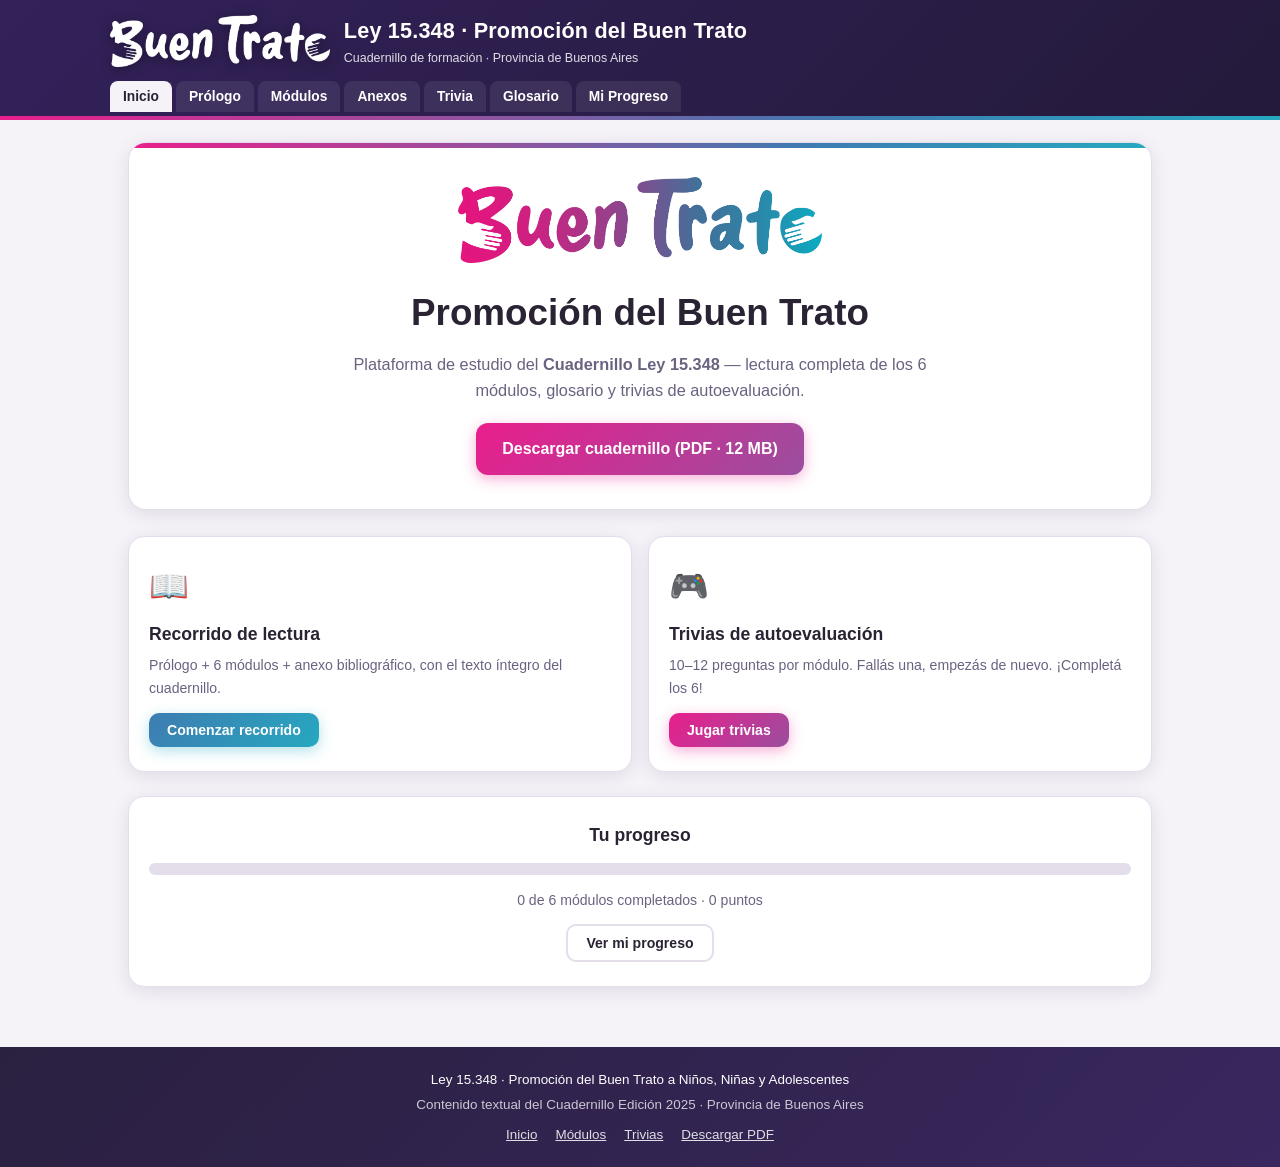
<file: index.html>
<!DOCTYPE html>
<html lang="es">
<head>
<meta charset="UTF-8">
<meta name="viewport" content="width=device-width, initial-scale=1.0">
<title>Ley 15.348 · Promoción del Buen Trato</title>
<meta name="theme-color" content="#241A3A">
<link rel="icon" type="image/png" href="assets/logo-color.png">
<style>
:root{
  --mag:#E91E8C; --pur:#9B4E9E; --azu:#3E7CB1; --tur:#26A8C0;
  --bg:#F5F2F8; --surf:#FFFFFF; --ink:#2A2333; --ink2:#6B6280;
  --border:#E4DEEB; --shadow:0 4px 18px rgba(36,26,58,.10);
  --head1:#33215A; --head2:#241A3A;
  --ok:#1F9D55; --err:#D4346C; --warn:#E8912D;
}
@media (prefers-color-scheme: dark){
  :root{
    --bg:#15111F; --surf:#211B2E; --ink:#EDE8F5; --ink2:#A79DBE;
    --border:#382F4E; --shadow:0 4px 18px rgba(0,0,0,.45);
    --head1:#2A1B4E; --head2:#181028;
  }
}
*{box-sizing:border-box; margin:0; padding:0}
html{scroll-behavior:smooth}
body{
  font-family:-apple-system,BlinkMacSystemFont,"Segoe UI",Roboto,Helvetica,Arial,sans-serif;
  background:var(--bg); color:var(--ink); line-height:1.6;
  min-height:100vh; display:flex; flex-direction:column;
}
img{max-width:100%; height:auto}
a{color:var(--azu)}
button{font-family:inherit; cursor:pointer}
:focus-visible{outline:3px solid var(--tur); outline-offset:2px}

/* ============ HEADER ============ */
header.cabecera{
  background:linear-gradient(135deg,var(--head1),var(--head2));
  color:#fff; padding:14px 18px 0; position:relative; overflow:hidden;
}
header.cabecera::after{
  content:""; position:absolute; left:0; right:0; bottom:0; height:4px;
  background:linear-gradient(90deg,var(--mag),var(--pur),var(--azu),var(--tur));
}
.cab-in{max-width:1060px; margin:0 auto; display:flex; align-items:center; gap:14px; flex-wrap:wrap}
.cab-logo{height:52px; width:auto; filter:drop-shadow(0 2px 6px rgba(0,0,0,.35))}
.cab-tit{font-size:clamp(1.05rem,2.6vw,1.35rem); font-weight:800; letter-spacing:.2px}
.cab-sub{font-size:.78rem; opacity:.85; font-weight:400; display:block}
nav.tabs{
  max-width:1060px; margin:12px auto 0; display:flex; gap:4px;
  flex-wrap:wrap; padding-bottom:8px;
}
nav.tabs button{
  background:rgba(255,255,255,.08); color:#fff; border:0;
  padding:8px 13px; border-radius:8px 8px 0 0; font-size:.86rem;
  font-weight:600; transition:background .15s;
}
nav.tabs button:hover{background:rgba(255,255,255,.18)}
nav.tabs button.on{background:var(--bg); color:var(--ink)}

/* ============ LAYOUT ============ */
main{flex:1; width:100%; max-width:1060px; margin:0 auto; padding:22px 18px 60px}
.vista{display:none; animation:aparece .25s ease}
.vista.on{display:block}
@keyframes aparece{from{opacity:0; transform:translateY(6px)} to{opacity:1; transform:none}}
h1.tit{font-size:clamp(1.5rem,4vw,2.1rem); font-weight:800; margin:6px 0 14px; line-height:1.25}
h2.sec{font-size:1.2rem; font-weight:800; margin:26px 0 10px; color:var(--pur)}
h3.sub{font-size:1.02rem; font-weight:700; margin:20px 0 8px; color:var(--azu)}
p.blk{margin:10px 0; font-size:.97rem}
.volver{
  display:inline-block; background:none; border:1px solid var(--border);
  color:var(--ink2); padding:6px 14px; border-radius:20px; font-size:.85rem;
  margin-bottom:14px; transition:all .15s;
}
.volver:hover{border-color:var(--azu); color:var(--azu)}

/* ============ HOME ============ */
.hero{
  background:var(--surf); border:1px solid var(--border); border-radius:18px;
  box-shadow:var(--shadow); padding:34px 26px; text-align:center; margin-bottom:26px;
  position:relative; overflow:hidden;
}
.hero::before{
  content:""; position:absolute; top:0; left:0; right:0; height:5px;
  background:linear-gradient(90deg,var(--mag),var(--pur),var(--azu),var(--tur));
}
.hero img.logo-grande{height:86px; margin-bottom:14px}
.hero h1{font-size:clamp(1.5rem,4.5vw,2.3rem); font-weight:900; margin-bottom:8px}
.hero p.ley{color:var(--ink2); font-size:1.02rem; max-width:640px; margin:0 auto 20px}
.btn{
  display:inline-block; border:0; border-radius:12px; padding:13px 26px;
  font-size:1rem; font-weight:700; color:#fff; text-decoration:none;
  background:linear-gradient(135deg,var(--mag),var(--pur));
  box-shadow:0 4px 14px rgba(233,30,140,.35); transition:transform .15s, box-shadow .15s;
}
.btn:hover{transform:translateY(-2px); box-shadow:0 7px 20px rgba(233,30,140,.45)}
.btn.sec{background:linear-gradient(135deg,var(--azu),var(--tur)); box-shadow:0 4px 14px rgba(38,168,192,.35)}
.btn.mini{padding:9px 18px; font-size:.88rem; border-radius:10px}
.btn.ghost{background:none; color:var(--ink); border:2px solid var(--border); box-shadow:none}
.btn.ghost:hover{border-color:var(--pur); color:var(--pur); box-shadow:none}
.acc-grid{display:grid; grid-template-columns:repeat(auto-fit,minmax(240px,1fr)); gap:16px; margin:24px 0}
.acc-card{
  background:var(--surf); border:1px solid var(--border); border-radius:16px;
  padding:24px 20px; box-shadow:var(--shadow); text-align:left; transition:transform .15s;
}
.acc-card:hover{transform:translateY(-4px)}
.acc-card .ico{font-size:2rem; margin-bottom:8px}
.acc-card h3{font-size:1.1rem; margin-bottom:6px}
.acc-card p{font-size:.88rem; color:var(--ink2)}
.acc-card .btn{margin-top:14px}

/* ============ MÓDULOS GRID ============ */
.mod-grid{display:grid; grid-template-columns:repeat(auto-fill,minmax(250px,1fr)); gap:16px; margin-top:14px}
.mod-card{
  background:var(--surf); border:1px solid var(--border); border-radius:16px;
  padding:20px; box-shadow:var(--shadow); border-top:5px solid var(--mc,var(--pur));
  display:flex; flex-direction:column; gap:8px; transition:transform .15s;
}
.mod-card:hover{transform:translateY(-4px)}
.mod-card .romano{
  display:inline-flex; align-items:center; justify-content:center;
  width:42px; height:42px; border-radius:50%; background:var(--mc,var(--pur));
  color:#fff; font-weight:900; font-size:1.05rem;
}
.mod-card h3{font-size:1.02rem; line-height:1.35}
.mod-card .estado{font-size:.8rem; color:var(--ink2); font-weight:600}
.mod-card .estado.ok{color:var(--ok)}
.mod-card .btn{margin-top:auto; align-self:flex-start}

/* ============ LECTURA ============ */
.leer{background:var(--surf); border:1px solid var(--border); border-radius:16px; box-shadow:var(--shadow); padding:26px 26px 30px; margin-top:8px}
.leer h2.sec{border-bottom:3px solid var(--border); padding-bottom:6px}
.leer p.blk{margin:13px 0; font-size:1rem; line-height:1.75}
.leer .quote{
  border-left:5px solid var(--mag); background:rgba(233,30,140,.07);
  padding:13px 18px; margin:16px 0; border-radius:0 12px 12px 0;
  font-style:italic; font-size:.98rem;
}
.leer ul{margin:10px 0 10px 26px}
.leer li{margin:6px 0}
.mod-acciones{display:flex; gap:12px; flex-wrap:wrap; margin-top:20px}

/* ============ TRIVIA ============ */
.trivia-grid{display:grid; grid-template-columns:repeat(auto-fill,minmax(230px,1fr)); gap:16px; margin-top:14px}
.tv-card{
  background:var(--surf); border:1px solid var(--border); border-radius:16px;
  padding:20px; box-shadow:var(--shadow); border-top:5px solid var(--mc,var(--pur));
}
.tv-card h3{font-size:1rem; margin-bottom:6px}
.tv-card .best{font-size:.82rem; color:var(--ink2); margin-bottom:12px}
.tv-card .best.ok{color:var(--ok); font-weight:700}
.pregunta-box{background:var(--surf); border:1px solid var(--border); border-radius:16px; box-shadow:var(--shadow); padding:28px 26px; max-width:760px; margin:10px auto 0}
.preg-meta{display:flex; justify-content:space-between; align-items:center; font-size:.85rem; color:var(--ink2); font-weight:600; margin-bottom:14px}
.preg-meta .puntos{color:var(--mag); font-weight:800}
.preg-txt{font-size:1.15rem; font-weight:700; line-height:1.5; margin-bottom:18px}
.opts{display:flex; flex-direction:column; gap:10px}
.opts button{
  background:var(--bg); border:2px solid var(--border); border-radius:12px;
  padding:13px 16px; font-size:.97rem; text-align:left; color:var(--ink);
  transition:all .15s; font-weight:500;
}
.opts button:hover:not(:disabled){border-color:var(--azu); transform:translateX(4px)}
.opts button.ok{border-color:var(--ok); background:rgba(31,157,85,.12); font-weight:700}
.opts button.mal{border-color:var(--err); background:rgba(212,52,108,.10)}
.opts button:disabled{cursor:default}
.fb{margin-top:16px; padding:14px 18px; border-radius:12px; font-size:.95rem; display:none; font-weight:600}
.fb.ok{display:block; background:rgba(31,157,85,.12); color:var(--ok); border:1px solid var(--ok)}
.fb.mal{display:block; background:rgba(212,52,108,.10); color:var(--err); border:1px solid var(--err)}
.tv-fin{text-align:center; padding:36px 20px}
.tv-fin .emoji{font-size:3.2rem; margin-bottom:10px}
.tv-fin h2{font-size:1.5rem; margin-bottom:8px}
.tv-fin p{color:var(--ink2); margin-bottom:18px}
.barra{background:var(--border); border-radius:99px; height:12px; overflow:hidden; margin:14px 0}
.barra i{display:block; height:100%; background:linear-gradient(90deg,var(--mag),var(--pur)); border-radius:99px; transition:width .5s}
.barra.verde i{background:linear-gradient(90deg,#1F9D55,#37C46F)}

/* ============ GLOSARIO ============ */
.glo-buscar{
  width:100%; max-width:520px; padding:12px 18px; border-radius:12px;
  border:2px solid var(--border); font-size:1rem; background:var(--surf);
  color:var(--ink); margin-bottom:6px;
}
.glo-buscar:focus{border-color:var(--pur); outline:none}
.glo-lista{margin-top:16px; display:flex; flex-direction:column; gap:12px}
.glo-item{
  background:var(--surf); border:1px solid var(--border); border-radius:12px;
  padding:15px 18px; box-shadow:var(--shadow);
}
.glo-item h4{font-size:.98rem; color:var(--pur); margin-bottom:4px}
.glo-item p{font-size:.9rem; color:var(--ink2)}
.glo-item .tag{
  display:inline-block; font-size:.7rem; font-weight:700; color:#fff;
  background:var(--azu); border-radius:8px; padding:2px 8px; margin-top:7px;
}
.glo-item.hidden{display:none}

/* ============ PROGRESO ============ */
.prog-grid{display:grid; grid-template-columns:repeat(auto-fill,minmax(220px,1fr)); gap:14px; margin-top:14px}
.prog-card{background:var(--surf); border:1px solid var(--border); border-radius:14px; padding:16px; box-shadow:var(--shadow); border-top:4px solid var(--mc,var(--pur))}
.prog-card h4{font-size:.93rem; margin-bottom:4px}
.prog-card .est{font-size:.8rem; font-weight:700}
.prog-card .est.ok{color:var(--ok)}
.prog-card .est.pend{color:var(--warn)}
.puntos-total{
  display:flex; align-items:center; gap:16px; flex-wrap:wrap;
  background:var(--surf); border:1px solid var(--border); border-radius:16px;
  padding:22px 24px; box-shadow:var(--shadow); margin-top:18px;
}
.puntos-num{font-size:2.4rem; font-weight:900; color:var(--mag); line-height:1}
.puntos-lab{font-size:.85rem; color:var(--ink2); font-weight:600}
.felicitacion{
  margin-top:26px; text-align:center; padding:44px 24px; border-radius:20px;
  background:linear-gradient(135deg,var(--mag),var(--pur),var(--azu));
  color:#fff; box-shadow:0 8px 30px rgba(155,78,158,.4); display:none;
}
.felicitacion.on{display:block; animation:aparece .4s ease}
.felicitacion .emoji{font-size:4rem; margin-bottom:12px}
.felicitacion h2{font-size:1.8rem; font-weight:900; margin-bottom:8px}
.felicitacion p{opacity:.95; max-width:520px; margin:0 auto 6px; font-size:1rem}
.felicitacion .puntos-final{font-size:2.6rem; font-weight:900; margin:14px 0 4px}
.felicitacion .btn{margin-top:18px; background:#fff; color:var(--pur); box-shadow:0 4px 14px rgba(0,0,0,.25)}

/* ============ ANEXOS ============ */
.anexo-ref{font-size:.9rem; color:var(--ink2); margin-bottom:16px; font-style:italic}

/* ============ FOOTER ============ */
footer{
  background:linear-gradient(135deg,var(--head2),var(--head1));
  color:#fff; text-align:center; padding:22px 18px; font-size:.84rem; opacity:.97;
}
footer a{color:#fff; opacity:.85}
footer .pie-links{margin-top:8px; display:flex; gap:18px; justify-content:center; flex-wrap:wrap}
footer .pie-links a{cursor:pointer; text-decoration:underline}

/* ============ RESPONSIVE ============ */
@media (max-width:640px){
  .cab-logo{height:44px}
  nav.tabs button{padding:7px 10px; font-size:.8rem}
  .leer{padding:18px 16px 24px; border-radius:12px}
  .pregunta-box{padding:20px 16px}
  .hero{padding:26px 18px}
}
</style>
</head>
<body>

<header class="cabecera">
  <div class="cab-in">
    <img class="cab-logo" src="assets/logo-blanco.png" alt="Buen Trato">
    <div>
      <div class="cab-tit">Ley 15.348 · Promoción del Buen Trato</div>
      <span class="cab-sub">Cuadernillo de formación · Provincia de Buenos Aires</span>
    </div>
  </div>
  <nav class="tabs" aria-label="Secciones">
    <button data-v="home" class="on">Inicio</button>
    <button data-v="prologo">Prólogo</button>
    <button data-v="modulos">Módulos</button>
    <button data-v="anexos">Anexos</button>
    <button data-v="trivia">Trivia</button>
    <button data-v="glosario">Glosario</button>
    <button data-v="progreso">Mi Progreso</button>
  </nav>
</header>

<main>
  <section class="vista on" id="v-home">
    <div class="hero">
      <img class="logo-grande" src="assets/logo-color.png" alt="Logo Buen Trato">
      <h1>Promoción del Buen Trato</h1>
      <p class="ley">Plataforma de estudio del <strong>Cuadernillo Ley 15.348</strong> — lectura completa de los 6 módulos, glosario y trivias de autoevaluación.</p>
      <a class="btn" href="assets/cuadernillo.pdf" download="Cuadernillo-Ley-15348-Buen-Trato.pdf">Descargar cuadernillo (PDF · 12 MB)</a>
    </div>
    <div class="acc-grid">
      <div class="acc-card">
        <div class="ico">📖</div>
        <h3>Recorrido de lectura</h3>
        <p>Prólogo + 6 módulos + anexo bibliográfico, con el texto íntegro del cuadernillo.</p>
        <button class="btn sec mini" data-v="modulos">Comenzar recorrido</button>
      </div>
      <div class="acc-card">
        <div class="ico">🎮</div>
        <h3>Trivias de autoevaluación</h3>
        <p>10–12 preguntas por módulo. Fallás una, empezás de nuevo. ¡Completá los 6!</p>
        <button class="btn mini" data-v="trivia">Jugar trivias</button>
      </div>
    </div>
    <div class="acc-card" style="text-align:center">
      <h3>Tu progreso</h3>
      <div class="barra" id="home-barra"><i style="width:0%"></i></div>
      <p id="home-estado">0 de 6 módulos completados · 0 puntos</p>
      <button class="btn ghost mini" style="margin-top:12px" data-v="progreso">Ver mi progreso</button>
    </div>
  </section>

  <section class="vista" id="v-prologo">
    <button class="volver" data-v="home">← Inicio</button>
    <h1 class="tit">Prólogo</h1>
    <div class="leer" id="prologo-cuerpo"></div>
  </section>

  <section class="vista" id="v-modulos">
    <button class="volver" data-v="home">← Inicio</button>
    <h1 class="tit">Módulos</h1>
    <p style="color:var(--ink2); margin-bottom:6px">Seis módulos del cuadernillo, con texto completo y trivia asociada a cada uno.</p>
    <div class="mod-grid" id="mods-grid"></div>
  </section>

  <section class="vista" id="v-trivia">
    <button class="volver" data-v="home">← Inicio</button>
    <h1 class="tit">Trivias de autoevaluación</h1>
    <p style="color:var(--ink2)">10–12 preguntas por módulo. Una respuesta incorrecta reinicia la trivia del módulo.</p>
    <div class="trivia-grid" id="tv-grid"></div>
  </section>

  <section class="vista" id="v-anexos">
    <button class="volver" data-v="home">← Inicio</button>
    <h1 class="tit">Anexos</h1>
    <p style="color:var(--ink2)">Anexo bibliográfico del cuadernillo.</p>
    <div class="acc-card" style="margin-top:14px">
      <div class="ico">📚</div>
      <h3>Anexo bibliográfico</h3>
      <p>Referencias por módulo del cuadernillo.</p>
      <button class="btn sec mini" data-v="anexo-cuerpo-view">Leer anexo</button>
    </div>
  </section>

  <section class="vista" id="v-glosario">
    <button class="volver" data-v="home">← Inicio</button>
    <h1 class="tit">Glosario</h1>
    <input class="glo-buscar" id="glo-buscar" type="search" placeholder="Buscar término… (ej.: adultocentrismo)" aria-label="Buscar término">
    <div class="glo-lista" id="glo-lista"></div>
  </section>

  <section class="vista" id="v-progreso">
    <button class="volver" data-v="home">← Inicio</button>
    <h1 class="tit">Mi Progreso</h1>
    <div class="prog-grid" id="prog-grid"></div>
    <div class="puntos-total">
      <div>
        <div class="puntos-num" id="prog-puntos">0</div>
        <div class="puntos-lab">puntos acumulados</div>
      </div>
      <div style="flex:1; min-width:220px">
        <div class="barra" id="prog-barra"><i style="width:0%"></i></div>
        <div class="puntos-lab" id="prog-txt">0 de 6 módulos completados</div>
      </div>
      <button class="btn ghost mini" id="btn-reiniciar">Reiniciar todo</button>
    </div>
    <div class="felicitacion" id="felicitacion">
      <div class="emoji">🎉</div>
      <h2>¡Felicitaciones!</h2>
      <p>Completaste las 6 trivias de la Ley de Promoción del Buen Trato.</p>
      <div class="puntos-final" id="fel-puntos">600</div>
      <p style="font-size:.9rem">puntos totales</p>
      <a class="btn" href="assets/cuadernillo.pdf" download="Cuadernillo-Ley-15348-Buen-Trato.pdf">Descargar el cuadernillo (PDF)</a>
    </div>
  </section>

  <!-- vistas dinámicas (módulos y trivias) se generan por JS -->
</main>

<footer>
  <div>Ley 15.348 · Promoción del Buen Trato a Niños, Niñas y Adolescentes</div>
  <div style="opacity:.75; margin-top:4px">Contenido textual del Cuadernillo Edición 2025 · Provincia de Buenos Aires</div>
  <div class="pie-links">
    <a data-v="home">Inicio</a>
    <a data-v="modulos">Módulos</a>
    <a data-v="trivia">Trivias</a>
    <a href="assets/cuadernillo.pdf" download>Descargar PDF</a>
  </div>
</footer>

<script>
"use strict";
/* ============ DATOS (inyectados por build) ============ */
var DATA = {"anexoTitulo":"Anexo bibliográfico","anexos":[{"t":"p","x":"# Anexo bibliográfico"},{"t":"p","x":"Defensa de la Nación."},{"t":"p","x":"LEMOS, Flavia; SCHEINVAR, Estela (2012). Os direitos da criança e do adolescente: o caminho da judicialização. En Universidade e sociedade ano XXII, n. 50, p.72-133, jun. 2012. San Pablo: Sindicato Nacional de Instituciones de de Educación Superior."},{"t":"p","x":"MORALES, Soledad (2013) ¿Gubernamentalidad progresista? Análisis de políticas para la infancia en los gobiernos del Frente Amplio en Uruguay. Tesis presentada en la Universi-dad del Estado de Río de Janeiro. Centro de Educación y Humanidades."},{"t":"p","x":"PILOTTI, Francisco (2001) Globalización y Convención sobre los Derechos del Niño: El contexto del texto. Serie Políticas Sociales Nro. 48. División de Desarrollo Social. Santiago de Chile: CEPAL."},{"t":"p","x":"PUPAVAC, Vanessa (2001) Misanthropy without borders: The international children´s rights regime en Disasters Oxford. Blackwell Edition."},{"t":"p","x":"ROJAS NOVOA, Soledad (2012) Reflexiones sobre la instalación de una perspectiva internacional de los Derechos del Niño: un modelo americano de burocratización de la infancia, en Revista de Sociología Nro. 27 pp. 103 a 119. Santiago de Chile: Departamento de Sociología, Universidad Nacional de Chile."},{"t":"p","x":"LERNER,Gerda (1986) La creación del patriarcado, Barcelona,Editorial Crítica."},{"t":"p","x":"DUARTE QUAPPER, Claudio, (2016)Genealogía del adultocentrismo. La constitución de un Patriarcado Adultocéntrico. Universidad de Chile."},{"t":"p","x":"DUARTE QUAPPER, Claudio. (2012) Sociedades adultocéntricas: sobre sus orígenes y reproducción, Última Década, Universidad de Chile."},{"t":"p","x":"http://foruminfancias.com.ar/ h t t p s : / / w w w . c l a r i n . c o m / b u e n a - v i d a / g e n e r a c i o n - c r i s t a l - e v i -tar-criar-hijos-fragiles_0_xuMZgJA-J.html?gclid=Cj0KCQjw1aOpBhCOARIsACXYv-e48T8 nKjhu6-q9X5PLICfXStngtfjlsGfVvv4m7ZjB-JmPGRchwz8aAqBAEALw_wcB Cuadernillo para reflexionar sobre la construcción de las masculinidades, ATAJO Dirección General de Acceso a la Justicia, DGPG Dirección General de Políticas de Género. septiembre 2020"},{"t":"p","x":"ABERASTURI, Arminda Y KNOBEL Mauricio. (1999) Adolescencia normal, un enfoque psicoanalítico. Paidós Ibérica CRITZMANN, Sabrina, (2019) Hoy no es siempre. Guía pediátrica para una crianza respetuosa. Ed. Planeta FERNANDEZ DEL CASTILLO, I. (2012) La revolución del nacimiento, Editorial Gránica GASTALDI, Daniela, Estrés en el embarazo. Curso “Psicología del embarazo. Psicoperinatali-dad”."},{"t":"p","x":"MICHEL ODENT, La revolución del nacimiento de Isabel Fernández del Castillo, Autoralia eBooks con conciencia, 2012."},{"t":"p","x":"Guía práctica para evitar gritos, chirlos y estereotipos. Unicef, Argentina 2017 Lagarde, Marcela (1996). Género y feminismo. Desarrollo humano y democracia. horas y horas."},{"t":"p","x":"GUATTARI, F., & ROLNIK, S. (2006) “Micropolítica, cartografías de deseo”. Ed. Traficantes de sueños ULLOA, Fernando O. (1995) “Novela Clínica psicoanalítica, Historial de una práctica”. Edito-rial Paidós, Buenos Aires FERNANDEZ, Ana María, (2012) Jóvenes de vidas grises. Psicoanálisis y biopolítica. Edito-rial Nueva Visión, Buenos Aires CHÁVEZ CARAPIA, Julia Del Carmen, ed. (2004). Introducción. Perspectiva de Género. Plaza y Valdes."},{"t":"p","x":"h t t p s : / / m i n i s t e r i o d e l a s m u j e r e s . g b a . g o b . a r / g e s t o r / u p l o a d s / M u n i -cipios_Genero_y_territorio_01_dig.pdf h t t p s : / / w w w . a r g e n t i n a . g o b . a r / s i t e s / d e f a u l t / f i l e s / e j e - r e c o n o -cer-la-perspectiva-de-genero.pdf https://www.cepal.org/es/sobre-el-cuidado-y-las-politicas-de-cuidado https://www.youtube.com/@MinGenerosAR h t t p s : / / w w w . l e g i s v e r . g o b . m x / e q u i d a d N o t a s / p u b l i c a c i o n L X I I I / H i -persexualizaci%C3%B3n%20.pdf RODRÍGUEZ ENRÍQUEZ, Corina María (2014) Revista: Documentos de Trabajo \"Políticas públicas y derecho al cuidado\" ISSN: 2422-7021 Editorial: Equipo Latinoamericano de Justi-cia y Género"},{"t":"p","x":"GUEMUREMAN, S. Y GUGLIOTTA, A. (1998). Aportes para la reflexión acerca de la violencia perpetrada sobre los niños, niñas y adolescentes. En Izaguirre, I. (Eds). Violencia Social y Derechos Humanos. Buenos Aires: Eudeba."},{"t":"p","x":"MEIRIEU, P; BRENER,G. ; GALLI, G.; MARTÍNEZ,M.; BIRGIN, A; SFERCO,S. (2019). Judiciali-zación de las relaciones escolares.Ed. Noveduc."},{"t":"p","x":"MÓNICA RODRÍGUEZ-GONZÁLEZ, ARTURO LOREDO-ABDALÁ (2019) Artículo de revisión Acta Pediatr Mex. Negligencia: modalidad subestimada del maltrato al infante."},{"t":"p","x":"Guía de actuación para los equipos de la Línea 102 ante situaciones de violencia digital: Ciberbullying, Grooming y Difusión de imágenes íntimas sin consentimiento"},{"t":"h2","x":"DISCRIMINACIÓN, IGUALDAD Y DIFERENCIA POLÍTICA"},{"t":"p","x":"Unicef.org. La violencia Guía de sensibilización sobre Convivencia Digital Unicef.org Abuso sexual El Ministerio de Justicia y UNICEF presentan un informe sobre las violencias que padecen niñas, niños y adolescentes | Argentina.gob.ar"},{"t":"p","x":"PAUTAS DE ALARMA - INDICADORES DE ABUSO SEXUAL | Provincia de Buenos Aires Guía de actuación para los equipos de la Línea 102 ante situaciones de violencia digital: Ciberbullying, Grooming y Difusión de imágenes íntimas sin consentimiento Protocolo para la Deteccion e Intervención en Situaciones de Maltrato Infantil desde el Sistema de Salud Guía de Orientación para la Intervención en Situaciones Conflictivas en el Escenario Escolar"},{"t":"h2","x":"PROTOCOLO INSTITUCIONAL PARA EL ABORDAJE DE SITUACIONES DE SOSPECHA DE"},{"t":"p","x":"PROTOCOLO INSTITUCIONAL PARA EL ABORDAJE DE SITUACIONES DE SOSPECHA DE VIOLENCIA SEXUAL CONTRA NIÑOS, NIÑAS Y ADOLESCENTES."},{"t":"p","x":"Guía práctica de abordaje integral ante situaciones de violencia sexual contra niñeces y adolescencias Guía de actuación frente a situaciones de Acoso sexual a niños, niñas y/o adolescentes en entornos digitales o Grooming.pdf"},{"t":"h2","x":"PROTOCOLO DE PROCEDIMIENTOS PARA LA APLICACIÓN DE MEDIDAS DE PROTEC-"},{"t":"p","x":"gba.gob.ar"}],"glosario":[{"d":"Disposición de las personas adultas a negar a las niñas, niños y adolescentes la potestad de decidir sobre sus propias vidas y sobre el futuro.","m":2,"t":"Adultocentrismo"},{"d":"Delegación total del cuidado del/la niño/a en otras personas por parte de padres o tutores, con desaparición física y desentendimiento completo de la compañía y el cuidado.","m":5,"t":"Abandono"},{"d":"Prácticas sexuales impuestas o interacciones sexuales en las que el consentimiento no existe o no puede ser dado, ejercidas mayormente aprovechando el vínculo de confianza.","m":5,"t":"Abuso sexual infantil"},{"d":"Prácticas de cuidado y acompañamiento de NNyA que el cuadernillo busca volver habituales, en clave de corresponsabilidad, con el Estado como garante del apoyo y el sostén.","m":6,"t":"Buen trato"},{"d":"Tratado internacional de 1989 que reconoce a niñas, niños y adolescentes como sujetos plenos de derechos, con jerarquía constitucional en Argentina desde la reforma de 1994.","m":1,"t":"Convención Internacional de los Derechos del Niño (CIDN)"},{"d":"Compromiso con el buen trato asumido por toda la sociedad y de interés público, que valora las redes comunitarias y las respuestas locales para promover y restituir los derechos vulnerados.","m":6,"t":"Corresponsabilidad"},{"d":"Actividades y tareas destinadas a satisfacer las necesidades de las personas para su bienestar en los planos material, económico, moral y emocional; demandan tiempo, capacidades y esfuerzo.","m":4,"t":"Cuidado"},{"d":"Documento internacional que estableció principios fundamentales para la protección de la niñez: alimentación, vivienda, educación, atención médica adecuada y protección contra la explotación económica y el maltrato.","m":1,"t":"Declaración de Ginebra (1924)"},{"d":"Conjunto de derechos inherentes a toda persona por el solo hecho de serlo, universales, indivisibles e interdependientes.","m":1,"t":"Derechos humanos"},{"d":"Falta de igualdad de trato por razón de raza, religión, origen étnico, género, discapacidad u otra condición.","m":1,"t":"Discriminación"},{"d":"Responsabilidad del Estado de garantizar las condiciones necesarias que permitan asegurar el goce y ejercicio efectivo de los derechos de NNyA.","m":3,"t":"Estado garante"},{"d":"Asignación obligatoria a NNyA de trabajos continuados que exceden lo habitual, deberían realizarlos personas adultas e interfieren en sus actividades sociales o escolares, con beneficio económico para la familia.","m":5,"t":"Explotación laboral"},{"d":"Construcción sociocultural de las diferencias entre varones y mujeres; desnaturaliza roles y expectativas atribuidos al sexo.","m":2,"t":"Género"},{"d":"Experiencia interna e individual del género tal como la vive cada persona, que puede coincidir o no con el sexo asignado al nacer.","m":2,"t":"Identidad de género"},{"d":"Etapa de la vida entre el nacimiento y la niñez; en la Ley 15.348 se la entiende en una perspectiva de derechos y de pluralidad de trayectorias.","m":1,"t":"Infancia"},{"d":"Reconocimiento del entramado de opresiones y vulneraciones (clasistas, racistas, por género, etnia, capacitismo y etarias) que singularizan las trayectorias de vida de NNyA.","m":6,"t":"Interseccionalidad"},{"d":"Ley de Promoción del Buen Trato a Niños, Niñas y Adolescentes de la Provincia de Buenos Aires (2022): tiene por objeto la capacitación en promoción del Buen Trato a niños, niñas y adolescentes.","m":6,"t":"Ley 15.348"},{"d":"Todo acto intencional o no, por acción u omisión, que vulnere uno o más derechos de niñas, niños y adolescentes; incluye castigos físicos y emocionales.","m":5,"t":"Maltrato"},{"d":"Modelo cultural de varón que impone dominación, virilidad y falta de afecto como ideales, sosteniendo relaciones de poder desiguales.","m":2,"t":"Masculinidad hegemónica"},{"d":"Omisión en la provisión de las condiciones indispensables para el desarrollo: salud, alimentación, educación, protección y afecto.","m":5,"t":"Negligencia"},{"d":"Etapa vital de niñas y niños comprendida en una perspectiva de derechos, no como «futuros» adultos sino como sujetos del presente.","m":1,"t":"Niñez"},{"d":"Sistema de organización social basado en la supremacía del varón y la subordinación de las mujeres, que sostiene la desigualdad de género.","m":2,"t":"Patriarcado"},{"d":"Reconocimiento de que niñas, niños y adolescentes adquieren gradualmente capacidad para decidir según su edad, madurez y desarrollo.","m":3,"t":"Principio de autonomía progresiva"},{"d":"Recuperación de los derechos vulnerados de NNyA en el marco de medidas de protección, tendiendo a evitar la separación del niño de su familia o de quien tenga a cargo su cuidado.","m":6,"t":"Restitución de derechos"},{"d":"Derecho a la protección de la salud física y mental en todas las etapas evolutivas, con enfoque de derechos y de género.","m":3,"t":"Salud integral"},{"d":"Experiencia corporal, afectiva y social que abarca identidad, orientación y derechos sexuales y reproductivos a lo largo de la vida.","m":2,"t":"Sexualidad"},{"d":"Tareas de cuidado y del hogar, históricamente atribuidas a las mujeres, invisibilizadas y no reconocidas como trabajo.","m":4,"t":"Trabajo doméstico no remunerado"},{"d":"Violencia que expresa una asimetría de poder respecto al género y que se manifiesta a través de formas físicas, verbales, psicológicas, simbólicas y económicas.","m":5,"t":"Violencia de género"},{"d":"En el cuadernillo, la «dimensión simbólica»: imaginarios, representaciones, pautas culturales, mandatos, expectativas y sentido común que le otorgan legitimidad social al sistema adultocéntrico.","m":2,"t":"Violencia simbólica"},{"d":"Situación de riesgo para los derechos de niñas, niños y adolescentes derivada de condiciones personales, familiares o sociales.","m":3,"t":"Vulnerabilidad"}],"modulos":[{"bloques":[{"t":"p","x":"# Módulo 1. Derechos Humanos y representaciones de las niñeces, adolescencias y juventudes en la historia argentina"},{"t":"h2","x":"ANTECEDENTES. MARCO NORMATIVO INTERNACIONAL"},{"t":"p","x":"contenidos de documentos internacionales tales como la Declaración de Ginebra de 1924, estableció principios fundamentales para la protección de la niñez. Entre estos principios se encontraban el derecho a recibir alimentación, vivienda, educación y atención médica adecuadas, así como el derecho a la protección contra la explotación económica y el maltrato."},{"t":"p","x":"Esta legislación sentó las bases para la posterior evolución de los derechos de las niñeces a do que los países no estaban legalmente obligados a cumplirla."},{"t":"p","x":"marcó un hito importante en la protección de los derechos NNyA. Esta Convención fue impulsada por los avances en la comprensión de los derechos humanos y la necesidad de establecer un marco legal más sólido para proteger y promover los derechos de NNyA en todo el mundo."},{"t":"p","x":"A diferencia de la Declaración de Ginebra, la Convención Internacional sobre los Derechos del Niño es un tratado legalmente vinculante. Es un tratado que establece los derechos fundaUnidas el 20 de noviembre de 1989 y entró en vigor el 2 de septiembre de 1990. Es considerada El proceso de elaboración de la Convención se inició en 1979 cuando la Asamblea General de las Naciones Unidas decidió establecer una comisión encargada de redactar una declaración de los derechos del niño. Esta comisión estuvo conformada por expertos en la materia y representantes de diferentes países."},{"t":"p","x":"Durante la década de 1980, se llevaron a cabo varias reuniones y consultas a nivel internacional para recopilar opiniones y experiencias de gobiernos, organizaciones no gubernamentales, permitieron obtener información valiosa sobre las necesidades y preocupaciones de las niñeces en diferentes partes del mundo."},{"t":"p","x":"adoptada por consenso el 20 de noviembre de 1989. Este día se celebra como el Día Universal del Niño en conmemoración de esta importante fecha."},{"t":"p","x":"La Convención establece una serie de derechos fundamentales para todo NNyA, como el derecho a la vida, la supervivencia, el desarrollo, la protección y la participación. También establece los deberes y responsabilidades de los gobiernos, las familias y la sociedad en general para garantizar el pleno cumplimiento de estos derechos."},{"t":"p","x":"-chos y promueve su participación activa en todos los asuntos que les conciernen. Además, ha generado la adopción de legislaciones nacionales y ha sido un referente clave para la promoción y protección de los derechos del niño en todo el mundo."},{"t":"p","x":"La Declaración de Ginebra de 1924 y la Convención Internacional sobre los Derechos del Niño están relacionadas en el sentido de que ambas son expresiones importantes de los esfuerzos internacionales para proteger y promover estos derechos."},{"t":"p","x":"En este sentido, las Reglas Mínimas de las Naciones Unidas para la Administración de la Justi-cia de Menores, también conocidas como \"Reglas de Beijing\", fueron adoptadas por la Asam-blea General de las Naciones Unidas en 1985. Estas reglas proporcionan pautas y principios para la administración de justicia juvenil, con el objetivo de garantizar el respeto de los dere-pales son las siguientes:"},{"t":"p","x":"Principio de interés superior del Las reglas establecen que el interés superior del menor debe ser una consideración primordial en todas las decisiones y medidas que se tomen en el sistema de justicia juvenil."},{"t":"p","x":"No discriminación: Se promueve la igualdad de trato y no discriminación de los menores, independientemente de su raza, religión, origen étnico, género, discapacidad u otra condición."},{"t":"p","x":"Privación de libertad como último recurso: Las Reglas de Beijing enfatizan que la privación de libertad debe ser utilizada como último recurso y durante el menor tiempo posible. Se fomenta el uso de medidas alternativas a la privación de libertad, como la libertad condicional, programas de rehabilitación y servicios comunitarios."},{"t":"p","x":"tienen derecho a un juicio justo, a ser informados de los cargos en su contra, a la asistencia legal y a la presunción de inocencia. También se establecen garantías para proteger su integridad física y mental durante los procesos judiciales."},{"t":"p","x":"Separación de adultos y : Se establece la necesidad de separar a los menores de los adultos en el sistema de justicia, evitando la mezcla de ambas poblaciones en centros de Rehabilitación y reintegración social: Las reglas enfatizan la importancia de la rehabilitación y la reintegración social de los menores, a través de programas educativos, de capacitación y de apoyo psicosocial."},{"t":"p","x":"Participación activa de los : Se reconoce el derecho a participar en los procesos judiciales que los afectan, expresando su opinión y siendo escuchados de acuerdo con su edad y madurez."},{"t":"p","x":"Las Reglas de Beijing representan un importante marco internacional para el tratamiento de numerosos países, incluyendo Argentina, y han contribuido a la protección y promoción de los"},{"t":"h2","x":"MARCO NORMATIVO EN ARGENTINA"},{"t":"p","x":"En América Latina se ha tenido una mirada crítica sobre el trato, el modo autoritario y disciplinador que las diferentes instituciones han ejercido sobre los niños, niñas y adolescentes. Sobre todo entre aquellos niños y niñas cuyos derechos fueron vulnerados, ya que se los consideraba en riesgo material o social y que permanecían en la órbita de instituciones como el Patronato de Menores, orfanatos, reformatorios y pupilados. En las últimas décadas, estas instituciones, han sido objeto de cuestionamiento debido a sus prácticas coercitivas y su falta de enfoque en el desarrollo integral y el respeto de los derechos de la infancia. En este contexto, se hace necesario examinar críticamente el papel y el impacto de estas instituciones en la vida de los niños, respetuosos para su atención y protección."},{"t":"p","x":"de derecho de las niñeces y adolescencias en Argentina:"},{"t":"p","x":"Hasta el 2005, el paradigma que imperó fue reconocido como la Ley de Patronato de menores, o \"Ley Agote\" Ley N°10.903, sancionada el 29 de septiembre de 1919, la cual estableció un sistema de tutela estatal para la protección y asistencia de menores en situación de riesgo, quienes se constituían en una “amenaza para la sociedad”. Esta ley consolida la intervención del Estado en la vida de los niños pobres, otorgando facultades a los jueces para disponer arbi-ra material o moralmente abandonado, según conceptos de la época. En consonancia con el -tro país la “Doctrina de la Situación Irregular” que consideraba que “el menor” se encuentra en situación irregular debido a atributos personales de carácter individual, lo que hace que presente conductas desviadas de las normas establecidas."},{"t":"p","x":"devenir histórico, con acciones correctivas, separación e internación como modo de normalización y modalidades de intervención en las infancias, disciplinando cuerpos y conductas como principal recurso, con un fuerte enfoque punitivo. Hasta ese momento, se consideraba a los niños y adolescentes en una \"situación irregular\" cuando no estaban bajo la tutela de sus padres o cuando se encontraban en circunstancias de abandono, maltrato, negligencia o cualquier otra forma de vulnerabilidad."},{"t":"p","x":"Cabe destacar que, en este contexto nacional, el día 5 de mayo de 1983 se sanciona la Ley 22.803 del Régimen Penal de Minoridad estableciendo que no es punible ningún menor de 16 años."},{"t":"p","x":"como la Ley de Protección Integral de los Derechos de las Niñas, Niños y Adolescentes, Ley N° 26.061, promulgada en Argentina el 28 de septiembre de 2005, estableciendo un marco jurídico integral para la protección de los derechos de los niños, niñas y adolescentes representando un hito muy importante."},{"t":"p","x":"-ción de los derechos de los niños y adolescentes en Argentina, reconociendo su condición de sujetos de derechos y garantizando su desarrollo pleno y su participación activa. Como -sidad de pensar a este colectivo como un conjunto de sujetos políticamente activos, con niñas y adolescentes sino las situaciones de vulneración a las que se encuentran expuestos."},{"t":"p","x":"Algunos de los aspectos centrales de esta perspectiva apuntan a la comprensión de niños y niñas de acuerdo con su singularidad, entendiendo que se encuentran atravesados por las mismas condiciones socio-políticas que el resto de la sociedad. A continuación, se enumeran sus ejes principales:"},{"t":"p","x":"a los niños, niñas y adolescentes, se debe tener en cuenta su interés superior como consideración primordial. Derecho a la vida, supervivencia y desarrollo: Reconoce y garantiza el derecho de los niños, niñas y adolescentes a la vida, la supervivencia y un desarrollo integral en todas sus dimensiones. Derecho a la identidad: Garantiza el derecho de los niños, niñas y adolescentes a conocer Derecho a la participación: Promueve la participación activa de los niños, niñas y adolescentes en los asuntos que les conciernen, fomentando la escucha y la toma de decisiones en función de su desarrollo y bienestar. Protección contra la violencia y el maltrato: Establece medidas de prevención y protección contra cualquier forma de violencia, abuso, explotación y maltrato hacia los niños, niñas y adolescentes. Acceso a servicios de salud, educación y bienestar: Garantiza el acceso de los niños, niñas y adolescentes a servicios de salud, educación, asistencia social y demás derechos fundamentales."},{"t":"p","x":"-tizar los derechos sexuales y los derechos reproductivos de toda la población y disminuir las desigualdades que afectan la salud sexual y la salud reproductiva, desde una perspectiva de derechos y de género."},{"t":"p","x":"-mulgada el 4 de octubre de 2006 estableciendo el marco normativo para la implementación de la educación sexual en todas las instituciones educativas del país, tanto públicas como privadas. La ESI tiene como objetivo garantizar el derecho de todos los estudiantes a recibir de igualdad, respeto, autonomía, cuidado del cuerpo y de la salud, prevención de situaciones de riesgo, valorar la afectividad, garantizar la equidad de género, respetar la diversidad y ejercer los derechos. Además, la ley establece la formación docente en ESI y promueve la participación de la comunidad educativa en su implementación."},{"t":"p","x":"El 9 de mayo de 2012 se sancionó la Ley n° 26.743 de Identidad de Género en la Argentina, una medida pionera en el mundo que reconoce el derecho de las personas a ser inscriptas sexo, y el cambio de nombre de pila e imagen, cuando no coincidan con su identidad de género autopercibida. Un resultado de la lucha colectiva que permite construir una sociedad con más derechos, igualdad e inclusión."},{"t":"p","x":"La Ley Nacional N° 27.053, promulgada en Argentina el 2 de Abril de 2014, como Día Nacio-nal de Concienciación sobre el Autismo en coincidencia con el Día Mundial de ConcienciaLa Ley Micaela o \"Ley Micaela de Capacitación Obligatoria en Género para todas las personas que integran los Tres Poderes del Estado\", Ley N° 27499, es una ley nacional sancionada en Argentina en 2018 y promulgada en 2019, que establece la capacitación obligatoria en la temática de género y violencia contra las mujeres para todas las personas que se desempeñen en la función pública en todos sus niveles y jerarquías en los poderes Ejecutivo, Legislativo y Judicial de la Nación en la República Argentina. Su nombre se debe a que fue resultado de la movilización social tras el femicidio de la adolescente Micaela García en 2017 y generó exigencias hacia los organismos del Estado en capacitación en perspectiva de género."},{"t":"p","x":"Ley Nacional 27.611 “Atención y Cuidado Integral de la Salud durante el Embarazo y la Primera Infancia” sancionada el 30 de diciembre del 2020, tiene por objeto fortalecer el cuidado integral de la salud y la vida de las mujeres y otras personas gestantes, de los niños y las niñas en la primera infancia, en cumplimiento de los compromisos asumidos por el estado en materia de salud pública y derechos humanos de las mujeres y personas con reducir la mortalidad, la malnutrición y la desnutrición, proteger y estimular los vínculos tempranos, el desarrollo físico y emocional y la salud de manera integral, y prevenir la violencia."},{"t":"p","x":"Es también conocida como Ley 1000 días, tuvo y tiene como objetivos proteger, fortalecer y acompañar el cuidado integral de la vida y la salud de las personas gestantes y las niñas y los niños en sus primeros 3 años."},{"t":"p","x":"De allí se desprende el programa \"Qunita\" es un plan implementado en Argentina que brinda asistencia económica a las familias para la atención y cuidado de sus hijos recién nacide brindarles asesoramiento y contención durante los primeros meses de vida del bebé."},{"t":"h2","x":"MARCO NORMATIVO EN LA PROVINCIA DE BUENOS AIRES"},{"t":"p","x":"En los últimos años, la provincia de Buenos Aires ha implementado diversas políticas para promover y proteger los derechos de las niñeces. Estas políticas tienen como objetivo garantizar su bienestar, desarrollo integral y participación activa en la sociedad. Recono-ciendo la importancia de respetar los derechos de las niñeces y adolescencias, se han impulsado iniciativas en áreas clave como la educación, salud, protección social y participación -ver un entorno seguro y favorable para las niñeces, permitiéndoles crecer y prosperar."},{"t":"p","x":"Derecho a la educación inclusiva: La provincia de Buenos Aires ha implementado políticas para asegurar el acceso equitativo a la educación de calidad para todos los niños y adolescentes. Se han promovido medidas para la inclusión educativa, garantizando la igualdad de oportunidades y adaptando los entornos escolares a las necesidades de cada estudiante. Se han desarrollado programas de apoyo a la escolaridad, becas y recursos para garantizar la permanencia y el éxito educativo de las niñeces."},{"t":"p","x":"Protección integral y prevención de la violencia: La provincia ha implementado políticas para prevenir y abordar la violencia contra las niñeces. Se han fortalecido los mecanismos de protección y se ha promovido la sensibilización y capacitación de profesionales para especializados de atención y contención para las víctimas de abuso, maltrato y explotación."},{"t":"p","x":"Salud y bienestar: Se han impulsado políticas para garantizar el acceso a servicios de salud de calidad, promoviendo la atención integral de las niñeces. Se han implementado programas de atención primaria, vacunación, nutrición y salud mental, priorizando la detección temprana de enfermedades y la promoción de estilos de vida saludables. También se ha trabajado en la prevención de adicciones y el acceso a tratamientos especializados."},{"t":"p","x":"Participación ciudadana: Se ha fomentado la participación activa de las niñeces en la toma de decisiones que los afectan. Se han implementado espacios de participación y consulta, promoviendo la expresión de sus opiniones y propuestas. Se han creado consejos de participación y se ha incentivado su involucramiento en procesos democráticos y sociales."},{"t":"p","x":"-lecer a las familias como entornos protectores y brindar apoyo en situaciones de vulnerabilidad. Se han establecido programas de asistencia social, orientación familiar y acceso a recursos básicos. Además, se ha trabajado en la promoción de la parentalidad positiva y el fortalecimiento de los vínculos familiares."},{"t":"h2","x":"LEYES IMPLEMENTADAS"},{"t":"p","x":"Ley 13.298 - Ley de la Promoción y Protección Integral de los derechos del niño. Decreto Ley 13.634 penal juvenil."},{"t":"p","x":"Ley 13.688 - Ley Provincial de Educación, sancionada en el año 2007. Regula el ejercicio la soberanía e identidad nacional, profundizando el ejercicio de la ciudadanía democrática, el respeto de los derechos humanos y las libertades fundamentales."},{"t":"p","x":"Ley 13.803 - Ley de Prevención y Erradicación del Trabajo Infantil - 2007- Programa Provincial para la Prevención y Erradicación del Trabajo Infantil, en todo el territorio de la Pro-vincia de Buenos Aires que tendrá como objeto la detección, prevención y erradicación del trabajo infantil."},{"t":"p","x":"Ley 14.580 - Ley de Salud Mental- 2014- Su función es promover el derecho a la protección de la salud mental y el completo goce de los derechos humanos de aquellas personas que tienen algún sufrimiento mental."},{"t":"p","x":"La Ley provincial N° 15.134 -conocida popularmente como Ley Micaela bonaerense- fue sancionada el 21 de marzo de 2019 y establece la capacitación obligatoria en la temática de género y prevención de violencias contra las mujeres para todas las personas que se desLey 15.348 - Ley de Buen Trato- 2022- Su objetivo es la capacitación en promoción del Buen trato a niños, niñas y adolescentes. Sus destinatarios son los trabajadores de los Tres Poderes, como así también aquellos que se desempeñan en organizaciones de la sociedad civil. Se pretende desnaturalizar las prácticas inadecuadas por parte de los adultos, para combatir todo tipo de maltrato."},{"t":"p","x":"Vinculado a ello, se mencionan políticas públicas relacionadas a infancias y adolescencias:"},{"t":"p","x":"Programa Materno-Infantil: Implementación de programas de atención y cuidado de la salud materno-infantil, con enfoque en la atención prenatal, el cuidado durante el parto y el seguimiento postnatal."},{"t":"p","x":"Programa de Educación Inclusiva: Promoción de la inclusión educativa de niños y adolescentes con discapacidad, garantizando su acceso a la educación y adaptando los entornos educativos a sus necesidades."},{"t":"p","x":"Programa de Alimentación Escolar: Implementación de programas de alimentación escolar para garantizar la nutrición adecuada de niños y adolescentes en edad escolar. Programa de Prevención del Trabajo Infantil: Desarrollo de acciones para prevenir y erradicar el trabajo infantil en la provincia, a través de campañas de concientización, capacitación y regulación laboral."},{"t":"p","x":"Programa de Prevención y Atención de la Violencia Infantil: Implementación de medidas para prevenir y abordar la violencia infantil, incluyendo la promoción de entornos protectores, la capacitación de profesionales y la creación de servicios de atención especializados."},{"t":"p","x":"Programa de Promoción de los Derechos de la Infancia y Adolescencia: Desarrollo de acciones para difundir y promover los derechos de los niños y adolescentes en la sociedad, involucrando a diferentes actores, como escuelas, organizaciones comunitarias y medios de comunicación."},{"t":"p","x":"Programa de Fortalecimiento Familiar: Implementación de políticas y acciones orientadas a fortalecer las familias como entornos protectores para el desarrollo integral de los niños y adolescentes."},{"t":"p","x":"Programa de Prevención del Embarazo Adolescente: Desarrollo de estrategias de prevención del embarazo en la adolescencia, incluyendo la educación sexual integral, la promoción del acceso a métodos anticonceptivos y el apoyo a la toma de decisiones informadas."},{"t":"p","x":"Programa de Promoción del Deporte y la Recreación: Fomento de la participación de niños y adolescentes en actividades deportivas y recreativas, promoviendo su desarrollo físico, emocional y social."},{"t":"p","x":"Programa de Atención Integral a Víctimas de Abuso y Explotación Sexual: Creación de servicios especializados para la atención y acompañamiento de niños y adolescentes víctimas de abuso y explotación sexual, garantizando su protección y acceso a la justicia."},{"t":"p","x":"Pacto Social por las Niñeces y Adolescencias. Propone la participación de una ciudadanía informada y motivada para tomar consciencia e intervenir responsable y coordinadamente con prácticas humanizantes y de sensibilización."},{"t":"p","x":"Ley Ángel Azúl. Otorgamiento de cobertura de salud integral, a través de IOMA, para niños, niñas y adolescentes, que se encuentren bajo el cuidado del Estado provincial."},{"t":"p","x":"Representaciones sociales, políticas y jurídicas sobre los niños y las niñas en diferentes épocas Las representaciones de las niñeces y adolescencias no siempre fueron iguales a lo largo de la historia. Una niña esclava que vendía empanadas en Buenos Aires, ¿Era vista como una niña en aquella época? ¿Y ahora? El trabajo que realizaban cientos de niños lustrando zapatos a qué en aquella época la Ley les permitía trabajar a partir de los 10 años? La representación que tuvo en las décadas de 1960 y 1970 al calor de fuertes cambios culturales y sociales que se diferentes representaciones? ¿Podemos encontrar alguna continuidad entre unas y otras?"},{"t":"p","x":"Las problemáticas que se presentan en cada período histórico, tienen un correlato en la sobre lo que es ser niño, niña y adolescente."},{"t":"p","x":"1. Período colonial, un abordaje moral sobre las niñeces: “el niño ilegítimo”"},{"t":"p","x":"Gran parte de lo que es actualmente el territorio argentino, formó parte del Virreinato del Río de la Plata creado en 1776 y cuya capital fue la ciudad de Buenos Aires. La sociedad colonial estaba dividida en un primer nivel entre libres y esclavos. Entre las personas libres, existía una gran desigualdad social, las poblaciones indígenas estaban en la base de la pirámide social, En esta sociedad, el color de la piel -además de la riqueza- era determinante para marcar el pautas morales que debía llevar la sociedad, sino que además se encargaba del registro de los nacimientos, matrimonios y defunciones de las personas. En este contexto, no debe sorprendernos que los nacimientos por fuera del matrimonio fuesen condenados por la moral católica."},{"t":"p","x":"-ban amparados ni por la ley colonial ni eran aceptados por los valores que imperaban en la sociedad virreinal, de allí que los primeros años de vida de estas personas estuviera signada -cularmente no sólo se buscaba proteger el “honor de las mujeres” -ya que el sexo fuera del matrimonio era condenado- sino también el de toda la familia. También entre las élites o entre aquellas personas que tenía pretensiones sociales, sobrevolaba la idea de mantener la “pureza” de la sangre, evitando así el mestizaje, ya que la blanquitud era una de las marcas más importantes de estatus social."},{"t":"p","x":"A pesar de lo que se quería aparentar, los nacimientos fuera del matrimonio eran usuales y distintos grupos sociales, raciales y étnicos. Aunque la mayoría de los estudios se centraron en la investigación de los hijos ilegítimos nacidos en familias pertenecientes a las elites, probablemente la tasa de natalidad haya sido superior entre las clases más bajas. Este tipo otros factores más fortuito. De esta manera, el estatus de legítimo e ilegítimo funcionaba junto con otros factores como un determinante de jerarquía social. A partir de lo expuesto, -mas sociales más importantes de la época, por lo que, en 1779, la Iglesia Católica crea la primera Casa de Expósitos. La iniciativa surgió justamente por la creciente mortalidad que fueron una constante. La primera en ser acogida, fue una niña afrodescendiente que murió Expósitos, tuvo una puerta de entrada giratoria, diseñada para facilitar el anonimato de las tiempo, ya que la brecha de reconocimiento social se fue achicando paulatinamente, recién niño huérfano. Ya sea por la muerte de su progenitor -muchas veces principal sostén de a raíz de las guerras que enfrentarían a las Provincias Unidas del Río de la Plata, debido a En el año 1823, ya declarada la independencia, el gobierno provincial de Buenos Aires, deci--nistración de las casas de Expósitos."},{"t":"p","x":"de Expósitos, no necesariamente fueron “ilegítimos” o huérfanos, sino que varias veces se las niñeces “ilegítimas” o huérfanas, no hacía más que esconder niñeces vulneradas socialmente."},{"t":"p","x":"2. La conformación del estado nacional (1862-1946), las migraciones masivas y la problemática social: un abordaje higienista y homogeneizador --torios de la Patagonia y buena parte del actual Noreste Argentino por parte del Estado Argentino, a partir del inicio de una guerra contra las poblaciones originarias de esos territorios. A su vez, este proceso estuvo acompañado por fuertes olas migratorias provenientes principalmente del sur de Europa y de las viejas provincias árabes del Imperio Otomano. Las ciento de miles de personas que arribaban al país -y a la provincia de Buenos Aires en particular- cambiaron a tal punto el paisaje social, que hasta se llegó a debatir en el Congreeducación del futuro ciudadano comenzó a ser un eje central para la conformación de una identidad nacional que pudiera aglutinar a una población en plena transformación, y así garantizar la cohesión social."},{"t":"p","x":"En el año 1884 fue promulgada la Ley 1.420, estableciendo la obligatoriedad, laicidad y gratuidad de la educación primaria. El Estado argentino garantizaba así no sólo la educación de niños y niñas, sino que además iba a utilizar a la escuela primaria como principal garante de la construcción de ciudadanía argentina. El guardapolvo blanco, la enseñanza de la historia, el ritual del saludo a la bandera, el uso de escarapelas en las “fechas patrias”, la entonación del himno nacional, fueron herramientas que ayudaron a la creación de una identidad -mientos, y un presente de cambios sociales estructurales."},{"t":"p","x":"Por otro lado, la representación del niño-alumno comienza a constituirse como una expe-entre otras cosas porque necesitaban trabajar para obtener un ingreso-, no entraban en la representación de niñez aceptada por la sociedad. A partir de esto ¿cómo serían representadas estas “niñeces problemáticas”?"},{"t":"p","x":"llegada masiva de migrantes al país, la participación de las niñeces y adolescencias en las promulgada en 1907, que establecía la edad mínima de 10 años para realizar tareas laborales de manera legal. El dictamen de esta ley es un buen ejemplo de cómo las representacio-cebible el trabajo de niños y niñas de 10 años, algo que nuestra sociedad actual no dudaría en señalar como explotación infantil."},{"t":"p","x":"escolar como de los talleres, eran señaladas como problemáticas por el Estado nacional. Para un elemento de peligrosidad, por lo que bajo la categoría de minoridad se englobaron dos aún en nuestros días: “chicos de la calle” y “menor delincuente”. Desde esta concepción, se fue consolidando una nueva interpretación para explicar los problemas públicos que iban moral las diferencias de clases. Del niño “abandonado” en una casa de Expósitos, se pasa a incipiente proceso de industrialización, facilitó la rápida organización del movimiento sindiy adolescencias no sólo se las comenzó a visualizar como peligrosas desde una perspectiva movimiento sindical y anarquista en argentina, que por entonces realizaban acciones directas contra el Estado Nacional. Al calor de este tipo de representaciones iba creciendo la demanda para que el Estado intervenga sobre esta clase de niñeces y adolescencias, porque eran problemáticas desde una perspectiva social o política."},{"t":"p","x":"1909, y que se va a convertir en la base para el abordaje estatal de esta población durante todo En el caso de los “niños y jóvenes delincuentes”, se los enviaba a los “centros correccionales de menores” para “rehabilitarlos”."},{"t":"p","x":"Estas instituciones entenderán a las actividades laborales como tratamiento privilegiado para manto de esta ley, eran así concebidas como asistenciales y correctivas, ya que se consideraba que corregían lo que era considerado como una desviación “social y moral” de las infancias y adolescencias."},{"t":"p","x":"-mente las dos categorías que sentarían las bases del estatus moderno de infancias en Argenti-na: la de menores y la de alumno."},{"t":"p","x":"3. Los únicos privilegiados son los niños: un nuevo abordaje hacia las niñeces durante el peronismo (1946-1955)"},{"t":"p","x":"La llegada del peronismo al gobierno implicó un cambio en la vida social, política y económica trabajadores, sectores populares y mujeres a la vida política del país y erigió al Estado como principal garante de distribución, su política hacia las infancias ocupó un lugar destacado."},{"t":"p","x":"Cabe destacar, que el peronismo a través de sus políticas sociales y universales, logró privilegiar cambio de paradigma, ya que no sólo se le reconocía a las niñeces y adolescencias sus derechos a la educación, sino también derechos sociales, como el derecho a la recreación, además de En este nuevo marco, el peronismo, impulsó la construcción de escuelas, hogares para madres esta política que buscaba la igualación en las condiciones de vida y revertir la discriminación hacia las niñeces vulneradas, de allí que muchas de estas acciones estén directamente vinculaintegral, que buscaban cuestionar a otras modalidades de institucionalización caracterizadas por el régimen del Patronato instaurado en 1919, y que eran fuertemente cuestionadas por los -to -donde mediaba la decisión judicial-, en las instituciones patrocinadas por la fundación, la Más allá de este tipo de cuestionamientos, el paradigma del régimen del Patronato no fue eliminado. Este tipo de instituciones también perduraron durante el peronismo, aunque a través de la creación de la Dirección de Menores, que absorbió la función del Patronato Nacional de Menores y los institutos de la antigua Sociedad de Beneficencia."},{"t":"p","x":"Por otra parte, también se impulsaron políticas activas hacia la primera infancia, prueba de ello no sólo fue la construcción de parques infantiles como la “República de los Niños” o el parque para las niñeces de 2 a 7 años “Amada Allen” (en el bajo Belgrano de la capital Fede-ral), sino también el impulso de leyes como la Ley provincial Semini (1946) que estableció la obligatoriedad del jardín de infantes para niños y niñas de los 3 a los 5 años en la provincia de Buenos Aires. Esta ley -que si bien quedó sin efecto a los pocos años de aprobada-, representó un antecedente único en el país y la región ya que, además de atender las necesidades de las infancias, hacía lugar a dos reclamos históricos: el de las mujeres trabajadoras y el de la profesionalización de la tarea docente."},{"t":"p","x":"Finalmente, como se mencionó anteriormente, fue en este período en el que se equipararon en términos legales los derechos de los/as hijos/as nacidos tanto por fuera como por dentro del matrimonio."},{"t":"p","x":"La imbricación entre esta política promovida desde el Estado, y los nuevos saberes científicos especializados sobre la infancia (entre otros la pediatría, la medicina e higiene infantil y la psiquiatría infantil), dio lugar también a nuevas distinciones y clasificaciones que delinearon una nueva “problemática” de la infancia y juventud cuyo clivaje no era social sino corporal: el “atraso infantil”. Este “atraso” -desde la concepción peronista-, sólo podía concebirse en términos médicos, ya que el Estado se concebía como garante de igualdad y desarrollo social, por lo que una desigualdad entre las niñeces sólo podía explicarse en esos términos. Así, con controles médicos permanentes, se intentaba diferenciar lo médico de lo asistencial."},{"t":"p","x":"4. Abordaje psicológico y de control: el niño como síntoma y el joven revolucionario (1955-1976)"},{"t":"p","x":"Con el golpe de Estado cívico-militar que derrocó al segundo gobierno peronista, comienza un período de creciente conflictividad política, causada en buena medida por la proscripción del peronismo."},{"t":"p","x":"En el plano internacional, el fin de la Segunda Guerra Mundial (1945) significó un replanteo total de las relaciones internacionales. Los imperios coloniales comenzaron a desarmarse producto de largas historias de resistencias y de la dificultad de mantener un paradigma colonial que se legitimaba en una jerarquización social, cultural y racial, tras el genocidio nazi. Las descolonizaciones de estos imperios en Asia y África significaron todo un clima de época entre las décadas de 1950 y 1970. Por otra parte, los grandes vencedores de la Segunda Guerra Mundial -EEUU y la URSS- se dividieron el mundo en zonas de influencia, por lo que buscaron mantener este equilibrio en un mundo que se caracterizaba por estos grandes procesos de cambio. La carrera armamentista entre estos dos bloques y las diferentes tensiones ocurridas en este “mundo en disputa” fue conocida como Guerra Fría y culminó con la caída del bloque soviético en 1991."},{"t":"p","x":"Por su parte, la Organización de Naciones Unidas (ONU) se conformó en 1945 para garantizar el mantenimiento de la paz en el mundo y, en 1948, su Asamblea General adoptó la Declaración Universal de los Derechos Humanos, un documento que surgía de la necesidad de establecer un límite después del genocidio cometido por el régimen nazi y que buscaba establecer un conjunto de normas y principios que establecieran garantías a las personas frente a los poderes públicos. Sin bien en un principio se consideró que los derechos de las niñeces y adolescencias estaban contemplados en la Declaración Universal de los Derechos Humanos, se decidió la aprobación de una Declaración de los Derechos del Niño por la Asamblea General de la ONU. La misma fue aprobada en 1959, y tuvo como antecedente la Declaración de Ginebra sobre los Derechos del Niño."},{"t":"p","x":"Por todo esto, en nuestro país el avance en materia de derechos sobre las niñeces cobró así un nuevo cariz. Si bien el peronismo había sido derrocado, su política sobre las niñeces había marcado un nuevo horizonte que las declaraciones internacionales venían a legitimar en cierto punto. Sin embargo, el nuevo paradigma que empezó a dominar en la política pública sobre las niñeces y adolescencias cambió en un nuevo contexto más represivo y marcado por grandes cambios culturales, entre ellos, en el ámbito de la psicología. Particu-larmente la vida de los sectores medios de la sociedad se vio alterada por la modificación y modernización de costumbres, sobre todo en el seno familiar (nuevas formas de pensar la pareja, el matrimonio, las relaciones entre padres/madres e hijas/os y la condición de niñeces y adolescencias). Los debates se vieron así centrados entre los sectores que defendían un modelo conservador de familia y los que planteaban una modernización de la familia nuclear, abriendo el debate sobre la disolución del matrimonio, la división genérica del trabajo que ubicaba a la mujer como ama de casa y al hombre como proveedor de la familia."},{"t":"p","x":"En el marco de estos debates, el psicoanálisis aparece como discurso científico privilegiado. En lo que se refiere a las niñeces, el auge del psicoanálisis estableció un nuevo modelo de crianza que se basaba en la centralidad del individuo y la autonomía de los/as niños/as. Los problemas de las niñeces fueron así reducidos exclusivamente al ámbito familiar, sus problemáticas fueron tomadas como algo que sucedía en la esfera de lo privado, como meros efectos del tipo de vinculaciones familiares y no de dinámicas socio-políticas que también podían operar en su realidad. En consecuencia, se puede vislumbrar que a partir de este paradigma las políticas desarrolladas durante los gobiernos peronistas fueron dejadas de lado."},{"t":"p","x":"LA POLIOMIELITIS O “PARÁLISIS INFANTIL”"},{"t":"p","x":"Por otro lado, la epidemia de poliomielitis -que afectaba principalmente a niñas y niños-, golpeó fuertemente en los inviernos de 1955 y 1956. Las primeras epidemias de poliomielitis habían sido registradas en Argentina durante los años treinta, aunque la primera ola intensa se había registrado en la región de Buenos Aires entre los años 1952-1953. Por ese motivo, desde el Estado se habían impulsado diferentes políticas para enfrentar esta epidemia (creación del Instituto Heine-Medin, orientado específicamente a la investigación y rehabilitación de niñeces afectadas por la polio, la organización de un censo para poder asignar una pensión a las familias de niñas/os con “parálisis infantil”, etc), mientras que por la naturaleza específica de esta epidemia -que afectaba a niñas/os de todas las clases sociales-, se dio una fuerte movilización de las clases altas sobre este tema. Este activismo llevó a la creación de varias asociaciones privadas dedicadas específicamente a esta causa en Argentina."},{"t":"p","x":"Ahora, la ola de 1956 fue la más fuerte: más de 6 mil niñas/os de todas las clases sociales fueron afectadas/os, por lo que el gobierno dictatorial de Aramburu, debió dar una respuesta para la rehabilitación de esos niños/as ante la creciente preocupación y presión social. Así, bajo la necesidad de tratar a las niñeces con discapacidad -producto de la epide-mia- se creó en 1956 la Comisión Nacional de Rehabilitación del Lisiado (CNRL). La CNRL tuvo como objetivo desarrollar un programa completo de rehabilitación que incluyera a poliomielíticos, lisiados por accidentes de trabajo, y todo tipo de afecciones rehabilitables de todas las edades, sin embargo, las/os niñas/os con poliomielitis fueron prioritarios, creándose también el Instituto de Rehabilitación del Lisiado (IRAL). Así, la ciudad infantil “Amanda Allen” (sede del IREL) y la ciudad estudiantil (sede de la CNRL), fueron utilizadas como centros de rehabilitación, ya que eran uno de los pocos espacios que contaban con la infraestructura necesaria para la rehabilitación de niñas/os. Si bien las políticas públicas en materia de rehabilitación se pensaron y ejecutaron de manera centralizada en el país, las instituciones que las llevaron a la práctica fueron tanto en el ámbito privado como público."},{"t":"p","x":"Finalmente, esta epidemia que afecta particularmente a las niñeces, fue un factor principal para conformar las bases del sistema de protección social para las personas con discapacidad. Durante este período, también surgieron en la provincia de Buenos Aires: la Asociación de Rehabilitación para Niños Lisiados (Arenil), en Morón en 1956; el Centro Privado de Rehabili-tación del Lisiado (Cepril), en Nueve de Julio en 1957; el Centro Olavarriense de Rehabilitación de la Parálisis Infantil (Corpi), en Olavarría en 1957; el Centro de Rehabilitación para Niños Lisiados (Cerenil), en Mar del Plata, 1952; además, se crearon 12 filiales de la Asociación para la Lucha contra la Parálisis Infantil (ALPI), que se inauguraron entre 1956 y 1961 en distintas provincias del país. El IREL, creado en 1956 en la ciudad de Buenos Aires, fue el primer centro de alta complejidad especializado en la rehabilitación de la polio y en otras afecciones del aparato locomotor. Su puesta en marcha constituirá un modelo de organización a seguir y sería, junto con las organizaciones privadas ALPI (1943) y Cerenil (1958), uno de los centros de referencia en lo relativo a rehabilitación motriz y formación de recursos humanos."},{"t":"p","x":"Para las décadas de 1960 y 1970, las/os niñas/os que habían nacido dos décadas atrás, durante el fenómeno que se conoció como “baby boom”, ya eran adolescentes y jóvenes. Su fuerte presencia dentro de la pirámide poblacional, llamó la atención de publicistas que encontraban en esas generaciones la clave para aumentar las ventas en las nuevas sociedades de consumo que crecían al calor de los Estados de Bienestar y de la expansión de la industria de bienes de consumo. De allí que la juventud cobró un nuevo protagonismo en publicidades, películas y patrones culturales de moda y música. La juventud como consumidora ayudó a cohesionar una nueva forma de representación social: la juventud aparecía de una manera más demarcada, con sus propias características y patrones de consumo, algo que hasta ese momento era difícil de delinear."},{"t":"p","x":"A su vez, como se mencionó en párrafos anteriores, en estas décadas, las sociedades estuvieron atravesadas por una fuerte conflictividad política y social. En el plano internacional se sucedieron grandes transformaciones en el plano cultural que impactaron directamente entre los/as jóvenes: la música rock, el hipismo, la pastilla anticonceptiva que dio paso a la revolución sexual, etc. En el plano político, los movimientos de liberación nacional de Asia y África y la revolución cubana tuvieron una fuerte influencia sobre las organizaciones que comenzaban a surgir para luchar contra los gobiernos dictatoriales. Figuras como la del médico argentino Ernesto “Che” Guevara, comenzaron a inspirar a miles de jóvenes en el mundo. En este contexto, no debe sorprender que la juventud cobró un nuevo protagonismo en las sociedades, y en el caso argentino en particular, se convirtieron en la punta de lanza de la resistencia a las dictaduras. Sus cuestionamientos al orden moral y político, convirtieron a los/as jóvenes en blanco predilecto del sistema represivo. La persecución contra los/as jóvenes podía ir desde detenerlos por llevar pelo largo (eran conducidos a la comisaría donde se les rapaba una parte de la cabeza), hasta el secuestro y la tortura sólo por defender ideales contrarios al gobierno."},{"t":"p","x":"El movimiento estudiantil fue uno de los actores más dinámicos -junto a los sindicatos- en la lucha contra las dictaduras. Apenas el golpe de Estado de Onganía (1966-1969), los estudiantes universitarios fueron duramente reprimidos en la conocida “Noche de los Bastones Largos” (1966); luego, junto a los trabajadores de Córdoba, pusieron en jaque a la dictadura y forzaron a la renuncia de Onganía en las jornadas del “Cordobazo” (mayo 1969); en 1972, un grupo de jóvenes militantes de diversas organizaciones político-armadas, fueron fusilados por el ejército bajo la falsa excusa de un intento de fuga, agudizando el desgaste del gobierno dictatorial. Perón desde el exilio, y poco antes de volver al país, destacó la militancia de la juventud peronista refiriéndose a ellos/as como “juventud maravillosa”. Definiti-vamente los jóvenes habían ingresado con identidad propia y con fuerte protagonismo a la vida política y cultural del país."},{"t":"p","x":"En síntesis, la juventud por estos años terminó de definirse como un actor generacional con peso propio, tanto en el ámbito político como en el cultural. Ya sea como “joven revolucionario” o “joven subversivo” o “peligroso”, esta nueva representación sobre la juventud tendría un fuerte impacto en el imaginario social de aquellas décadas."},{"t":"p","x":"5. El joven subversivo, el robo de “menores” y la “situación irregular” (1976-1983)"},{"t":"p","x":"El golpe cívico-militar de 1976 terminó de sellar una corriente que se conformó como reacción al avance de las organizaciones político-armadas, el movimiento sindical y las organizaciones sociales mayormente representadas por los “curas villeros”."},{"t":"p","x":"Para legitimar el golpe de Estado, sectores conservadores y Fuerzas Armadas se presentaban como los defensores de los valores nacionales, que para ellos estaban representados en la familia heteropatriarcal, la Iglesia Católica, la cultura occidental y la ideología neoliberal. Así, la juventud protagonista de los movimientos revolucionarios de la época, fue estigmatizada por las corrientes de derecha como portadores de ideales “extranjerizantes y antinacionales” o “comunistas”. De esta manera comenzaba un proceso de deshumanización, que alcanzaría una de sus facetas más crudas en el robo y apropiación de bebés. Niños, niñas y recién nacidos/as fueron secuestrados por las FFAA y sustraídos así de sus familias."},{"t":"p","x":"De este modo, la dictadura cívico-militar retomó una concepción moral, política y securitaria de principios de siglo XX que definía como causa de los problemas el ámbito familiar de crianza. Sosteniendo la defensa de la “familia tradicional argentina” y bajo la excusa de evitar que las “familias subversivas” críen bajo esos valores a sus hijos/as, el robo de bebés se convirtió en uno de los crímenes de lesa humanidad cometidos de manera sistemática por el Terrorismo de Estado que gobernó en Argentina entre 1976 y 1983."},{"t":"p","x":"A partir de lo expuesto hasta aquí, no es difícil comprender que las políticas hacia las niñeces y adolescencias en este período se caracterizaron por un fuerte discurso moral, represivo y autoritario que permeó en todas las instituciones involucradas con las infancias y adolescencias. El miedo desatado de manera intencional por el Terrorismo de Estado penetró en todos los sectores de la sociedad como un elemento disciplinador. El tejido social y solidario -construido en décadas anteriores- se fue desarmando, comenzando a predominar el espíritu individualista, acentuándose el carácter privado en las crianzas."},{"t":"p","x":"De este modo, se retomó el modelo policíaco persecutorio mediante la doctrina de la “situación irregular” de las niñeces y adolescencias, es decir, de los modelos de crianza que no responden al modelo conservador de familia nuclear. Ésta doctrina dio lugar a un deslizamiento que sumaba a la idea de “menor abandonado”, la concepción de otras “situaciones irregulares”, como la de las/os niñas/os y jóvenes de aquellas familias –sobre todo las pobres, que por sus conductas y/o condiciones de crianza no se adecuaban al modelo de familia nuclear representada por el aparato conservador y represivo de la dictadura cívi-co-militar."},{"t":"p","x":"6. Abordaje jurídico, resurgimiento de la cuestión social y abordaje securitario (1983-hasta la actualidad)"},{"t":"p","x":"Con la vuelta al sistema democrático en la Argentina, el país pudo enjuiciar a los principales responsables del terrorismo de Estado en 1985, convirtiéndose así en un paradigma a nivel internacional en cuanto a la defensa e impulso de políticas de Derechos Humanos. A su vez, luego de la crisis de deuda que atravesó la Argentina -junto a otros países latinoamerica-nos- en la década de 1980, la política económica neoliberal terminó de afianzarse hasta el estallido de diciembre de 2001. El neoliberalismo no sólo se tradujo en el achicamiento del Estado, sino también en la desestructuración social: la lógica de mercado se hizo extensiva a toda la sociedad."},{"t":"p","x":"Esta contradicción entre avance en lo referente a los DDHH y retroceso en los aspectos sociales y económicos, tuvo un reflejo en las representaciones sobre las niñeces y adolescencias. Por un lado, en el marco de la ONU, se aprobó la Convención de los Derechos del Niño, a la que Argentina adhirió al año siguiente y en 1994 le da rango constitucional tras la reforma de la Constitución Nacional de ese año. También -y tal vez provocado por el impulso de la Convención en el plano internacional y por el avance de los organismos de los DDHH en el plano local-, se produjo un importante avance en el campo de los saberes sobre las niñeces y adolescencias."},{"t":"p","x":"En consecuencia, bajo la matriz de “los niños como sujetos de derechos” impulsada por la Convención, la Argentina comienza a articular un discurso propio, en donde la experiencia de los organismos de DDHH estuvo fuertemente presente. En este sentido, se conformaron distintas organizaciones sociales de defensa de los “derechos de los niños”, que tenían como base discursiva la denuncia de las formas estatales represivas de intervención sobre las niñeces y adolescencias. De allí que estas organizaciones buscaran diferenciar las problemáticas sociales de las penales y desinstitucionalizar las niñeces y adolescencias a partir de la restitución, protección y exigibilidad de derechos, es decir, a partir de estrategias alternativas de tratamiento, basadas en la pedagogía social y la antipsiquiatría."},{"t":"p","x":"Como se puede deducir, en esta etapa, la representación de las niñeces como “sujetas/os de derechos” puede ser comparada a la de la etapa de los primeros gobiernos peronistas, sin embargo, existe una diferencia importante: a fines del siglo XX esta concepción se afianzaba en un marco neoliberal, en donde estos derechos eran privilegiados como derechos individuales, civiles; y no como derechos sociales y económicos como a mediados de siglo. Este nuevo marco resignificaba entonces completamente lo expresado durante los primeros gobiernos peronistas, y evitaba así adentrarse en el debate en torno a la pauperización de las niñeces, los exponencialmente altos niveles de desocupación entre los sectores jóvenes y la creciente desigualdad social."},{"t":"p","x":"En este contexto de creciente crisis social cobró vigencia la representación del chico de la calle. esta representación fue tratada por los medios de comunicación tanto como niños víctimas sociales del sistema, niños victimarios, niños consumidores o pibes chorros."},{"t":"p","x":"Finalmente, la “protección integral” del nuevo paradigma impulsado por la Convención fue buscada a través de la implementación de múltiples programas sociales o dispositivos focalizados sobre aquellas poblaciones consideradas con un mayor nivel de vulnerabilidad y riesgo social, por lo que en vez de integralidad se impulsó la segmentación de la política pública, a manera de parches en un contexto de creciente pobreza y desigualdad generada por el fuerte avance del neoliberalismo en nuestro país."},{"t":"p","x":"Tras la crisis económica, social y política de 2001, el paradigma neoliberal comenzó a ser fuertemente cuestionado. En lo referente a las políticas sobre las niñeces y adolescencias, esto redundó en la reinstalación del debate en términos de la desigualdad como problema social de niñas/os y jóvenes, requiriéndose una intervención estatal activa. Por ello, se buscó reinstalar al Estado como redistribuidor de ingresos y promotor activo de políticas sociales, sanitarias y socioeducativas (Asignación Universal por Hijo, Conectar Igualdad, Plan Progresar, Programa Qunita, etc.). En el año 2005 se derogó la Ley de Patronato y se sancionó la Ley de Protección Integral de Protección de los Derechos de las Niñas, Niños y Adolescentes (Ley 26.601). El nuevo paradigma buscaba dejar atrás -y de manera definiti-va- la perspectiva en la que las NNyA eran tomados como objetos de intervención ante cualquier conflicto o situación de pobreza, y pasarán a ser sujetos de derechos, cuyos problemas deberán ser abordados por la familia, la sociedad y el Estado de manera integral (siendo el Estado el garante último en el cumplimiento de estos derechos). La nueva ley puso al Estado nacional en sintonía con la Convención de los Derechos del Niño, reactualizando su lectura al poner mayor hincapié en los derechos sociales y económicos de niñas/os y jóvenes. Además, esta nueva normativa dio lugar a la creación del Sistema de Protección Integral de Derechos de NNyA. En paralelo a la implementación de este nuevo paradigma referente a la protección de los derechos de NNyA, la figura de pibe chorro mantuvo su vigencia, producto de la recuperación económica y social, con un fuerte incremento del consumo y la segregación espacial urbana. La figura del pibe chorro hace referencia a nuevas formas de relacionarse tanto con el mercado de trabajo como con el delito: tanto a lxs jóvenes que realizan actividades ilegales pero que no se dedican a ellas de manera exclusiva y que mantienen una relación discontinua con el mercado de trabajo."},{"t":"p","x":"A partir del año 2015, la polarización política en nuestro país se profundizó, permitiendo que el enfoque neoliberal recupere cierta vigencia en lo referente a las políticas públicas y al rol del Estado. Así, la idea de “peligrosidad social” -relacionada nuevamente con un nuevo ciclo de expansión de la pobreza- favorece un abordaje securitario-punitivo de los problemas sociales, que atenta contra la plena adopción del Sistema de Promoción de Derechos de NNyA. La representación del pibe chorro sigue condensando miedos sociales, por lo que alrededor de esta representación siempre aparecen fuertes demandas de intervención del Estado de carácter punitivo, como la baja de edad de imputabilidad penal."},{"t":"h2","x":"LA MIRADA EN MATERIA DE SALUD MENTAL"},{"t":"p","x":"Luego de este recorrido histórico, invitamos a pensar el cambio de mirada en relación a la salud mental que aún hoy resulta un desafío para nuestra sociedad."},{"t":"p","x":"La Ley de Salud Mental es la expresión de una concepción de sujeto (de persona) constituido por la biología, pero también por sus emociones, su historia, sus relaciones interpersonales y su capacidad de entender el mundo. De esta manera, se abandona aquella idea positivista que sólo entendía como fundamento la ciencia biológica."},{"t":"p","x":"Las intervenciones, acompañamientos y recursos cambian según la mirada que se adopte, es por eso que anteriormente las herramientas utilizadas resultaban altamente intrusivas, agresivas y, como hoy sabemos, contraproducentes."},{"t":"p","x":"Los padecimientos en materia de salud mental anteriormente entendidos como patologías, enfermedades que manifiestan anomalías, es decir “se alejan de la norma”, llevaron a que muchas de las personas fueran encerradas por ser consideradas “peligrosas”."},{"t":"p","x":"La idea de “peligrosidad” que también está presente en el paradigma del patronato, tiene que ver con la concepción de una sociedad-sistema donde los elementos deben funcionar productivamente y aquellos que presenten comportamientos distintos a la norma deben ser aislados. De esta manera, muchos/as niños/as (entendidos como menores) fueron internados sin posibilidad de continuar con sus vínculos afectivos (ya que debían ser “recuperados”) y muchas personas con afectaciones emocionales y psicológicas fueron apartadas del resto de la sociedad."},{"t":"p","x":"Siguiendo a Domínguez Lostaló (1999), el objetivo específico de las instituciones de encierro fue intimidar, y los programas que ahí se llevaban a cabo consistieron en uniformar y despersonalizar."},{"t":"p","x":"Hoy, gracias a múltiples demandas sociales y a la voluntad de transformar la normativa para que responda a los principios de integralidad y a la perspectiva de Derechos Humanos, se entiende que las intervenciones deben orientarse a la acción integral y comprender todos los aspectos de la vida de la persona."},{"t":"p","x":"El paradigma Humanista que se adopta en nuestro país a partir de la constitución del año 1994 pone a la sociedad como un factor determinante del desarrollo biológico, psicológico y emocional de las personas por lo que adopta una mirada de responsabilización colectiva por nuestro bienestar, una ciudadanía corresponsable. La Ley de Salud Mental sancionada en el año 2010 sigue esta línea y propone entender la salud mental como un proceso determinado por componentes históricos, socioeconómicos, culturales, biológicos y psicológicos, cuya preservación y mejoramiento implica una dinámica de construcción social vinculada a la concreción de los derechos humanos y sociales de toda persona."}],"desc":"Marco normativo internacional, nacional y provincial; recorrido histórico.","origTit":"Módulo 1. Derechos Humanos y representaciones de las niñeces, adolescencias y juventudes en la historia argentina","titulo":"Derechos Humanos y representaciones de las niñeces, adolescencias y juventudes en la historia argentina"},{"bloques":[{"t":"p","x":"# Módulo 2. Patriarcado y adultocentrismo"},{"t":"h2","x":"PATRIARCADO, CAPITALISMO Y ADULTOCENTRISMO"},{"t":"p","x":"Para acercarnos a las principales características de estos sistemas, comenzaremos poniendo algunas ideas en común."},{"t":"p","x":"Podemos empezar diciendo sobre el patriarcado que es un sistema que se ha ido consolidando con diferentes ritmos y modalidades y sigue mutando actualmente junto a los cambios en cada sociedad. El patriarcado es un sistema histórico, es decir, tiene un inicio en la historia, y como tal puede acabarse gracias al mismo proceso histórico."},{"t":"p","x":"En términos generales podemos describirlo como un sistema de dominio de lo masculino sobre lo femenino, que se construye sobre la base de una distribución asimétrica y unilateral de las posibilidades de participación y control en los procesos productivos (economía, trabajo), en las relaciones de parentesco y sexualidades, en la constitución de instituciones políticas y en la construcción de representaciones y símbolos. Para introducir, trabajaremos a continuación sobre un esquema que funcionará a modo de ejemplo para dar cuenta, de cierta manera, de algunos procesos y marcos en los que el patriarcado se fue consolidando como sistema en nuestra cultura."},{"t":"p","x":"Si comenzamos ubicándonos en tiempos donde algunos grupos humanos eran nómades,"},{"t":"p","x":"Reflexiones sobre las normas, prácticas y sentidos que constituyen sociedades adultocéntricas y patriarcales. Recursos y herramientas para alcanzar los máximos niveles de igualdad posibles en el marco de un sistema productor y reproductor de desigualdades como es el capitalismo. Prácti-cas, sentidos y mandatos: ¿qué pasa con aquello que no cumple con lo esperado? Patologización de las niñeces y adolescencias. Heteronorma. Etiquetas. Naturalización de las violencias. Masculinidades."},{"t":"p","x":"es decir, que cambiaban permanentemente de territorio en busca de comida, encontramos un momento de cambios importantes cuando comenzaron a asentarse a partir del desarrollo de nuevas formas de producción como la agricultura. En la medida que los hombres se iban apropiando de la transformación de la naturaleza con el trabajo de la tierra, comenzaban a ejercer dominio sobre aquello que les asegurara la reproducción: la naturaleza en tanto proveedora de alimento y refugio, y las mujeres como factor clave para sostener numéricamente al grupo."},{"t":"p","x":"La desigualdad en las condiciones geográficas y en el desarrollo instrumental, podía ocasionar conflictos entre grupos; y la resolución de estos conflictos a través de la guerra, hizo de la producción y de las mujeres, y su sexualidad, un botín altamente preciado. La mujer fue quedando cada vez más excluida de los escenarios de guerra, y el varón fue siendo ponderado como aquel que arriesgaba la vida. Aquí podemos encontrar un origen de la valoración del poder de quien mata por sobre el poder de quien engendra, que se sostiene hasta nuestros días en la invisibilización o desvalorización del poder y el trabajo que implican las tareas de gestar, parir y cuidar."},{"t":"p","x":"Una de las principales características que nos distinguen como especie es que, a consecuencia de nuestra bipedestación (pararnos y caminar con dos pies), la cría humana nace desvalida y dependiente. La falta o insuficiencia de pelo para el abrigo, la necesidad de sostén y alimento, obligaba a las mujeres a estar con sus bebés encima y las incentivaba a desarrollar habilidades manuales, utensilios o recipientes para facilitar sus tareas. La supervivencia de los niños y niñas dependía de la calidad de las atenciones maternas, y a su vez, sostener algunas tareas efectivas de recolección de alimentos garantizaban su propia nutrición, lo cual incrementaba su esperanza de vida y fertilidad."},{"t":"p","x":"Comprendemos que en los procesos de gestación y nacimiento hay aspectos que están determinados por la biología y la fisiología, como la capacidad de gestar, el parto y la lactancia. Pero hay otros que responden a un tipo de distribución sexual de la reproducción, que a lo largo de la historia se ha organizado en base a algunas cuestiones que los dejan, como experiencia social, sólo centrados en la mujer. Los cuidados que implicaba la crianza fueron quedando en manos de las mujeres, las que conservaron un modo determinado de participación en la producción, tarea que hacían como hemos dicho, en compañía de sus crías."},{"t":"p","x":"Los hombres y las mujeres son biológicamente diferentes, pero los valores y las implicaciones basadas en esta diferencia son consecuencia de la cultura. Entonces, a partir de una primera división del trabajo que podemos pensar como resultante de la diferencia biológica de los sexos (los varones a la guerra y las tareas de producción ligadas a la fuerza física; y las mujeres a la crianza y tareas domésticas), se fueron organizando modos sociales y simbólicos que tendieron a la permanencia y retroalimentación de una base desigual que proporcionaba sometimientos y privilegios. La dominación masculina es un fenómeno histórico en tanto que surgió de una situación basada en la biología, la diferencia anatómica y fisiológica de los cuerpos, y que, con el paso del tiempo, se convirtió en una estructura creada e impuesta por la cultura."},{"t":"p","x":"Esto se verifica cuando encontramos variadas y diversas formas de organización social y económica, en grupos humanos en todo el mundo."},{"t":"p","x":"En este marco de división de tareas que veníamos tomando como ejemplo, fueron los varones quienes comenzaron a tomar el control sobre el excedente de la producción agrícola y ganadera, dando lugar a los procesos de acumulación más allá de lo necesario para la sobrevivencia, y se asignaba a las mujeres la tarea de lo doméstico que incluía los servicios de alimentación y de la crianza. Se fueron construyendo en paralelo dos dimensiones de dominio, de lo masculino sobre lo femenino, y de los grupos de varones del grupo social dominante sobre otros varones campesinos y/o trabajadores. Se suma a lo anterior, que los tiempos disponibles fueron diferenciándose notoriamente, mientras las mujeres iban quedando recluidas a lo doméstico y la producción agrícola menor junto a sus hijos e hijas, los varones considerados mayores o adultos tenían tiempo de ocio, lo que les permitió desarrollar oficios nuevos, expandir sus rituales y administrar los excedentes."},{"t":"p","x":"Podemos sintetizar entonces al patriarcado, como un sistema de jerarquización institucionalizado que se organiza a partir de diferencias que son transformadas en desigualdades y en causa de dominación de lo masculino sobre lo femenino."},{"t":"p","x":"Esta situación se mantiene a través de regímenes, hábitos, costumbres, prácticas cotidianas, ideas, prejuicios, leyes e instituciones sociales, religiosas y políticas que definen y difunden una serie de roles."},{"t":"p","x":"Nuestra sociedad es una sociedad capitalista. El capitalismo es un sistema económico y social que se basa en la propiedad privada de los medios de producción y en el uso del capital (conjunto de bienes económicos) como fuente de riqueza. Los principales elementos del capitalismo son el capital y el trabajo, entre los cuales sucede una articulación para producir bienes y servicios, que se comercializan para obtener y acumular ganancias. Dado que los dueños de los medios y bienes de producción son grupos que tienden a concentrarse, a diferencia de quienes trabajan, es un sistema que genera una distribución en clases desiguales, un sistema de dominio y dependencia de unas clases sobre otras."},{"t":"p","x":"Podemos pensar como un antecedente del sistema capitalista, la apropiación por parte de los varones de los cuerpos y de la capacidad sexual y reproductiva de las mujeres, y su uso como mercancía, para controlar y asegurar el abastecimiento de mano de obra al mercado de trabajo asalariado. La llamada “caza de brujas” en Europa y América puede señalarse como uno de los acontecimientos más importantes de los inicios del desarrollo de la sociedad capitalista y la formación de la clase trabajadora moderna. El desencadenamiento de una campaña de terror contra las mujeres, que incluyó las torturas más crueles y la muerte, debilitó la capacidad de resistencia del campesinado frente al avance de la aristocracia terrateniente (privatización de la tierra, aumento de impuestos y extensión del control estatal sobre todos los aspectos de la vida social). La caza de brujas profundizó las divisiones entre mujeres y hombres, inculcó a los hombres el miedo al poder de las mujeres y destruyó un universo de prácticas y creencias que eran incompatibles con la disciplina del trabajo capitalista. Fue un ataque a la resistencia que las mujeres opusieron a la imposición de las nuevas relaciones sociales, y sobre todo, al poder que habían obtenido en virtud de su sexualidad, su control sobre la reproducción y su capacidad de curar."},{"t":"p","x":"La convivencia de múltiples formas de dominio es una característica constitutiva de las sociedades que se estructuran a partir de relaciones asimétricas y desiguales, como la sociedad capitalista. Determinadas condiciones sociales, políticas, culturales e ideológicas permitieron que surgiera este modo patriarcal de dominio, asentado sobre unos imaginarios de lo mayor y lo menor, la autonomía y la dependencia, la fuerza y la debilidad, racismo, etc. que hasta el día de hoy se reproducen. Estos imaginarios y modos vinculares se fortalecieron en la medida que se fueron articulando con otros sistemas de dominio, principalmente el capitalista, pero también el racismo y el adultocentrismo. A partir de este momento en la historia, cada “clase” social ha estado compuesta por otras dos clases: los varones y las mujeres. Vemos que al interior de las clases, la posición de los varones está basada directamente en su relación con los medios de producción; pero para las mujeres (y luego veremos que por extensión para los niños y niñas), está principalmente mediatizada por sus vínculos sexuales con un varón, quien entonces le permite acceder a los recursos materiales."},{"t":"h2","x":"CENTRISMOS"},{"t":"p","x":"Desde la filosofía se define a los centrismos como la tendencia a situar lo propio como centro. En los centrismos se impone una manera de concebir al mundo frente a un otro que no la comparte, ya sea por mayor fuerza o poder, y desde la lógica de establecer esa manera como correcta, se impone como la única posible. Todo centrismo es una forma de violencia. En el adultocentrismo, lo que está en el centro es el o los adultos y su capacidad de razón o racionalidad. La idea principal es que la adultez representa el momento de la vida en que las personas se realizan en su forma más acabada del modelo de lo humano, y por ende, es la etapa en la que “tienen” la razón, la consciencia, el control de todo el universo simbólico. Podemos sumar que, debido a la lógica capitalista del sistema económico y social imperante, también es el momento en que la persona es considerada en su plenitud productiva. Desde esta perspectiva, la niñez no es más que una etapa anterior y ser niño/a sólo tiene sentido en tanto inversión a futuro. Este adultocentrismo tiene carácter histórico en tanto está íntimamente ligado en sus orígenes a la desigualdad de clases y a las construcciones socioculturales de los sexos y cuerpos en las relaciones y roles instituidos. Por esto, asumiremos un vínculo entre el adultocentrismo y el patriarcado que, en tanto ambos sistemas de dominio, actúan de manera complementaria. El dominio patriarcal se fue consolidando y en el proceso, las resultantes relaciones de género fueron produciendo, simultáneamente, relaciones de superioridad-inferioridad entre generaciones. Así, puede decirse que en sus orígenes, este adultocentrismo constituye una extensión del dominio patriarcal. Dicha extensión se produce en los procesos en que el control y poder de los varones sobre la sexualidad femenina, es utilizado para asegurar, ya no solo la reproducción de la especie, sino también la mano de obra (niños y niñas) que se incorporará prontamente a los procesos productivos."},{"t":"p","x":"El mandato de fuerza y violencia como valor dentro del estereotipo de los varones, ha sido transmitido generacionalmente mediante, por ejemplo, la enseñanza de las artes de la guerra, cada vez con mayor institucionalización."},{"t":"p","x":"En lo institucional, la configuración de la estructura familiar que enfatizó el relegamiento de la mujer a las tareas domésticas, la alimentación del grupo y el cuidado de niños y niñas, implicó que en ella se depositara, a su vez, una cierta capacidad de control sobre estas personas consideradas menores. Así la extensión adultocéntrica del patriarcado, se sostiene sobre la base de tareas que se le encomiendan a la mujer-madre para que socialice a las nuevas generaciones en las normatividades del grupo, y en su preparación para que contribuyan en las tareas económicas."},{"t":"p","x":"Todo esto nos permite pensar cómo el modo de organización del sistema productivo y los lazos de parentesco se van articulando e institucionalizando para producir, ciertos tipos de familia que la van consolidando como unidad básica del sistema de clases, patriarcal y adultocéntrica. Así, se van delimitando roles y relaciones. Fundamentalmente, la figura del padre es instaurada como eje de autoridad unilateral, en sus funciones de patrono, defensor o protector. No es casual que no aparezca en la raíz de su nombre la noción de servicio, ni de apoyo mutuo, ni mucho menos el aspecto recíproco de su vínculo con sus hijos e hijas. Con este modelo de lazos parentales, se refuerza la constitución de asimetrías adultocéntricas."},{"t":"p","x":"En lo simbólico, se han ido construyendo representaciones e imaginarios que, en general, reforzaron esa posición de subordinación (adulto/niño). Se complejizan saberes que se supone que sólo los poseen las personas mayores y donde los NNyA no tienen ingreso, y se reproducen mecanismos de ejercicio de poder (unilateral y asimétrico) que imponen las explicaciones y niegan las posibilidades de construcción conjunta."},{"t":"p","x":"En lo sexual, históricamente han sido prácticamente nulas las posibilidades autónomas de los niños y niñas de decidir sobre los comienzos y modos de vivir su sexualidad. Desde los inicios de las sociedades fueron los adultos quienes definían tales procesos y se dedicaban a organizar los vínculos a través de sistemas de parentesco y transacciones económicas. La heteronormatividad patriarcal, idea que desarrollaremos más adelante, tiene fundamentos en este tipo de organización autoritaria, en tanto el grupo necesitaba reproducirse, era a ello a lo que había que dedicar las energías sexuales."},{"t":"h2","x":"PRÁCTICAS, SENTIDOS Y MANDATOS"},{"t":"p","x":"Partiendo entonces del análisis de que vivimos en sociedades patriarcales y adultocéntricas, veremos cómo esta trama material y simbólica nos atraviesa y determina a través de prácticas y mecanismos de acción e interacción que son parte de nuestra vida actual cotidiana. Sólo generando consciencia sobre estos modos vinculares, podremos advertir que tenemos un problema y tenemos que ir deconstruyéndolo, haciendo lugar al conflicto que se produce en la transición hacia la construcción de nuevos modos e ideas ordenadoras que respondan a las lógicas del derecho y la singularidad de un nuevo paradigma."},{"t":"p","x":"Cuando hablamos de dimensión simbólica nos referimos a imaginarios y representaciones, pautas culturales, modos establecidos, costumbres, mandatos, expectativas, sentido común. La dimensión simbólica, es la que le va otorgando legitimidad social al sistema adultocéntrico. Una construcción que impone la adultez como punto de referencia para niños, niñas y jóvenes, en función del deber ser, de lo que ha de hacerse y lograr, para ser considerado en la sociedad, según unas esencias definidas en el ciclo vital. Este imaginario constituye una matriz sociocultural que ordena, naturalizando, lo adulto como lo potente, valioso y con capacidad de decisión y control. Y sitúa, en un mismo movimiento, en condición de inferioridad y subordinación a la niñez, juventud y vejez. A los primeros se les concibe como en ‘preparación hacia’ el momento máximo y a los últimos se les construye como ‘saliendo de’. La adultez es conservada como una esencia. Se asume lo adulto como una noción unívoca socialmente, no se la interroga, ni cuestiona."},{"t":"p","x":"En una dimensión vincular y en su carácter de polo dominador de la asimetría, la adultez y las/os adultas/os son concebidos socialmente como el universal utópico a lograr por cada individuo en su desarrollo vital. Permite que lo “adulto” sea considerado como una categoría que no necesita ser explicada, que simplemente está allí, y que en sí misma representa una cantidad de “características” que se asumen como parte de su denominación. Funciona como una una idea convertida en objeto inmutable y con valor en sí misma, en que se cristalizaron unas significaciones sociales que aparecen como incuestionables. Esto avala la despreocupación por elaborar conceptos que permitan posicionar a la adultez como una categoría científica. No se estudia a quienes dominan, ni aquello que domina, para tratar de comprenderlo."},{"t":"p","x":"El Modelo Médico Hegemónico y el positivismo en las ciencias sociales, han contribuido enormemente en las nociones de un ciclo vital que se expresa en una serie de etapas rígidas, lineales e irreversibles del desarrollo, que sólo apuntan a superar a la anterior y llegar a la adultez. De cada una se construyen expectativas que dan cuenta de éxitos o fracasos en una lógica de progreso que debería ser permanente, y siempre con referencia a modelos."},{"t":"p","x":"¿Qué pasa entonces con aquello que no cumple con lo esperado?"},{"t":"h2","x":"PATOLOGIZACIÓN Y MEDICALIZACIÓN DE LAS NIÑECES Y ADOLESCENCIAS"},{"t":"p","x":"Retomando, el lugar que el adultocentrismo otorga a la niñez, es un lugar vinculado a la carencia, como un símbolo de debilidad. Para el adulto, el niño carece de razón, de racionalidad. Se considera que un niño/a no es un ser racional sino que está en proceso de desarrollar su razón. Desde los adultos/as sólo suele darse la razón a los/as niños/as, cuando estos/as repiten argumentos o frases que son aceptadas como racionales desde el mundo adulto, y los aportes o expresiones propias de la lógica infantil son tomadas como “pavadas de niños” o como problemas."},{"t":"p","x":"Ahora, ¿será que los/las niños/as carecen de racionalidad, o será que tienen otra racionalidad? Como veremos en otras unidades de este material, el pensamiento y los esquemas de razonamiento de la niñez suelen ser más libres de categorías rígidas, de binarismos, y se permiten asociaciones entre elementos que luego, en la adultez, los criterios de realidad no los habilitan."},{"t":"p","x":"En el adultocentrismo, estas formas novedosas de ver e interpretar la realidad y sus posibilidades, se vuelven para la posición del adulto/a una amenaza, ya que podría ser la fuente de ideas innovadoras que pongan en cuestión el modo vincular. Y la respuesta desde el adultocentrismo frente a esta amenaza es la normalización: sostener unos parámetros de “lo que debe ser y suceder” y construir etiquetas, patologías y diagnósticos para aquellos que no los cumplan. En su formato más suave, nos encontramos con las caracterizaciones de la niñez desde la ingenuidad, la simpatía, la inocencia. Se anulan sus aportes porque son insignificantes (carentes de significado). En los modos más crueles, nos encontramos con niños, niñas y adolescentes llamados/as hiperactivos, con déficit de atención, hipersensibles, oposicionistas, de alta demanda, y muchos etcéteras. Esto último, acompañado de una fuerte tendencia a la medicación y el encierro en lógicas de multi-terapias."},{"t":"p","x":"En nuestros tiempos, crece la tendencia a clasificar los problemas cotidianos de la vida como problemas de salud. Cuando los problemas que están por fuera del área de la medicina son definidos en términos de trastornos y abordados como problemas médicos estamos ante un proceso llamado medicalización de la vida. En este contexto, la mirada de las niñeces y adolescencias se convierte cada vez más, en una búsqueda permanente de desvíos de una supuesta norma ideal con el riesgo de olvidarnos de las características propias del ser niño/a en la actualidad. Sin negar que existan NNyA con patologías y/o trastornos que deben ser abordados desde la salud y salud mental, consideramos necesario remarcar la importancia de trabajar sobre diagnósticos que no funcionen como etiquetas sino que sirvan para establecer una continuidad de cuidados, un abordaje desde la singularidad de cada sujeto. La singularidad queda encerrada y reducida en casilleros diagnósticos y al mismo tiempo se proponen soluciones simples para problemas complejos. Por lo contrario, cuando la presunción de un diagnóstico puede funcionar como hipótesis, como guía, puede generar intervenciones oportunas que abren caminos en lugar de destinos determinados por la etiqueta. La singularidad de cada persona es en relación a una historia que la constituye y en un entorno sujeto a cambios permanentes."},{"t":"p","x":"Si volvemos al consenso sobre que los/as niños/as y adolescentes tienen derecho a ser escuchados/as, a que se respeten sus tiempos; entonces debemos acompañar que ejerzan sus derechos a fantasear sin que se les llame dispersos/as, a ser rebeldes sin que se les etiquete de oposicionistas desafiantes, a estar tristes sin que se los medique."},{"t":"h2","x":"HETERONORMA"},{"t":"p","x":"La heteronormatividad en la sociedad capitalista y patriarcal refiere a un régimen que se ordena asumiendo que todas las personas son varones o mujeres, tanto en sexo como en género, y que la única forma aceptable y “normal” de expresión de los deseos sexuales y amorosos, así como la propia identidad, es la heterosexualidad. Esto presupone que lo masculino y lo femenino son sustancialmente complementarios en cuanto al deseo, es decir, que tanto las preferencias sexuales como los roles y las relaciones que se establecen entre los sujetos deben darse en base al binario ‘masculino-femenino’, teniendo que coincidir siempre el ‘sexo biológico’ con la identidad de género y los deseos asignados socialmente a éste."},{"t":"p","x":"Todas aquellos comportamientos, preferencias e identidades que transgreden la heteronorma ocupan una situación marginal dentro del sistema y, por lo tanto, son discriminadas, invisibilizadas y perseguidas mediante diferentes mecanismos. Estos mecanismos se institucionalizan en forma de leyes, sanciones, pautas médicas, religiosas, etc., y son internalizados socialmente en forma de hábitos, prácticas y normas sociales que se encuentran tan extendidas, que son naturalizadas."},{"t":"p","x":"Por este motivo, es interesante pensar cómo la heteronormatividad también afecta, aunque implícitamente, a todas aquellas personas que exhiben conductas y preferencias normativas y que por consiguiente, se encuentran dentro de lo normado. Esto es lo que llamamos estereotipos de roles y de género, que es la rigidez en la que tienden a concebirse los comportamientos y acciones dentro de una serie de modos específicos que aparecen como inmutables. A partir de éstos es que se establecen los límites dentro de los cuáles las personas pueden desarrollarse dentro de las sociedades en las que viven, sin posibilidad real de elegir o romper con los esquemas impuestos."},{"t":"p","x":"La niñez, y luego la adolescencia como un segundo tiempo, es el momento fundamental donde puede transmitirse o transformarse esta continuidad de la heteronorma. La vestimenta, los colores, los juguetes, las actividades físicas y recreativas que se proponen o niegan a niños y niñas, están atravesados por esta trama de mandatos y representaciones, sobre las cuales tenemos la oportunidad de generar visibilidad y construir encuadres de juego y cuidado libres que permitan producir nuevas lógicas."},{"t":"p","x":"Los estereotipos pueden referir a múltiples aspectos de la vida social, la religión, la nacionalidad, el sexo, la etnia, la orientación sexual, entre otros. Por ejemplo, algunos que se ordenan en torno al sexo o género, cuando se dicen frases como: “todas las mujeres son…” (débiles, sensibles, charlatanas) o “los varones son…” (inquietos, desprolijos, fuertes)."},{"t":"p","x":"Los estereotipos implican una imagen sesgada acerca de cómo son las personas, niegan sus particularidades, su singularidad, y en su lugar se ubica una caracterización que se supone alcanza a todos los individuos del grupo al que se está haciendo referencia."},{"t":"p","x":"Cuando hablamos de estereotipos de género, nos referimos a esas representaciones simplificadas, incompletas y generalizadas que se realizan teniendo como base al sexo biológico. Son estereotipos asumir que son las mujeres quienes se ocupan o son responsables de la crianza y el cuidado de niñas y niños, de las personas mayores o del trabajo doméstico. El estereotipo femenino está asociado con los cuidados, la emoción, la fragilidad, la docilidad, la obediencia a la autoridad masculina. En cuanto a los varones, los estereotipos se asocian a una relación más fría o controlada con los sentimientos o afectos, demostraciones de fuerza, la exigencia de afrontar peligros, ganar peleas, estar dispuestos sexualmente, etc. Uno de los espacios donde principalmente se transmiten y reproducen estos modelos estereotipados, son los medios masivos de comunicación y las redes sociales. La publicidad, las series, los personajes más vistos de las redes y los programas de TV muestran a varones y mujeres actuar, pensar y sentir de determinadas maneras que se repiten como patrones. Es importante atender cómo estos estereotipos se sostienen y reproducen desde el comienzo de la vida, incluso desde el deseo o la gestación. Podemos detectar fácilmente los efectos de un estereotipo con el uso de las llamadas “etiquetas”."},{"t":"h2","x":"ETIQUETAS"},{"t":"p","x":"La etiqueta es otra manifestación de las consecuencias que produce nuestra sociedad capitalista, patriarcal y adultocéntrica. El mercado etiqueta las cosas y les pone marca para su comercialización. Ya hemos dicho que las niñeces, incluso todas las personas de algún modo, en esta interacción de sistemas de dominio, se vuelven una mercancía más. Nos referimos a la tendencia a ordenar y nombrar a las personas desde algún adjetivo calificativo o desde algún rasgo de su cuerpo o personalidad, convirtiendo a las formas de estar en formas de ser: gordo, llorona, quejoso, intenso, maricona, etc. Estas formas de nombrar pasan a ser identitarias, es decir, marcas. Y estas marcas duelen, ejercen violencias y dejan cicatrices profundas."},{"t":"p","x":"Para el adultocentrismo, las clasificaciones resultan ordenadoras y brindan sensación de control y tranquilidad, al intentar acotar la realidad. Pero el efecto es un empobrecimiento de la mirada y una limitación en las posibilidades de ser y actuar. No es lo mismo ser llorona que estar llorando. La primera definición cierra, anula. La segunda abre la posibilidad de preguntar qué sucede, cuál es la causa del llanto y fundamentalmente, reconoce allí a un sujeto que está siendo. Etiquetar es un modo de cosificación que vulnera derechos en tanto niega nuestra dimensión diversa y de ser con otros/as, ya que no podemos pensarnos de manera aislada, disociada del contexto y de nuestras condiciones sociales de existencia, pero a la vez, se interpretan las dificultades o condiciones como cuestiones “individuales”. Cuando nombramos a los/as niños/as y adolescentes desde un rasgo, los/as encerramos en jaulas simbólicas, cuando reducimos su ser a una sola cualidad los/as transformamos en objeto."},{"t":"p","x":"Para trabajar en el sentido de reconocernos como sujetos de deseo y sujetos de derecho, debemos animarnos a pensar desde la complejidad. Desde una lógica del cuidado y el amor, proponemos una mirada relacional, situada, que da lugar a las diferencias y conflictos no para anularlos, sino para reconocer la potencia de lo diverso. Podemos sostener que es a las personas adultas a quienes se les juega la ansiedad de buscar soluciones rápidas sin darse el tiempo para escuchar, conversar, observar e indagar, para prestar atención a la expresión de los/as niños/as y adolescentes y poder llevar a cabo políticas públicas de cuidado e intervenciones que tomen en cuenta esta complejidad."},{"t":"h2","x":"LA GENERACIÓN DE CRISTAL"},{"t":"p","x":"Una nota publicada en el Diario Clarín el viernes 13 de Octubre de 2023, cuyo título es “Qué es la generación de cristal y cómo evitar criar hijos frágiles”, el psicólogo Alejandro Schuj-man cita una serie de frases dichas por adolescentes o jóvenes: “no pude bancarme el CBC, fué demasiado ¿Qué querés”; “Me quedé en casa, la entrevista de trabajo me aterraba. Voy a ver si mis viejos me consiguen algo”; “Mi novia me dejó hace dos meses y no puedo ni asomar la naríz fuera de mi cama”; “Me duele la panza hace una semana, tengo mi exámen de ingreso y no puedo ni pensarlo. Estudiar, menos”. Para el autor, éstos jóvenes no pueden gestionar los conflictos del vivir y se ahogan en medio vaso de agua. Asume la nota que esta fragilidad es consecuencia del sobreamparo que han ejercido las madres y los padres, y se pregunta entonces ¿En serio queremos criar hijos sin herramientas?"},{"t":"p","x":"Tomemos esta idea como disparadora para abrir algunas reflexiones. Para empezar, podríamos preguntarnos acerca de qué jóvenes estamos hablando cuando damos por entendido que los problemas de los/as chicos/as entre 16 y 20 años aproximadamente, es el ingreso a la universidad o al mundo del empleo formal ( por dificultades de ellos/as, no del mismo mercado laboral). Evidentemente, hay un recorte de clase que pretende presentarse como LA realidad, sobre las realidades diversas que viven los jóvenes en la extensión de nuestro territorio. Muy por el contrario, en nuestra Provincia de Buenos Aires, la principal preocupación planteada por los/las adolescentes y jóvenes es la salud mental: conductas autolesivas, intentos de suicidio y suicidios, estados depresivos, consumos problemáticos, vínculos violentos, etc. Resulta profundamente contradictorio sostener que la juventud necesita límites y “aprender a sufrir”, cuando la realidad misma y el mundo adulto, se presentan como un escenario que falla una y otra vez, que no se ve felíz ni realizado, y que no invita a proyectar y desarrollarse."},{"t":"p","x":"Una vez más, nos encontramos con una lógica adultocéntrica ( y de clase) en el mundo adulto que, en lugar de cuestionarse sobre la sociedad que producimos y reproducimos, señala a las generaciones que van llegando al supuesto lugar central, como carentes, insuficientes, dis-capacitadas. Se devela entonces un no-lugar, una representación vacía de las adolescencias y juventudes en términos ideales, ya que si intentan acceder al mundo adulto y no lo logran, son frágiles o incapaces, pero si se revelan y se organizan buscando nuevas lógicas, son un problema que debe ser encerrado, acallado, estigmatizado, incluso, en su versión más cruel, aniquilado."},{"t":"p","x":"Los/as adolescentes parecen estar todos/as fuera de lo esperable. El índice de intentos de suicidios en adolescentes está hoy en las cifras más altas de las últimas décadas. La vivencia de incertidumbre que hoy se ha vuelto crónica no facilita la deconstrucción de la niñez y el paso al mundo adulto."},{"t":"h2","x":"NATURALIZACIÓN DE LAS VIOLENCIAS"},{"t":"p","x":"Volviendo a la pregunta del autor de la nota que tomamos como disparador. ¿Queremos criar hijos sin herramientas? Nos surge una nueva pregunta ¿A qué herramientas se refiere? Quienes sostienen esta idea de la sobre-protección, argumentan que la intención de las personas adultas que ejercen tareas de cuidado de evitar el sufrimiento de los NNyA, puede taponarles el sufrimiento, y esto generaría la consecuencia de que avanzados los años, los/as jóvenes no puedan gestionar la frustración, el dolor o las pérdidas."},{"t":"p","x":"Más allá de las singularidades de cada caso, donde algo de este planteo puede tener asidero, presentarlo como una generalidad puede ser sumamente riesgoso. Por un lado, porque la realidad material de muchos/as NNyA es dolorosa, y los cuidados amorosos y respetuosos de las figuras adultas puede ser el único camino para fomentar la resiliencia y alimentar las ganas de vivir y progresar. Por otro lado, y aquí queremos profundizar ahora, es un fundamento que tiende a justificar, reproducir y fortalecer las formas violentas naturalizadas en las crianzas como garantía para la formación de futuros adultos/as sólidos, fuertes y curtidos, preparados para sufrir."},{"t":"p","x":"La ecuación es lineal, si cuando tenemos 7 años y cometemos un error, nuestro padre o madre nos grita, nos humilla y avergüenza, estaremos listos/as para atravesar la “entrevista de trabajo” sabiendo que podemos ser menospreciados/as y aun así, iremos dispuestos a aceptar la lógica del esfuerzo, de pagar derecho de piso, y de cobrar en forma devaluada por nuestra labor. Son muchísimas las frases que circulan en nuestra cultura que justifican y naturalizan las violencias. La mirada puesta en la familia como núcleo responsable, refuerza el sentido de propiedad y la distancia entre lo público y lo privado. Las personas adultas tienden a integrar la manera en que han sido tratadas en sus niñeces y adolescencias, como si fuera menos doloroso aceptarlas que ponerlas al trabajo para hacer una práctica más saludable con las siguientes generaciones:"},{"t":"p","x":"A mí me pegaron y tan mal no salí Son mis hijos, nadie me va a decir cómo educar a mis hijos Una palmadita o sacudón no es violencia Si no le grito no me entiende Ahora no podemos educarlos porque todo es violencia No es para tanto, solo a veces, un chirlo a tiempo es necesario Yo agradezco la dureza de mis padres porque hoy soy una persona de bien Si no hace caso no tiene derecho al disfrute, es injusto para mi que soy su padre/madre y me esfuerzo por darle lo mejor En las siguientes unidades veremos cómo es posible pensar los cuidados y las crianzas desde el respeto y el amor, fomentando vínculos saludables que contemplen los espacios singulares de cada sujeto (de derecho y de deseo), y desplegaremos estrategias para la adquisición de recursos simbólicos, materiales y emocionales que pueden prepararnos para integrarnos a este mundo, difícil y complejo, sin asumir la violencia como condición."},{"t":"h2","x":"MASCULINIDADES"},{"t":"p","x":"Los modelos y estereotipos que la sociedad patriarcal y adultocéntrica construye para lo masculino, cristalizan y normalizan gran parte de las violencias hacia las mujeres y otras identidades diversas. Nuestra sociedad viene atravesando un proceso incipiente de ruptura de estereotipos rígidos ligados al género, y sobre todo las mujeres y los movimientos feministas, han luchado por dar visibilidad a los mandatos y proponer nuevos modos de autopercibirse y de reconocerse desde la multiplicidad de versiones y deseos. Este proceso de construcción de formatos sociales más igualitarios y equitativos, requiere también la revisión y deconstrucción de los mandatos que pesan sobre los varones (aun teniendo siempre una posición de privilegios), y fundamentalmente, la construcción de nuevas masculinidades. El patriarcado define a un sujeto hegemónico (varón, blanco, heterosexual, sin discapacidad) y cuanto más se alejan las personas de tales características, más bajo en la jerarquía social las coloca."},{"t":"p","x":"Las costumbres sociales, tales como, alentar la conducta agresiva y reprimir la expresión de las emociones por considerarse una cualidad femenina, o asumir riesgos a cualquier costo, por ejemplo, terminan autorizando el uso de la violencia y convalidando a los varones en una posición dominante en relación con las mujeres y otras identidades."},{"t":"p","x":"El concepto de masculinidad/es se refiere a los modos en que los hombres son socializados y a los discursos y prácticas que se asocian con las diferentes formas de ser hombre o varón. La masculinidad hegemónica que aún persiste y se promueve en nuestra cultura contiene aspectos como ser activo, fuerte, no expresar sus emociones, no demostrar miedo, ser jefe de hogar y proveedor, responsable y autónomo. A su vez, el autocuidado y la valoración del cuerpo en el plano de la salud es escaso ya que se asocia a vulnerabilidad. En el marco de la sexualidad, el modelo ordena al varón a desear, conquistar y poseer mujeres. Esta heterosexualidad funciona como obligatoria, y por ende, implica la estigmatización y discriminación de todos aquellos varones que no cumplan con dicho mandato. Esta exclusión afecta a aquellos hombres cuya orientación sexual no sea la heterosexual, siendo “feminizados” como si esto fuera una ofensa; pasan a ser expulsados de manera simbólica y práctica de la identidad masculina."},{"t":"p","x":"Los modos en los que estos mandatos son transmitidos e internalizados los llamamos \u001f \u001e \u001d \u001c \u001b \u001a\u0019\u001f \u0018 \u0019 \u0017\u0016 \u001e \u0017\u0019 \u0018 \u001d \u001a\u001c \u0015 \u001a \u0014 \u001c \u001d \u001a\u0013 \u001b \u0012 Es común que a los varones desde pequeños se les enseñe y/o avale que es correcto expresar su rabia agrediendo a otras/otros. Las agresiones se justifican como reacción común o inevitable ante una amenaza, como una conducta aceptable e incontrolable. A su vez, no se les enseña a expresar libremente emociones tales como el amor, el erotismo, la tristeza, la pena, la impotencia, el miedo y la culpa, ni a contar con herramientas para resolver conflictos de manera pacífica."},{"t":"p","x":"Ahora, pertenecer al modelo hegemónico de la masculinidad, digno de privilegios, no es algo que se adquiere una vez y para siempre. Los varones están sometidos a demostrar permanentemente que sostienen las prácticas y valores, dando lugar a la complicidad o pacto entre varones para afirmarse y reconocerse. Esto podemos verlo claramente cuando, estando en grupo (de varones) asumen conductas idealizadas como acosar a una mujer, y en definitiva este acto no tiene por fin la conquista sino la demostración de virilidad frente a sus pares. Presenciar esa situación y no condenarla también es una forma de complicidad, ya que no permite poner en juego la posibilidad de otras masculinidades que no necesiten oprimir para vincularse."}],"desc":"Desigualdad de género, relaciones de poder y visibilidad de la niñez.","origTit":"Módulo 2. Patriarcado y adultocentrismo","titulo":"Patriarcado y adultocentrismo"},{"bloques":[{"t":"p","x":"# Módulo 3. Etapas evolutivas del desarrollo en la niñez y adolescencia. El Estado como garante y promotor de derechos"},{"t":"p","x":"Históricamente el paradigma del patronato ha colocado a las niñeces y adolescencias como sinónimo de menores, incapaces, sin voz, sin participación o deseos propios, es decir, como objetos de protección del Estado y de la sociedad en general. Desde la implementación de la Ley Nacional N° 26.061 de Protección Integral de los Derechos de las Niñas, Niños y Ado-lescentes y la Ley Provincial Nº 13.298 de Promoción y Protección Integral de los Derechos de los Niños, se han hecho grandes avances para revertir la mirada que la sociedad y las instituciones del Estado tienen sobre las niñeces y adolescencias. Este nuevo paradigma los/las reconoce como sujetos de derecho, con autonomía progresiva, con derecho a ser oídos/as en sus propios deseos."},{"t":"p","x":"Que NNyA sean sujetos de derecho significa que gozan de los derechos que les corresponden a todas las personas, pero, además, tienen derechos específicos y especiales derivados de su condición, y que se traducen en deberes específicos para la familia, la sociedad y el Estado. Los/as NNyA deben ser reconocidos/as y respetados/as en sus derechos, con reconocimiento de su participación como sujetos activos de cambio dentro de todos los espacios sociales en que se desarrollan: la familia, la escuela, la comunidad y otros. El Estado es responsable de garantizar las condiciones necesarias que permitan asegurar el goce y ejercicio efectivo de derechos por parte de NNyA."},{"t":"p","x":"Articulación de las necesidades y demandas de cada etapa, pensadas desde lo fisiológico - psicológico - social-vincular, con las políticas públicas y la legislación vigente. Niños/as sujeto de derechos y de deseo. Desarrollo, participación y autonomía progresiva. Perspectiva integral e interseccional."},{"t":"p","x":"La autonomía progresiva es un término y reconocimiento jurídico que indica un proceso gradual por el cual las niñas, niños y adolescentes, pueden ir ejerciendo derechos por sí mismos/as de acuerdo a su edad y grado de madurez o capacidad de comprender, acordar o discernir. Es decir, la habilidad para comprender información, aplicarla a una situación particular para poder definir alternativas de actuación y, finalmente, tomar decisiones."},{"t":"p","x":"Para poder acompañar de forma respetuosa el proceso de desarrollo, en la línea de la autonomía progresiva, y entendiendo a NNyA como sujetos de derecho, es necesario conocer las características propias de cada etapa evolutiva, comprendiendo los procesos que se ponen en juego en el desarrollo, físico, psicológico y social, ya que explican conductas y comportamientos esperables en cada etapa."},{"t":"p","x":"También tenemos que tener en cuenta que el medio ambiente en el que nacen y crecen es muy importante, ya que los seres humanos somos seres sociales que nos constituimos como sujetos en la interacción con otros. Cuando hablamos de medio ambiente nos referimos tanto al contexto histórico y cultural como a las condiciones socio-eco-nómicas y al entorno familiar, por lo que cada proceso debe ser leído teniendo en cuenta que la población de la Provincia de Buenos Aires es heterogénea y es clave atender esa diversidad."},{"t":"p","x":"El siguiente cuadro busca sintetizar el vínculo entre las principales demandas de cada etapa del crecimiento y desarrollo de las niñeces y adolescencias y el rol del Estado en tanto garante y promotor de Derechos. Queremos dar cuenta de cómo las leyes y sus consiguientes políticas públicas, contemplan, abordan, sostienen, promueven, regulan y encuadran."},{"t":"p","x":"Hay normas que son transversales y conciernen a todas las etapas del desarrollo:"},{"t":"p","x":"Ley 24.714 Asignación Universal por Hijo (AUH)"},{"t":"p","x":"Ley 26.150 de ESI en Nación y Ley 14744 en Provincia."},{"t":"p","x":"Ley 26.743 de identidad de género."},{"t":"p","x":"Ley 26.485 Ley de Protección Integral para Prevenir, Sancionar y Erradicar la Violencia contra las Mujeres en los ámbitos en que desarrollen sus relaciones interpersonales."},{"t":"p","x":"Ley 10592 Régimen jurídico básico e integral para las personas con discapacidad Código Civil y Comercial de la Nación, Arts. 658 y 663. Cuota alimentaria // Artículos 25 a 30 del Código Civil y Comercial sobre Autonomía Progresiva Ley 26.657 Derecho a la Protección de la Salud Mental."},{"t":"p","x":"//En la unidad 1 y en el anexo bibliográfico podes encontrar el nombre completo y el contenido de todas las leyes y programas."},{"t":"p","x":"Etapas Principales necesidades y/o sucesos destacados del desarrollo Marco normativo Articulación Gestación y nacimiento - Acompañamiento respetuoso de los ritmos y necesidades físicas y emocionales de la persona gestante - Alimentación saludable y equilibrada - Evitar comentarios o procedimientos que refuercen el miedo - Acceso a controles periódicos de salud - Acceso a información clara y suficiente para la toma de decisiones -Ley 25.929 de parto humanizado -Ley 26873 Lactancia materna."},{"t":"p","x":"-Ley 27611 Ley Mil Días -Ley 26529 Derechos del Paciente - Programa Acompañar -Identidad -Plan QUNITA -Plan de vacunación y Centros -Guías Prácticas -UDI -Vaso de leche -Más Vida -Programas y Asignaciones -Programa Tarjeta Alimentar"},{"t":"h2","x":"GESTACIÓN, NACIMIENTO Y PRIMEROS MESES DE VIDA"},{"t":"li","x":"Un entorno contenedor - Una figura primaria de cuidado - Respeto de los tiempos y ritmos fisiológicos de sueño, alimentación, sostén, contacto, abrigo e higiene."},{"t":"li","x":"Acceso a controles de salud para garantizar una adecuada alimentación y potencial del desarrollo."},{"t":"p","x":"-Lactancia - Ley 21824 Licencia por maternidad."},{"t":"p","x":"-Ley 27611 Ley (Mil Días)"},{"t":"li","x":"Ley 26873 Lactancia materna."},{"t":"p","x":"-Programas de Promoción Sociocultural Etapas Principales necesidades y/o sucesos destacados del desarrollo Marco normativo Articulación"},{"t":"h2","x":"PRIMERA INFANCIA"},{"t":"li","x":"Inicio de la alimentación complementaria (6 meses)"},{"t":"li","x":"Angustia de separación - Inicio de la marcha / Movimiento libre - Berrinches - Control de esfínteres - Desarrollo del lenguaje - Inicio de la escolarización - Entornos libres de juicios, mandatos y etiquetas sobre la sexualidad, la identidad y las diversidades (físicas, psíquicas, emocionales)"},{"t":"li","x":"Ley 13688 Ley Provincial de Educación - Programa Acompañar -Identidad -Plan QUNITA -Plan de vacunación y Centros -Guías Prácticas -UDI -Vaso de leche -Más Vida -Programas y Asignaciones -Programa Tarjeta Alimentar"},{"t":"h2","x":"SEGUNDA INFANCIA"},{"t":"li","x":"Latencia - Construcción y entendimiento de las reglas - Inicio de la escolaridad primaria - Espacios y/o propuestas participativas, culturales y deportivas -Programa Nacional de Educación Sexual Integral (ESI)"},{"t":"p","x":"-Programas Educativos Conectar Igualdad -ATR Experiencias educativas en barrios populares."},{"t":"p","x":"Inclusión y Fortalecimiento de las trayectorias educativos. Coordinación Territorial Etapas Principales necesidades y/o sucesos destacados del desarrollo Marco normativo Articulación Pubertad Adolescencia - Cambios en el ritmo del desarrollo a nivel físico, psíquico y emocional."},{"t":"li","x":"Acceso a información clara y suficiente acerca de la salud sexual y reproductiva, para la toma de decisiones - escolaridad secundaria - Acceso a instancias de prevención sobre conductas y/o entornos de riesgo (consumos problemáticos, redes sociales, eventos sociales)"},{"t":"li","x":"Acceso a una oferta amplia de espacios y/o propuestas culturales, deportivas, sociales y políticas."},{"t":"p","x":"-Ley 27610 Interrupción Voluntaria y Legal del Embarazo."},{"t":"p","x":"-Programa de gestión menstrual."},{"t":"p","x":"-Ley 25673 de creación del Programa Nacional de Derechos Sexuales y Derechos Reproductivos. -Programa Nacional de Educación Sexual Integral (ESI)"},{"t":"p","x":"-Programas Educativos Conectar Igualdad .ATR Experiencias educativas en barrios populares."},{"t":"p","x":"A continuación, veremos con mayor profundidad cada una de estas etapas."},{"t":"p","x":"Gestación, nacimiento y primeros meses de vida La gestación humana es un proceso largo que contempla una etapa de interogestación (dentro del cuerpo de la persona gestante) y una etapa de exterogestación, (fuera del útero). En la ínterogestación, es el útero el espacio donde se provee al embrión los suministros básicos para el crecimiento y desarrollo:"},{"t":"p","x":"Contención, ya que el embrión está abrazado por el útero, tejido a tejido, no se encuentra flotando libremente."},{"t":"p","x":"Contacto corporal, la piel del feto está constantemente masajeada por el líquido amniótico, las contracciones del músculo uterino y la pared abdominal."},{"t":"p","x":"Movimiento y sonido, el feto vive en un ambiente de sonido, vibración y movimiento, que, a su vez, recibe en su cuerpo En un desarrollo fisiológico esperable, estos suministros básicos son aportados por el útero materno en un cien por ciento de forma continua, uniforme y armónica. El útero no es un ambiente completamente estéril, ciertas bacterias de la mamá podrían pasar al feto a través de la placenta (microbiota placentaria). Por eso, la dieta materna, el estilo de vida y el uso de antibióticos que afecte la microbiota de la mamá impactan directamente en la microbiota del/la bebé. Incluso se habla de los “cinco trimestres”; el trimestre previo a la gestación, los 3 trimestres de embarazo y el trimestre posterior; son los que van a crear una huella vital en el desarrollo del niño/a. Por otro lado, hoy sabemos que la ansiedad y el estrés en el embarazo pueden afectar o condicionar el desarrollo del/la bebé en gestación. Por eso, es fundamental garantizar un tiempo de tranquilidad y acompañamiento respetuoso de los ritmos y necesidades físicas y emocionales de la persona gestante: una alimentación saludable y equilibrada, evitar comentarios o procedimientos que refuercen el miedo al parto, el miedo a tener un bebé con alguna dificultad y la preocupación sobre la propia imagen."},{"t":"p","x":"“Una gran cantidad de datos proporcionados por diversas disciplinas científicas nos muestra que la capacidad de amar se desarrolla en gran medida en el período que rodea el nacimiento”. Esto “…plantea la necesidad de introducir nuevos criterios para evaluar cómo nacen los bebés, y nos invita a pensar a largo plazo y en términos de civilización. Tomar en consideración esta perspectiva nos da nuevas razones para perturbar lo menos posible los procesos fisiológicos del nacimiento…” (Michel Odent, Prólogo de La revolución del nacimiento de Isabel Fernández del Castillo, Autoralia eBooks con conciencia, 2012)."},{"t":"p","x":"En los últimos años se ha venido hablando de la humanización en la atención de la salud. Este concepto alude a que el excesivo tecnicismo de la medicina hegemónica occidental llevó al olvido de la integralidad del ser humano, y a tratarlo únicamente en sus aspectos biológicos fraccionados. En este sentido, la salud ha tendido a ser vista más como la ausencia de enfermedad que como un proceso de construcción gradual, sobre el cual intervienen factores de distinta naturaleza, y se ha puesto el mayor énfasis en evitar y curar la enfermedad, prestando poca atención a las diversas variables del entorno en el cual se desarrolla la vida de los individuos."},{"t":"p","x":"En la Conferencia Internacional sobre la Humanización del Parto, celebrada en noviembre del año 2000, en Fortaleza, Brasil, se definió con precisión el concepto de humanización, con la expectativa de que éste sea centro y base para el desarrollo de una sociedad sustentable en el naciente siglo XXI, como: un proceso de comunicación y apoyo mutuo entre las personas, encauzado hacia la auto-transformación y hacia el entendimiento del espíritu esencial de la vida. Se considera un medio trascendental para alentar y encaminar el poder de individuos y grupos hacia el desarrollo de sociedades sustentables y el goce pleno de la vida (RELACAHUPAN 2000)."},{"t":"p","x":"Succión (no nutricia) y alimentación, las funciones de la placenta son la nutrición, eliminación de desechos, funciones endocrinas y tolerancia inmunológica."},{"t":"p","x":"El parto humanizado implica que el control y el ritmo del proceso lo lleve la mujer o persona gestante y no el equipo de salud. Esto implica en los/as profesionales que acompañan, sostener una actitud respetuosa y cuidadosa, aportando calidad y calidez de atención. Es fundamental estimular y respetar la presencia de un acompañante significativo para la mujer que se encuentra en proceso de parto, como factor de sostén afectivo- emocional. La mujer debe ser el foco en la atención y los servicios ofrecidos deben ser sensibles a sus necesidades y expectativas."},{"t":"p","x":"El parto es un acontecimiento involuntario, dirigido por el cerebro mamífero primitivo. No se puede ”ayudar” a que se produzca un proceso involuntario, igual que no se puede “ayudar” a otra persona a dormirse, tan solo pueden crearse las condiciones idóneas para que se produzca espontánea y armoniosamente. En este proceso actúa fundamentalmente la hormona oxitocina, cuya secreción queda bloqueada por la adrenalina, hormona del estrés."},{"t":"p","x":"Cuando un proceso involuntario se intenta controlar, simplemente se inhibe. Y cuando un proceso natural se inhibe, se hace más difícil, más lento, más complicado."},{"t":"p","x":"Las intervenciones innecesarias, el exceso de luz e interrupciones, las preguntas de rutina y/o administrativas, y otras prácticas habituales en los centros de salud, activan mecanismos defensivos y estados de alerta que producen adrenalina. Tal es la manera en que los partos suelen dramatizarse en películas o series; como eventos que irrumpen abruptamente y se desatan como tormentas imparables. Si bien puede haber momentos de mucha intensidad, los trabajos de parto y los partos, suelen llevar tiempo y requieren de ambientes de tranquilidad, calma y confianza para fluir saludablemente."},{"t":"p","x":"Paradójicamente, prácticas concebidas para resolver problemas en los casos de riesgos (que no deberían superar un 10 a 15% de los casos según la OMS), se convierten en creadoras de riesgo cuando se aplican de forma indiscriminada a personas que no las necesitan. Es importante hacer hincapié en el derecho a un nacimiento suave, a una acogida cálida y amorosa y a la necesidad de no romper el vínculo madre-bebé creado durante la gestación."},{"t":"p","x":"En síntesis, las principales necesidades de la mujer o persona gestante de parto son tan sencillas como disponer de un espacio confortable, acogedor y caldeado, apoyo emocional discreto que le haga sentirse segura sin ser observada, dirigida o juzgada; luces tenues, silencio; mínima estimulación intelectual, personal asistente discreto y respetuoso, que no pretenda dirigir el parto sino únicamente estar disponible; uso estrictamente imprescindible de maniobras (exploraciones vaginales, seguimientos, etc); libertad de la parturienta de elegir y cambiar de postura, libertad e intimidad para manifestar su dolor y sus emociones; intimidad y tiempo para encontrarse con su bebé recién nacido."},{"t":"p","x":"El plan de parto (PP) es un documento que se le presenta a la institución donde nacerá el/la bebé y expresa la voluntad de la familia, principalmente de la madre o persona gestante, en relación con las distintas etapas del nacimiento. Se presenta al servicio de Obs-tetricia y al de Neonatología de la institución, previo al nacimiento (generalmente entre la semana 20 y 30 de gestación) y debe ser sellado y firmado por los jefes de dichos servicios y la familia. El mismo está enmarcado dentro de la Ley Nacional 26.529 de Derechos del Paciente bajo la figura “Directivas Anticipadas” (art. 11) y busca garantizar la participación activa de la persona gestante, así como el pleno acceso a sus derechos."},{"t":"p","x":"Para tener en cuenta: hay intervenciones que se realizan después del nacimiento que es importante conocer, y que pueden postergarse o realizarse respetando el tiempo de adaptación del/la bebé al nuevo ambiente."},{"t":"p","x":"En su libro “Hoy no es siempre”, Sabrina Critzmann las detalla:"},{"t":"p","x":"Bañar al /a la bebé cuando nace: el/la bebé que nace por parto vaginal se impregna de las bacterias de la vagina, la zona perineal y la piel de su mamá. El que nace por cesárea, podría impregnarse con las bacterias de la piel de la mamá si se lo apoya en su pecho. Estas bacterias son importantísimas, ya que definirán su microbiota, por lo que es beneficioso postergar el baño al menos unas horas."},{"t":"p","x":"Medir la altura y la circunferencia de la cabeza: Éstas medidas pueden ser inexactas ya que el/la bebé elimina líquidos durante las primeras horas de vida y las medidas de su cuerpo también se ven afectadas por la posición fetal y el pasaje por el canal de parto, que hace que su cabeza se adapte al mismo para poder nacer."},{"t":"p","x":"Las vacunas. Al nacer, el/la bebé recibe dos inyecciones, una en cada muslo. Una de ellas es la vitamina K. Esta vitamina pasa muy poco por la placenta y está formada por las bacterias del intestino, la microbiota. el/la bebé recién acaba de empezar a recibir esas bacterias, así que no tiene en su cuerpo manera efectiva de tener vitamina K. Esta vitamina sirve para evitar hemorragias, porque actúa en la coagulación de la sangre. Sin ella, pueden sangrar órganos clave como el cerebro o el intestino. La otra inyección por protocolo es la vacuna contra el virus de la hepatitis B, su primera dosis, que no necesariamente debe ser administrada al nacer, sino que puede darse dentro de las primeras 12 horas de vida. Las inyecciones pueden ser administradas con el/la bebé sobre el pecho de la mamá, tomando la teta. De esta manera se minimiza el dolor y se aporta consuelo."},{"t":"p","x":"Observación del/la bebé para verificar que no haya malformaciones que ocluyan el tracto digestivo: si come bien y hace caca, es suficiente para determinar que su intestino está permeable. No hace falta la introducción de una sonda por la boca y por el ano para comprobarlo, esa práctica se utilizaba hasta hace algunos años y en algunos lugares se sigue aplicando, pero no son necesarias."},{"t":"p","x":"Luego del parto, en el comienzo de la exterogestación, los suministros básicos que lo hicieron madurar se convierten ahora en necesidades básicas, que son las mismas que ha recibido en el útero. Aunque un bebé nazca a término, será totalmente dependiente de sus cuidadores y necesitará de un entorno continente, lo más parecido al útero materno, para sobrevivir. Demandará todo lo que necesite mediante el llanto, que será la manera de comunicarse durante un tiempo y será interpretado en el vínculo con sus cuidadores/as. Es importante saber que el/la bebé no tiene capacidad para manipular, especular, “tomar el tiempo”, ya que no cuenta aún con las conexiones neuronales necesarias para esos procesos complejos. Llorará porque no sabe expresarse de otra manera para que lo entiendan. Se calmará solamente cuando se satisfagan sus necesidades o encuentre otra vez la tranquilidad."},{"t":"p","x":"¿Qué necesita el/la recién nacido/a?"},{"t":"p","x":"Pesquisa neonatal (PPN) Es una prueba sencilla a partir de una muestra de sangre obtenida del talón del/la recién nacido/a. Se debe realizar a todos los bebés antes de su egreso de la institución, preferentemente entre las 48hs-72hs de vida. Este análisis permite detectar de manera precoz algunas enfermedades congénitas como hipotiroidismo, fibrosis quística o galactosemia, que no dan signos ni síntomas en un inicio, e instaurar un rápido tratamiento para evitar efectos y secuelas de las mismas."},{"t":"p","x":"En nuestro país, todos los recién nacidos tienen derecho a este estudio gratuito y obligatorio. La ley 26.279 establece la obligatoriedad de realizarlo tanto en los hospitales públicos como privados."},{"t":"p","x":"Pesquisa auditiva. La Ley 25.415 de Detección Temprana y Atención de la Hipoacusia establece el derecho de todo recién nacido a que se le estudie su capacidad auditiva y se le brinde tratamiento en forma oportuna si lo necesita."},{"t":"p","x":"Contención-sostenimiento: el cuerpo y los brazos de las personas que cuidan son la contención física y emocional, por medio del cual el/la bebé contrarresta la gravedad y siente un clima de seguridad (sostén), al tiempo que brinda elementos de proximidad que serán los cimientos para luego poder reconocerse a sí misma/o como un sujeto entre otros/as."},{"t":"p","x":"Contacto corporal: La piel tiene varias funciones, entre otras es sostén del esqueleto y de los músculos. Es continente de todo el cuerpo, los órganos, los sentidos, y del aparato psíquico. Tiene una función de límite. La alimentación del/la bebé, la higiene, los cuidados y caricias acompañados de contactos agradables otorgan a la piel una función de fuente de placer y ayudan a construir una imagen corporal."},{"t":"p","x":"Movimientos y sonidos: Los movimientos de balanceo que se asemejan a los recibidos en el útero, así como el ritmo cardíaco, las palabras y el canto de la voz humana, contribuyen profundamente a la formación del psiquismo y brindan una tranquilidad que ayuda a equilibrar el estrés producido por los nuevos estímulos del mundo extrauterino. Aquí se fundamentan las bases para la futura construcción del lenguaje."},{"t":"p","x":"Primeros meses de vida Lactancia. La leche de la madre es el alimento más adecuado y natural para el/la bebé durante los primeros meses de vida y se adapta en cada momento a sus necesidades. Pro-porciona los nutrientes que necesita para su adecuado crecimiento y desarrollo adaptándose perfectamente a su función digestiva. Beneficios:"},{"t":"p","x":"Es fundamental que amamantar sea un acto deseado y gratificante. El/la lactante nace con la capacidad de buscar el pecho, reconocerlo y acercarse a él. Pero el ritmo y el acople armónico pueden llevar un tiempo de trabajo donde será clave que la persona que amamanta tenga una red que garantice sus necesidades de entorno cálido, descanso y alimento, para poder dedicarse a conocer y alimentar al/ a la nuevo/a integrante de la familia."},{"t":"p","x":"En el inicio, es importante brindar el pecho a demanda, esto es, cada vez que lo pida y el tiempo que quiera. De a poco se irá generando un ritmo en el tiempo de las tomas y en los intervalos. No es recomendable el uso de chupete durante las primeras semanas, hasta que la lactancia esté establecida adecuadamente."},{"t":"p","x":"Si por alguna razón física, psíquica o emocional fuera necesario alimentar al bebé con mamadera, nada de lo dicho anteriormente cambia. El entorno amoroso, la disponibilidad de la persona que cuida y su cuerpo, el sostén, la construcción del vínculo, la mirada y el ritmo siguen siendo los elementos fundamentales que acompañan la alimentación del primer período de la vida."},{"t":"p","x":"Alimentación: es la actividad conjunta de la boca-pezón-succión-deglución para recibir los nutrientes a través de la lactancia. La primera leche se llama “calostro”, tiene un color amarillento transparente y es rico en proteínas, muchas de ellas tienen anticuerpos que le aportan inmunidad al bebé. El estómago del/de la recién nacido/a contiene líquido amniótico, por eso es común que tenga náuseas y/o vómitos las primeras horas. Hay que considerar que el tamaño del estómago del/la bebé es de no más de 5 ml, y la leche materna se digiere en una hora aproximadamente, así que no es raro que, en su primer mes, esté la mayor parte del día pidiendo y tomando teta."},{"t":"p","x":"favorece la liberación de la hormona de crecimiento y un óptimo desarrollo cerebral, fisiológico e inmunológico."},{"t":"p","x":"Protege frente a gran número de enfermedades."},{"t":"p","x":"Disminuye o retrasa la aparición de problemas de tipo inmunológico."},{"t":"p","x":"Se relaciona con la inteligencia cognitiva y emocional. En la medida que la lactancia es puente para la conformación de un vínculo de sostén, mirada y cuidado, dar de mamar transmite al bebé seguridad afectiva y esto repercute en su autoestima y en su empatía hacia las necesidades de las demás personas en el futuro."},{"t":"p","x":"La leche materna está siempre preparada y a la temperatura adecuada, presentando en todo momento perfectas condiciones higiénicas."},{"t":"p","x":"Alimentación complementaria. A partir de los 6 meses, y teniendo en cuenta el desarrollo motor y el interés del niño o niña, se pueden comenzar a ofrecer alimentos sólidos."},{"t":"p","x":"Inicialmente, el/la bebé no sabe que estos elementos calman su hambre. Se dedicará a jugar, explorar, chupar, tirar, mover, ensuciarse, etc. Es importante acompañar ese proceso registrando y separando nuestros propios miedos o expectativas (que seguramente responden a nuestra propia experiencia como niños/as). En este tiempo, la leche humana o de fórmula, seguirá siendo el principal alimento."},{"t":"p","x":"El rol de las personas que cuidan en esta etapa es ofrecer alimentos reales, nutritivos y variados, en un clima de disfrute y experimentación sin restricciones. En este contexto, el niño/a reforzará la capacidad de registrar el estímulo interno de hambre y saciedad, para saber qué y cuánto comer. Si todas las opciones son buenas, no habrá problema con respetar sus elecciones."},{"t":"p","x":"Es aconsejable que el ambiente esté relajado, sin dispositivos ni pantallas que interrumpan la atención, y el/la bebé de buen humor, sin hambre desesperada. Anticiparle, contarle lo que va a suceder y compartir la mesa, evitando comentarios que evalúen cómo y cuánto come cada persona, es parte de contribuir a que el vínculo con la comida se mantenga centrado en la satisfacción de la necesidad fisiológica, y no se relacione con mandatos estéticos, etiquetas o expectativas. También es necesario mencionar que no deben usarse premios y castigos, ni coaccionarlos a que coman “más” o presentarles solamente los alimentos que consumen fácilmente. Insistimos, la responsabilidad y el rol de las personas adultas a cargo es ante todo ofrecer alimentos de calidad y otorgar el ejemplo en relación a los hábitos alimentarios."},{"t":"p","x":"En Octubre de 2022 se aprobó en la Universidad Nacional de José C. Paz la creación de la primera Tecnicatura Universitaria en Puericultura y Crianza, siendo la primera oferta en todo el país de un espacio público y que otorga título oficial para el ejercicio de este rol tan importante del sistema de salud. Las personas que atraviesen esta formación podrán brindar apoyo, sostén y acompañamiento en temas de cuidado y temas de la primera infancia; participar en equipos interdisciplinarios de salud brindando asesoramiento en el área de crianza, en particular sobre lactancia humana; colaborar en la implementación, desarrollo y evaluación de políticas integrales de cuidado desde la gestación y el puerperio; y organizar programas de estímulo y fomento de la lactancia humana y cuidados de los primeros años de la vida, en entornos laborales, educativos, recreativos, sociales y comunitarios."},{"t":"p","x":"Neofobia alimentaria y selectividad. Entre el primer año y medio y hasta los 3 o 4 años puede aparecer un período de selectividad respecto de los alimentos. Es un tiempo donde hay muchas otras actividades que cobran protagonismo y les representan un desafío que los/las convoca: caminar, hablar, correr, trepar. Frente a esto, puede que comer ya no sea tan divertido ni novedoso."},{"t":"p","x":"Rechazar algunos alimentos por su color, forma o textura, o rehusarse a comer alimentos nuevos, es una conducta totalmente esperable, siempre que sea sólo una etapa. En este punto, es fundamental la manera en que se haya acompañado el momento anterior de inicio de la alimentación complementaria, ya que si la base fue amplia, el niño o niña podrá volver a consumir esa variedad de alimentos, en la medida en que vaya elaborando los aspectos psíquicos, emocionales o motrices que lo ocupan. Es un tiempo donde debemos confiar en la autorregulación y registro de la saciedad de los niños/as, y no dejar de ofrecer."},{"t":"p","x":"Sueño. El sueño, como otras necesidades fisiológicas que venimos repasando, es una demanda que tiene su tiempo de maduración y no necesita ser intervenida, sino acompañada. Los niños y las niñas duermen cuando tienen sueño y necesitan descansar, para procesar todo lo que han aprendido durante las horas de vigilia. Siempre que el entorno sea adecuado, duermen lo que necesitan, ni más ni menos."},{"t":"p","x":"En los primeros meses de vida, el ritmo cultural del sueño que ordena la vida de las personas adultas está atravesado por cuestiones de trabajo, educativas, sociales, etc. y puede ser más o menos compatible con los ritmos del/la bebé. El respeto y el buen trato en este aspecto, es intentar siempre un equilibrio que contemple las necesidades y que no rompa con el ritmo saludable."},{"t":"p","x":"En todos los casos, los/las bebés precisan de una persona adulta que sea figura de apego, refugio, que brinde el tiempo y el espacio de calma y seguridad donde poder descansar. Acompañar el sueño de los/las bebés es poner a disposición el cuerpo para sostener y garantizar la tranquilidad en cada despertar, ya que el sueño va madurando y es muy frágil al principio. En esos momentos donde despiertan y necesitan chequear la presencia y cercanía de la persona adulta que cuida, van aprendiendo e incorporando recursos que más adelante les permitirán autogestionar esos sobresaltos y volver a dormir."},{"t":"p","x":"Cuerpo y movimiento. Como hemos visto, nacemos sin consciencia sobre nuestro ser y, por ende, no tenemos registro integral sobre nuestro cuerpo. En la medida que el/la bebé interactúa con otros cuerpos y con su ambiente, irá construyendo las conexiones neuronales que le permitirán el registro de objetos y personas externas, y de su propio cuerpo, integrándolo parte a parte hasta concebir por completo el límite entre él o ella y su entorno. Por esta razón, todos los movimientos que realizan desde el primer momento, son ejercicios que desarrollan y preparan las nuevas habilidades que se irán conquistando. Desde el nacimiento, entonces, es importante abordar el cuerpo de los/las bebés con respeto y anticipación (base de lo que luego será el consentimiento): contarles que moveremos sus cuerpos para acomodarlos, anticiparles que cambiaremos su pañal y su ropa, nombrar cada parte de su cuerpo. Tal vez no comprenda las palabras como tales, pero prestará atención y será agradable para él/ella escuchar una voz tranquila antes del acceso a su piel o antes del movimiento. En este mismo sentido, es importante responder a sus sonidos, a su llanto, a sus llamados, manteniendo contacto visual."},{"t":"p","x":"Para favorecer la exploración, es clave mantener sus manos y pies despejados y procurar momentos de movimiento libre en mantas o pisos de goma donde pueda ejercitar apoyos, tonos musculares, dobleces, etc.. Las superficies que se hunden ante el peso dan una percepción errónea del cuerpo y es preferible jugar en superficies firmes. Es el inicio del desarrollo de una autonomía con confianza y seguridad, que será la garantía para crecer asumiendo desafíos motrices a la altura de sus posibilidades y evitar aquellas situaciones que lo/la pongan en peligro. Descubrir el mundo, sentir el pasto suavecito o pinchudo, lo húmedo y lo seco, lo duro y lo blando, lo frío y lo caliente, toda la experiencia brinda información clave para integrarse y entender su nuevo entorno. Como en todas las áreas del desarrollo, cada niño/a avanzará a su tiempo y a su ritmo. No debemos forzar posturas a las cuales no ha llegado por su cuenta ya que no sabrá cómo salir de allí ni cómo volver a lograrlo."},{"t":"p","x":"Exposición a pantallas . Las imágenes y sonidos que muestra la pantalla no generan ninguna interacción con el niño o niña que la mira. No hay respuesta. Esto deja en una posición pasiva al/ a la bebé que consumirá estímulos que suelen tener un ritmo que no llega a elaborar ni analizar."},{"t":"p","x":"\u0011\u0010 \u0018 \u0019 \u0017\u000f \u000e \u001a\u001b \u001d \u001a\u000f \u001c \u0015\u001e \u0019 \u0017\u001d \u001a \u000e \u001d \u001a \u0018 \u0019 \u0017\u001b \u001e \u000e \u0018 \u001f \u001c \u0016 \u000e\u001c \u001a \u0018 \u0019 \u0017\u0019 \u001e \u0017 \u001e \u001b \u001e \u000e \u001c \u001b \u0017\u001e \u001b \u0017\u0015\u0018 \u0019 \u0017 \u0017\u000f \u000e \u001a\u001f \u001e \u000e \u0018 \u0019 \u0017\u001c \b \u0018 \u0019 \u0017\u0016 \u001e \u0017 \u001a\u0016 \u001c \u0007\u0017\u000f \u0018 \u000e \u0017\u0015\u0018 \u0017\u0006 \u001e \u0017\u001e \u0019 \u0017 \u001b \u0017\u000f \u001e \u000e \u0005\u0018 \u0016 \u0018 \u0017\u001d \u000e \u0005 \u001a \u001d \u0018 \u0012\u0017\u0010 \u001c \u0017\u0004 \u0018 \u001d \u001a\u001e \u0016 \u001c \u0016 \u0017\u0003 \u000e \u001e \u001b \u001a\u001b \u001c \u0017\u0016 \u001e \u0017\u0002 \u001e \u0016 \u001a\u001c \u000e \u0005\u001c \u0017\u0019 \u001a\u001e \u000e \u001e \u0017\u001b \u0018 \u0017\u001e \u0001 \u000f \u0018 \u001b \u001e \u000e \u0017\u001c \u0017\u001b \u001a\b \u0018 \u0019 \u001c \u0019 \u0017\u001f \u001e \u001b \u0018 \u000e \u001e \u0019 \u0017\u0016 \u001e \u0017\u001e \u0019 \u001c \u0017 \u001e \u0016 \u001c \u0016 \u0017\u001c \u0017\u000f \u001c \u001b \u001c \u0015 \u0015\u001c \u0019 \u0007\u0017\u0019 \u001c \u0015 \u0018 \u0017\u0006 \u001e \u0017\u0019 \u001e \u001c \u001b \u0017\u001d \u0018 \u001f \u001b \u001a\u001d \u001c \u001d \u001a\u0018 \u001b \u001e \u0019 \u0017\u001d \u0018 \u001b \u0017 \u001c \u001f \u001a \u0015 \u001a\u001c \u000e \u001e \u0019 \u0012\u0017\u001b \u001d \u0015 \u0019 \u001a \u001e \u0017\u0019 \u001e \u0017\u0016 \u001e \u0019 \u001c \u001d \u0018 \u001b \u0019 \u001e \u001c \u0017\u0015\u001c \u0017 \u001e \u0015\u001e \u001a \u0019 \u001a\u0013 \u001b \u0017 \u0011\u0016 \u001e \u0017  \u0018 \u001b \u0016 \u0018 \u0007\u0017 \u000f \u001e \u0019 \u0017 \u0019 \u001e \u0017 \u001c \u001b \u0017 \u001d \u0018 \u001f \u000f \u000e\u0018 ­ \u001c \u0016 \u0018 \u0017 \u0019 \u0019 \u0017 \u001e  \u001e \u001d \u0018 \u0019 \u0017 \u001b \u001e \u001c \u001a \u0018 \u0019 \u0017 \u0019 \u0018 ­ \u000e \u001e \u0017 \u001e \u0015 \u0017 \u0016 \u001e \u0019 \u001c \u000e \u000e \u0018 \u0015 \u0015\u0018 \u0017 \u0016 \u001e \u0015 \u0017 \u0015 \u001e \u001b \u001c \u001e \u0012\u0017 \u0002 \u0018 \u0019 \u001e \u000e \u001a\u0018 \u000e \u0017 \u001c \u0017 \u0015\u0018 \u0019 \u0017 \u0017 \u001c \b \u0018 \u0019 \u0007\u0017 \u001b \u0018 \u0017 \u0019 \u001e \u0017 \u000e \u001e \u001d \u0018 \u001f \u001a\u001e \u001b \u0016 \u001c \u0017 \u001f  \u0019 \u0017 \u0016 \u001e \u0017 \u001b \u001c \u0017 \u0018 \u000e \u001c \u0017 \u0016 \u001e \u0017 \u001e \u0001 \u000f \u0018 \u0019 \u001a\u001d \u001a\u0013 \u001b \u0017 \u0016 \u001a\u001c \u000e \u001a\u001c \u0007\u0017 \u001d \u0018 \u001b \u0017 \u0019 \u000f \u001e \u000e \u001a \u0019 \u001a\u0013 \u001b \u0017 \u001c \u0016 \u0015 \u001c \u0017 \u0017\u001d \u0018 \u001b \u0017\u000f \u000e \u0018 \u000e \u001c \u001f \u001c \u0019 \u0017\u001a\u001b \u001e \u000e \u001c \u001d \u001a \u0018 \u0019 \u0017\u0006 \u001e \u0017\u001a\u001b \u001d \u001a \u001e \u001b \u0017\u001c \u0015\u001c \u0017\u0015\u001c \u0017\u001b \u001a\b \u0018 \u001c \u0017\u001c \u0017\u000f \u001c \u000e \u001a \u001d \u001a\u000f \u001c \u000e \u0012\u0017 \u001e \u0017\u0015\u0018 \u0019 \u0017 \u0017\u001c \b \u0018 \u0019 \u0017\u001e \u001b \u0017\u001c \u0016 \u001e \u0015\u001c \u001b  \u001e \u0007\u0017\u001e \u0019 \u0017\u001a\u001f \u000f \u0018 \u000e \u001c \u001b \u001e \u0017\u001e \u0019 \u001c ­ \u0015\u001e \u001d \u001e \u000e \u0017\u0015 \u0005\u001f \u001a \u001e \u0019 \u0017\u001d \u0018 \u001e \u000e \u001e \u001b \u001e \u0019 \u0017\u0019 \u0018 ­ \u000e \u001e \u0017\u001e \u0015 \u0017 \u001a \u001e \u001f \u000f \u0018 \u0017 \u0017\u0006 \u001e \u0017\u001b \u0018 \u0017\u001a\u001b \u001e \u000e \u001e \u000e \u001c \u001b \u0017\u001d \u0018 \u001b \u0017\u0018 \u000e \u001c \u0019 \u0017\u001d \u001e \u0019 \u001a\u0018  \u001b \u001e \u0019 \u0017\u001d \u0018 \u001f \u0018 \u0017\u0015\u001c \u0017\u001c \u0015 \u001a\u001f \u001e \u001b \u001c \u001d \u001a\u0013 \u001b \u0007\u0017\u001e \u0015 \u0017\u0019 \u001e \b \u0018 \u0007\u0017\u0018 \u0017\u0015\u001c \u0017\u001c \u001d \u001a \u001a\u0016 \u001c \u0016 \u0017 \u0005 \u0019 \u001a \u001d \u001c \u0012 \u0017₁ Angustia de separación. Alrededor de los 8 meses de vida, coincidiendo con el cierre del tiempo de exterogestación, adviene la llamada angustia del 8vo mes. Muy incipientemente, el/la bebé está comenzando a registrar que es una persona diferente a su figura primaria (mamá o quien estuvo principalmente a su cuidado), y esto genera emociones como sorpresa y angustia. Lo que está en juego es la elaboración de la noción de \u0018 ­ \u001e \u0018 \u0017\u000f \u001e \u000e\u001f \u001c \u001b \u001e \u001b  \u001e \u0007 que es la posibilidad de asumir que las cosas y las personas existen más allá de la percepción de nuestros sentidos. El/la bebé viene de un tiempo donde no tenía este registro ₁ Hoy no es siempre, Sabrina Critzman, Pág. 291."},{"t":"p","x":"y todo su entorno era parte de sí mismo, sin distinción yo/no-yo. Cuando comienza a construirse este límite simbólico y se dan las primeras experiencias de diferenciación, se siente muy angustiante la idea de que las personas no existan al momento en que no las ve o escucha. De a poco, podrá sostener la incertidumbre por más tiempo y será reconfortante confirmar que aún están allí quienes desaparecen por momentos de su vista. Toda esta explicación nos permite acompañar con respeto este momento, sumando paciencia y medidas anticipatorias, comprendiendo que el/la bebé quiera estar principalmente cerca o en brazos de sus figuras de confianza y no forzando nuevos vínculos o entornos que en este momento no puede sumar o sostener. Es esperable que estén menos dispuestos/as a permanecer en el piso mientras salimos de escena para ir al baño o debemos irnos a trabajar. Aquellas circunstancias de separación que sean necesarias, pueden sostenerse, contándole al /a la bebé que debemos irnos y que volveremos, y construyendo rituales de saludos de salida y de regreso. Esto hará que la transición de esta etapa sea más fluida y saludable. Como siempre, el juego es uno de los principales recursos para el aprendizaje en la niñez, y en la vida entera. Para la elaboración de los procesos de separación y pérdida son súper útiles e importantes las dinámicas de desaparecer y aparecer detrás de una sábana, un trapito o una puerta, jugar a esconderse o esconder objetos y encontrarlos, llenar y vaciar cajas, tirar pelotitas que recorren un tubo y salen por el otro extremo, revolear objetos que que se alejan más o menos de su cuerpo y puedo verlos a la distancia, etc. Es un tiempo de mucha demanda física, mucho cuerpo, muchos brazos. El porteo y sus diferentes técnicas pueden ser un gran aliado, al igual que apelar a la red familiar y de vínculos cercanos que colaboren permitiendo a la figura principal estar más descansada y disponible. Vale aclarar que no son bienvenidas las etiquetas que juzguen esta etapa como padecer de “mamitis” o haberse vuelto un bebé “llorón” o “mamera”."},{"t":"h2","x":"PRIMERA INFANCIA"},{"t":"p","x":"Los primeros cinco años de vida son los más importantes para el desarrollo. La evidencia que aportan las neurociencias muestra cómo las experiencias en esos primeros años afectan la estructura y funcionamiento del cerebro y la vida psíquica, que dependen de la interacción entre factores genéticos y del medio ambiente, así como de la nutrición, los contactos, las caricias, las palabras, las interacciones y las experiencias."},{"t":"p","x":"\u001f \u001e \u001d \u001c \u001b \u001a \u0019 \u001b \u0018 \u0017 \u001b \u0016 \u0015 \u0017 \u001e \u001d \u001c \u0016 \u001b \u0014 \u001e \u0013 \u0017 \u0012 \u001e \u001d \u001c \u001b \u0016 \u001c \u0011 \u001e \u001c \u0019 \u0018 \u0017\u0010 \u001b \u0018 \u001e \u001c \u0017 \u0016 \u000f \u001e \u0016 \u0015 \u0017 \u001e \u001c \u000e\u0015 \u0010 \u001c \u0011 \u001e \u001c \u000f \u001e \u0011 \u0013 \u001e \u001c \u001b \u001c \u0015 \u0017 \u001e \u001d \u001c \u001c \u0011 \u001e \u001d \u001c \u001b \b \u0015 \u0017 \u001b \u0016 \u0015 \u0017 \u001e \u001d \u001c \u001b \u001c \u001b \u001d \u001e \u0018 \u0018 \u0011 \u0011 \u001c\u001e \u0015 \u0010 \u0011\u001e \u001e \u001d \u0007 \u001c \u0017 \u0016 \u0006 \u001b \u0016 \u001c\u001b \u0016 \u001c\u001b \u0013 \u001e \u0019 \u001e \u001d \u001c\u0019 \u001d \u0013 \u001b \u0018 \u0017 \u0018 \u001b \u001d \u001c \u001b \u001c\u0011 \u001e \u001c\u0012 \u0017 \u001e \u0007 \u001c\u0013 \u001e \u0016 \u0013 \u001c \u001b \u0016 \u001c\u000f \u0018 \u0010 \u001e \u001c \u001b \u001c\u0019 \u0013 \u001b \u0016 \u0015 \u0017 \u001e \u0011 \u001b \u001d \u001c\u0011 \u0017\u0010 \u0017 \u0013 \u001e \u0015 \u0017 \u0016 \u001b \u001d \u001c\u001b \u0016 \u001c\u0011 \u001e \u001d \u001c\u0015 \u001e \u0019 \u001e \u0015 \u0017 \u001e \u001b \u001d \u001c\u0015 \u0014 \u0016 \u0017 \u0013 \u0017 \u0012 \u001e \u001d \u0007 \u001c\u001b \u0015 \u001e \u0013 \u0017 \u0012 \u001e \u001d \u001c \u001c\u0011 \u001e \u0005 \u0004 \u0018 \u001e \u0011 \u001b \u001d \u0007 \u001c\u0015 \u0010 \u001c\u001b \u0016 \u001c \u0011 \u001e \u001c\u0018 \u001b \u0019 \u0018 \u0015 \u0015 \u0017 \u0003 \u0016 \u001c \u0017 \u0016 \u0013 \u001b \u0018 \u0014 \u001b \u0016 \u001b \u0018 \u001e \u0015 \u0017 \u0016 \u001e \u0011 \u001c \u001b \u001c \u0011 \u001e \u001c\u0019 \u0005 \u0018 \u001b \u0002 \u001e \u0007 \u001c \u0018 \u001b \u0019 \u0011 \u0017 \u0015 \u001e \u0016 \u001c \u0011 \u001e \u001d \u001c \u0017 \u0016 \u001b \u0001 \u0017 \u0004 \u001e \u001b \u001d \u001c\u001b \u0016 \u001c\u0011 \u001e \u001c\u0019 \u0018 \u0003 \u001a \u0017\u0010 \u001e \u001c\u0014 \u001b \u0016 \u001b \u0018 \u001e \u0015 \u0017 \u0003 \u0016  \u001c\u000e \u0016 \u0017 \u0015 \u001b \u000f \u0007 \u001c \u001b \u0013 \u001b \u0018 \u0010 \u0017\u0016 \u001e \u0016 \u0013 \u001b \u001d \u001c\u001d \u0015 \u0017 \u001e \u0011 \u001b \u001d \u001c \u001c\u001e \u0010 \u0005 \u0017 \u001b \u0016 \u0013 \u001e \u0011 \u001b \u001d \u001c\u0019 \u001e \u0018 \u001e \u001c\u001b \u0011 \u001c \u001b \u001d \u001e \u0018 \u0018 \u0011 \u0011 \u001c \u001b \u001c\u0011 \u001d \u001c\u0016 \u0017  \u001d \u001c \u001c\u0016 \u0017  \u001e \u001d \u001c \u001b \u001d \u001b \u001c\u001b \u0011 \u001c\u0019 \u001b \u0018  \u001c \u001b \u001c\u001b \u0010 \u0005 \u001e \u0018 \u001e \u0002 \u001c \u001e \u001d \u0013 \u001e \u001c\u0011 \u001d \u001c \u001c\u001e  \u001d \u0007 \u001c­  \u0014    Pensamos a la primera infancia como un período fundamental, en el que los/as adultos/as debemos brindar especial cuidado y atención, ofrecer variedad de oportunidades para la exploración del entorno y promover interacciones sociales adecuadas, que permitan a niños y niñas desarrollar todo su potencial."},{"t":"p","x":"En esta etapa, existe en los/as niños/as una idealización de las figuras adultas, es decir, los/as adultos/as son quienes todo lo pueden, quienes portan el saber y en quienes esperan encontrar todas las respuestas a sus preguntas. A pesar de esto, y como veremos más adelante, no podemos esperar que los/as niños/as hagan todo lo que les pedimos. Las normas serán puestas a prueba, investigarán su alcance y probarán los efectos de no cumplirlas."},{"t":"p","x":"En este tiempo, los/as niños/as viven todas sus experiencias y modos de contacto con la realidad y con otros, con igual carácter de verdad. Su madurez aún no les permite diferenciar claramente entre fantasía y realidad, cosa que comenzará a suceder alrededor de los 7 años y puede extenderse en un proceso hacia aproximadamente los 12 años. De este modo, todo lo que un/a niño/a escucha, lee, ve en una pantalla, sueña o imagina, se integra a su mundo con igual valor de verdad. El pensamiento se va forjando y funciona en sus inicios, en un vínculo concreto y literal con las experiencias, sentimientos y sensaciones."},{"t":"p","x":"Durante la primera infancia, desde la mirada del psicoanálisis, la sexualidad se manifiesta por el placer que encuentra en diferentes partes de su cuerpo, que guían la exploración del propio cuerpo y determinan las conductas que se observan en cada etapa. Por ejemplo, observaremos que el/la niño/a de un año, se llevará todo a la boca. En este caso, la zona del cuerpo generadora de placer es la boca, y a través de ella explorará los objetos y el mundo que lo rodea, chupará el pecho o la mamadera para incorporar alimento, chupará otros alimentos, chupará una pelota, un peine y todo lo que pueda tener a su alcance. Es una etapa de incorporación, de alimento y de información de su entorno (temperaturas, texturas, sabores). Otra zona que determinará su conducta más adelante será el ano, cuando comience a identificar las sensaciones causadas por las necesidades fisiológicas. Hacer caca deja de ser poco a poco algo que sucede en cualquier momento sin poder anticiparlo, para ser algo que se puede controlar, retener y expulsar. En este momento, encontramos que los/las niños/as quieren tener el control de las situaciones, las negociaciones estarán a la orden del día y pueden volverse muy obstinados/as."},{"t":"p","x":"Más tarde, descubrirán el placer de los órganos genitales, por lo que es frecuente observar conductas de masturbación más o menos evidentes y una gran curiosidad por la sexualidad, la diferencia anatómica de los sexos y el origen de los bebés. Las preguntas sobre el principio de la vida traen aparejadas las ideas sobre el fin, y aparece una curiosidad acerca de la muerte y todas las ideas asociadas a ella. También se observa una intensa demostración de amor hacia uno/a de sus cuidadores y celos intensos ante la interferencia de terceros en el vínculo con ese/a cuidador/a, lo que se conoce como complejo de Edipo."},{"t":"p","x":"Todos estos comportamientos son esperables y son parte del desarrollo, se irán atenuando en la medida que evolucione el desarrollo. El desafío para quienes crían será poder acompañar estos procesos de la manera adecuada. Por esto, veremos a continuación algunos momentos que consideramos claves a tener en cuenta para acompañar y potenciar el desarrollo."},{"t":"p","x":"Control de esfínteres: “dejar” los pañales. El control de esfínteres es un proceso esencialmente madurativo, donde se entrecruzan aspectos neurológicos, fisiológicos y psicológicos. Es esperable que se produzcan avances y retrocesos, ensayos y juegos, por lo que es necesario que los/las adultos/as puedan identificar las propias ansiedades y expectativas y hacer el permanente ejercicio de re-pensarse en su función, ya que sino, se corre el riesgo de caer en exigencias, humillaciones y amenazas que atentan contra el desarrollo saludable del niño/a."},{"t":"p","x":"En este camino el rol saludable de la persona que cuida es el de proponer, acompañar y contener. No es lo mismo “sacar el pañal” que “dejar el pañal”, y la diferencia entre una forma y otra radica en el sujeto protagonista del proceso: si es el /la adulto/a quien saca el pañal, o si es el/la niño/a quien lo deja porque ha logrado un aprendizaje."},{"t":"p","x":"El proceso suele iniciar entre los 2 y 3 años, momento donde predominan el “yo”, “mío”, “no” y “solito/a”, todas pautas importantes que llevan al reconocimiento del propio cuerpo y a determinar límites."},{"t":"p","x":"¿Cómo nos damos cuenta que se ha iniciado el proceso? Estas son algunas señales:"},{"t":"p","x":"Permanece con el pañal seco durante largos períodos Amanece con el pañal seco Se esconde para hacer sus necesidades Puede seguir instrucciones de uno o dos pasos Puede bajarse y subirse los pantalones de manera autónoma Demuestra interés por lo que se hace en el baño, por la ropa interior y las producciones del propio cuerpo. Juega a trasvasar y siente placer o asco por sustancias viscosas como la masa, témpera, puré, tierra mojada, etc."},{"t":"p","x":"Como vemos, existen diferentes indicadores que nos demuestran que el/la niño/a se El/la niño/a irá logrando evolutivamente: 1. Darse cuenta de que hizo pis o caca en el pañal. 2. Darse cuenta de que está haciendo pis o caca. 3. Percibir que tiene ganas de hacerlo. 4. Llegar a contener y avisar que desea ir al baño o ir autónomamente."},{"t":"p","x":"encuentra en el proceso del control de esfínteres, sin embargo, que comience a registrar ciertas sensaciones corporales no implica que esté preparado/a para dejar el pañal. El conocimiento del propio cuerpo, reconocer los estímulos que éste produce y actuar en consecuencia implica un aprendizaje que parte de la propia experiencia."},{"t":"p","x":"¿Cómo acompañar?"},{"t":"p","x":"Reconocer los signos de que este proceso se está iniciando, y respetar que es el/la niño/a quien decide sobre su propio cuerpo. Enseñarle los nombres de las partes del cuerpo y los procesos de evacuación. Mostrarle las pautas culturales en las que vivimos con respecto a esos procesos (en la sociedad occidental usamos inodoros, por ejemplo, pero esto no es así en todo el mundo). Ofrecerle elegir elementos que los ayuden a usar el baño facilitando su autonomía (pelelas, banquitos, adaptadores). Evitar juicios de valor: castigos o felicitaciones desmedidas. Asumir los “accidentes” como algo esperable dentro del proceso. Ponerle ropa cómoda, que acompañe sus movimientos, y sea fácil de sacar y poner. No forzar la transición al calzoncillo o bombacha sólo porque es verano. El clima sólo representa una comodidad para los adultos. SIEMPRE guiarse por el ritmo del/la niño/a. No apurarse, no comparar. Se demostró que los/as niños/as que fueron forzados/as a iniciar “entrenamiento” para dejar los pañales antes de que estén listos/as, luego tardan más en completar el proceso, además de sentir frustración y angustia por no “lograr” algo que el entorno espera. Los juegos de trasvasar, tanto elementos sólidos (piedritas, fideos o arena) como líquidos, hablan de un momento del proceso. Trasvasar da sensación de control, de poder decidir hasta dónde sale el chorro y qué cantidad retener. Podemos acompañarlos y ofrecer estos elementos Jugar con arena, masa o plastilina también aporta información al cerebro a través de la mano, incluyendo texturas, temperaturas, formas y resistencias. Todo esto aporta a la capacidad de “aprehender” el propio cuerpo y al control de esfínteres."},{"t":"p","x":"Que el/la niño/a ingrese al jardín no implica la obligación de dejar los pañales previamente. No existe ninguna disposición o ley que pueda forzar a un niño/a a hacer algo para lo que evolutivamente no está preparado/a. Es cierto que muchos jardines no cuentan ni con personal ni con el lugar adecuado para cambiar los pañales durante la jornada, pero no podemos obligar a los/las niños/as a responder a políticas poco respetuosas de salud y educación infantil, sino adaptar esas políticas para el acompañamiento de las niñeces."},{"t":"p","x":"Período de inicio en el jardín. El inicio de la escolaridad es un momento donde se ponen en juego temores y ansiedades por parte de niños/as y sus madres/padres o cuidadores. Las instituciones tienen sus normas y las mismas establecen comportamientos y dinámicas comunes, que son ordenadoras para las personas que la integran. Sin embargo, el período inicial conlleva un esfuerzo por parte de la institución y de las familias por integrarse y dar lugar a un nuevo vínculo institucional."},{"t":"p","x":"El proceso de conocimiento y de adaptación de las familias será más ameno cuanto mayor sea la capacidad de la institución de alojar los diferentes ritmos y modalidades de cada una de las mismas, ya que la integración implica una separación, muchas veces la primera, de la díada madre o cuidador/a - bebé o niño/a. La figura primaria será quien oficie de puente hacia la institución y hacia las personas que serán de referencia dentro de la misma. El período de inicio debe durar hasta que esté construido el vínculo de seguridad y confianza necesario para que el tiempo en la institución sea de disfrute y aprendizaje."},{"t":"p","x":"Berrinches. La etapa de los berrinches, que comienza generalmente entre el primer y el segundo año de vida, presenta un desafío para quienes se encargan de la crianza o cuidado de las/os niñas/os. Son esencialmente la expresión de una frustración, que tiene que ver con que no hay respuestas por parte del mundo adulto que satisfagan por completo su demanda. Como vimos, en un comienzo, la mamá o quién ejerza esa función, provee al/a la bebé de todo lo que pueda necesitar en el momento que lo necesita. A medida que crece, se van introduciendo cortos períodos de espera entre la necesidad y la satisfacción, que irán aumentando progresivamente conforme vaya creciendo. Cuando adquiere la marcha y se puede desplazar, la exploración y la curiosidad se ponen en el centro de la escena. Esto lo/la lleva a tener intenciones y comportamientos que pueden ponerlas/os en situaciones de riesgo o que son disonantes con el orden social en el que viven. Es importante saber que para constituirse como sujeto distinto de otro, los/las niños/as pondrán en cuestión los límites que se presentan, mostrando una actitud desafiante, opositora o empecinada en las situaciones más inesperadas e incómodas para sus cuidadoras/es. En este marco entendemos los berrinches como una etapa constitutiva, en tanto se diferencian como sujetos que comienzan a insertarse en una cultura."},{"t":"p","x":"A medida que vaya creciendo, podrá ir poniendo palabras a sus emociones, de modo que los berrinches irán siendo menos corporales. Para que esto suceda, la devolución que haga la/el adulta/o a cargo es de gran relevancia. Algunas claves:"},{"t":"p","x":"Nombrar las emociones que están en juego “creo que te sentís enojado/a /triste/otras”. Validar las emociones “entiendo que te sientas así” Acompañar proponiendo distintas formas de elaborar o regular la situación frustrante de acuerdo a la situación:"},{"t":"p","x":"Ayudando a poner palabras a lo que está sucediendo Ofreciendo un abrazo Ofreciendo un lugar adecuado donde realizar la descarga física sin causarse daño (romper diario, pegarle a un almohadón, “jugar a la percusión”)"},{"t":"p","x":"Realizar un ejercicio de respiración Escuchar música Haciendo un dibujo de su emoción Estar disponible para cuando pueda calmarse y buscar alternativas."},{"t":"p","x":"En esta dirección, los límites que ponemos los adultos son de vital importancia para las/os niñas/os, en tanto transmiten normas construidas en el entramado social y serán las herramientas que funcionen como guía para desenvolverse en la sociedad."},{"t":"p","x":"¿Qué es “poner límites”?"},{"t":"p","x":"Poner \u0015 \u0005\u001f \u001a \u001e \u0019 \u0017es la acción de transmitir una norma que cuida y/u ordena una situación, con un argumento coherente y sostenido, y que puede ser revisado si es necesario. Funcionan como un marco de referencia que posibilita anticipar situaciones con seguridad y confianza. La eficacia del límite está directamente relacionada con la seguridad que se tiene acerca de lo que se está diciendo. La forma en que se transmite una regla es desde el amor, con coherencia, respeto y dulzura, y desde ahí permite la construcción de la figura de autoridad desde el respeto por el otro y su palabra."},{"t":"p","x":"Existen distintos tipos de normas:"},{"t":"p","x":"Hay normas que se establecen socialmente y que contienen significados que atraviesan generaciones, como por ejemplo que hay que hacer una fila para esperar el colectivo o esperar un turno; Otras normas, son construidas en el interior del espacio familiar. En este caso, son las personas a cargo del cuidado del/la niño/a quienes deben consensuar cuáles son las cosas que el/la niño/a puede hacer y las que no. Es necesario que haya lugares y momentos donde \u0004 \u0005 \u0017\u0019 \u001e \u0017\u000f \u001e \u0016 \u001c , ya que cuando todo es prohibido la ley pierde eficacia. No todo puede ser \u001b \u0018 \u0012 El equilibrio entre lo permitido y lo no permitido será lo que abra la dimensión de la \u0015 \u001a ­ \u001e \u000e \u001c \u0016 \u0007\u0017ya que no se puede pensar este concepto en ninguno de los dos extremos."},{"t":"p","x":"En este punto es importante reconocer los propios límites (de la persona que cuida), para detectar cuando la situación no conduce a lo que esperamos que suceda. Es el punto en donde entra en juego la propia tolerancia a la frustración. Ese es el momento de recurrir a otras estrategias, teniendo en cuenta que hay un adulto/a que debe mantener la calma y contener una situación que puede parecer caótica para el/la niño/a."},{"t":"p","x":"Al poner límites nos encontramos con nuestras limitaciones y si estamos atentos, nos remite a nuestra propia historia e infancia. En la medida en que nos implicamos en la crianza, estando dispuestos a revisar nuestros propios esquemas y modos de actuar, aprendemos día a día de nuestras experiencias y podremos vincularnos con los/as niños/as de una manera más saludable, creciendo todas las personas implicadas en este proceso."},{"t":"p","x":"¿Por qué son importantes los límites?"},{"t":"p","x":"Los límites aportan tranquilidad, ya que el/la niño/a comprende lo que se puede hacer y lo que no. Producen una sensación de cuidado y protección. Funcionan como un marco de referencia que posibilita anticipar situaciones con seguridad y confianza. Sostener los límites en el tiempo aporta previsibilidad y capacidad de planificación hacia el futuro."},{"t":"p","x":"Escolaridad primaria y período de latencia. Es la etapa que va desde los 6 hasta los 9-12 años aproximadamente y se caracteriza por ser el período de latencia. Se denomina “latencia” porque, en relación a la sexualidad y las manifestaciones mencionadas anteriormente, describe el estado de algo que se encuentra activo pero oculto a los ojos de los demás. La sexualidad genera pudor y rechazo, es la fase en la que se constituyen los sentimientos de asco y vergüenza, lo que se llama para el psicoanálisis los \u0016 \u001a\u0006 \u001e \u0019 \u0017\u001f \u0018 \u000e\u001c \u0015\u001e \u0019 \u0012 El interés por las normas, lo que está bien y lo que está mal, los juegos reglados, las trampas, dan cuenta de la internalización de los encuadres. Esto quiere decir, que ya no es necesario repetir las normas una y otra vez, porque el niño/a ya las ha incorporado y se esfuerza en practicar insistentemente."},{"t":"p","x":"En esta etapa se observan también variados intereses y la curiosidad se pone al servicio del conocimiento. Les atrae aprender e investigar, es una etapa privilegiada para proponer espacios culturales, recreativos, deportivos y formativos variados."},{"t":"p","x":"En esta etapa se observan también variados intereses y la curiosidad se pone al servicio del conocimiento. Les atrae aprender e investigar, es una etapa privilegiada para proponer espacios culturales, recreativos, deportivos y formativos variados. El inicio de la escolaridad primaria se da en este marco, y confluyen en primer grado, niños/as con diferentes ritmos de maduración, por lo que hay mucho trabajo que hacer en cuanto a pautas de convivencia. Los/las adultos/as ya no los/as consideran como “chiqui-tos/as”, hay mayores expectativas acerca de su comportamiento y esto genera muchas veces regresiones, es decir, resistencias a crecer y comportamientos “abebotados”."},{"t":"h2","x":"ADVERTENCIA: TODOS LOS RECURSOS QUE SE CONSTRUYAN EN ESTA ETAPA,"},{"t":"p","x":"Poco a poco, van estableciendo nuevas formas de relacionarse, con el objetivo de trasladarse de un estado de dependencia absoluta hacia la independencia, comienzan el pasaje de la familia a lo extra-familiar. En el período de latencia, el/la niño/a le da gran importancia a la integración con sus pares, la pertenencia a un grupo es de los asuntos más importantes. Se suelen generar grupos de amistades y rivalidades, juegos donde se incluyen y se excluyen. En este “pertenecer” se pone a prueba frente a otros/as sus cualidades y capacidades. Es un período en el que es necesario hacer énfasis en la transmisión de valores, la gestión de las emociones , el respeto por la diversidad y los tiempos de los/as otros/as."},{"t":"h2","x":"PUBERTAD Y ADOLESCENCIA"},{"t":"p","x":"La pubertad es el período de tiempo que se caracteriza por el desencadenamiento hormonal. Se manifiesta por cambios en el cuerpo que culminan en la madurez sexual plenamente diferenciada. En las personas con vulva se produce generalmente entre los 9 y los 13 años de edad, se manifiesta por la aparición de acné, crecimiento de vello axilar, púbico y en otras zonas del cuerpo, cambios en la voz, crecimiento de las mamas, ensanchamiento de caderas, crecimiento de altura y el inicio de la menstruación. En las personas con pene, se da entre los 10 y los 14 años. Se manifiesta por la aparición de acné, crecimiento de vello en el rostro, axilas, pecho, pubis, crecimiento de la nuez, cambios en la voz y crecimiento en la altura. Empiezan a eyacular."},{"t":"p","x":"El cambio del cuerpo se impone y exige un movimiento en la mente del/la niño/a que forzosamente debe integrarlo. Esto produce un sentimiento de vulnerabilidad y puede generar angustia y ansiedad. La relación con los/as adultos/as cambia, en especial con sus figuras de cuidado. Ya no son esas personas que todo lo saben, tal como los veían en la primera infancia, sino que empiezan a ver sus defectos y sus contradicciones. Aparecen muchas preguntas. Empiezan la escuela secundaria, las amistades fluctúan, se amigan y se pelean, todo está en movimiento. Se producen diferencias entre quienes se desarrollan más rápido y quienes no, aparecen las comparaciones de los cuerpos y los gustos. Es una etapa de gran vulnerabilidad, ya que cualquier cosa que se diga acerca de su personalidad o su apariencia física puede afectar significativamente su autoestima. Si bien son cosas que debemos tener presentes en todas las etapas, en ésta hay que tener especial cuidado."},{"t":"p","x":"Además de los cambios en el cuerpo que son evidentes, hay otros que no se ven directamente pero los observamos por su forma de expresarse, son los que tienen lugar en el cerebro. El cerebro está en remodelación, sobre todo la parte del lóbulo frontal y prefrontal. Estas zonas están implicadas en procesos cognitivos como el pensamiento, la toma de decisiones, el juicio, la resolución de conflictos, la atención y la memoria. Juega también un papel fundamental en la conducta, determinando el control de los impulsos y los comportamientos sexuales y sociales. Las mismas terminan de desarrollarse alrededor de los 25 años, lo cual explica muchos de los comportamientos que observamos en la adolescencia."},{"t":"p","x":"Algunas características de la adolescencia:"},{"t":"p","x":"Notaremos que en esta etapa los/las chicos/as suelen cuestionar el orden de las cosas. En la niñez, los/as adultos/as son quienes ”tienen las respuestas”, son quienes “saben cómo se hacen las cosas”. En la adolescencia se reedita la conflictividad con la norma, los/las chicos/as tienen mayor capacidad para registrar las contradicciones del mundo en el que están inmer-sos/as. Esto genera un conflicto y progresivamente preferirán pasar más tiempo con sus amistades que con los/las adultos/as de referencia. Es una etapa necesaria para que puedan tomar distancia y construir su propio camino ya que necesitan separarse emocionalmente de sus cuidadores/as. El grupo de pares será el que ofrezca la contención que antes se encontraba en la familia. Una forma constructiva de acompañar esta etapa es alojar los cuestionamientos y revisar reflexivamente las reglas existentes. La inercia de reaccionar confrontando suele devenir en una ruptura o alejamiento en el vínculo. Más bien, escuchar, debatir y acompañar la reflexión, serán las claves para promover el desarrollo del pensamiento y la toma de decisiones."},{"t":"p","x":"Debido a su inmadurez y la necesidad de autonomía, suelen tomar decisiones que los/las ponen en riesgo. Si bien esto es lo que vemos en su comportamiento, los/as adolescentes necesitan de la presencia de esos/as adultos/as, que guíen, cuiden y acompañen durante una etapa donde la prueba y error son la base del aprendizaje hacia la autonomía."},{"t":"p","x":"Buscan figuras sustitutivas a los padres, madres, cuidadores/as a quienes admirar (ídolos, deportistas, cantantes, actores, actrices, youtubers, influencers, etc.). Particularmente tienen gran importancia las figuras de los maestros/as, profesores/as y preceptores/as porque son esas figuras sustitutivas con las que se establece un vínculo muy especial."},{"t":"p","x":"Buscan una identidad que sea acorde a la etapa que atraviesan, cambian de estilo, de peinados, de forma de vestirse y sus gustos. Descubrir su esencia, su modo único de ser. Para facilitar este proceso, es necesario ofrecer y proponer espacios donde puedan ser parte de la cultura, descubrir sus intereses y encontrar sus motivaciones."},{"t":"p","x":"También se produce una búsqueda respecto de su identidad sexual. La adolescencia puede ser un tiempo de confusión y exploración. Las hormonas, las presiones culturales, los/as compañeros/as, amigos/as, el miedo a ser diferente y la necesidad de ser distinto, la pregunta por su género y su sexualidad en una época donde todo está en movimiento. Durante la adolescencia la sexualidad es un universo a explorar."},{"t":"p","x":"Buscan privacidad, necesitan refugiarse para encontrarse. Cuando se ve a un/a adolescente encerrado/a en su habitación desordenada, se tiende a pensar que no está haciendo nada. El esfuerzo psíquico por constituir esa nueva identidad es muy grande y puede llevar tiempo, la energía en esta etapa está puesta al servicio de elaborar todas estas cuestiones. En cuanto a la sexualidad, es la etapa en la que se expresa nuevamente con fuerza. Los juegos de seducción, la exploración, el autoconocimiento y las relaciones sexuales, transforman el vínculo con los/as otros/as. Es fundamental, para velar por sus derechos, que tengan acceso a información adecuada, suficiente y confiable para cuidar su salud, prevenir infecciones y embarazos no deseados."},{"t":"p","x":"La decisión de disfrutar y gozar la sexualidad con otra persona es un derecho sexual. Los derechos sexuales hacen referencia a decidir cuándo, cómo y con quién tener relaciones sexuales, para poder disfrutar de una vida sexual saludable, placentera y libre de violencias₂."},{"t":"p","x":"₂ Ver contenido en “Derechos Sexuales en las adolescencias”. Dirección de Políticas de género y diversidad para las niñeces y adolescencias. OPNyA. 2022."},{"t":"p","x":"Para que una relación sea segura y el acto sexual pueda disfrutarse, se requiere de un consentimiento sexual de las personas que participan del mismo."},{"t":"p","x":"Desde el paradigma de derechos y de perspectiva de género, la decisión de las niñeces y adolescencias sobre el cuidado del propio cuerpo es un derecho personalísimo, esto quiere decir que no puede ser ejercido por otra persona (salvo que la toma de decisión implique una acción irreversible o que se trate de prácticas invasivas). Las niñas, niños y adolescentes tienen derecho a la atención integral de su salud, incluyendo la salud sexual, a recibir la asistencia médica necesaria y a acceder en igualdad de oportunidades a los servicios y acciones de prevención, promoción, información, protección, diagnóstico precoz, tratamiento oportuno y recuperación de la salud."},{"t":"p","x":"Con la creación e implementación de la Ley Nacional Nº 26.150, Programa Nacional de Educa-ción Sexual Integral y a nivel provincial la Ley Nº 14744, se configura el marco legal que establece el derecho de las/os NNyA a recibir educación sexual integral en los establecimientos educativos, ya sean públicos, de gestión estatal o privada."},{"t":"p","x":"Se entiende como educación sexual integral a las propuestas educativas y actividades pedagógicas que articulan aspectos biológicos, psicológicos, sociales, afectivos y éticos, destinados a brindar contenidos tendientes a satisfacer las necesidades de desarrollo integral de las personas y la difusión y cumplimiento de los derechos sexuales y reproductivos, los cuales son inalienables, inviolables e insustituibles. Entre los objetivos de la misma, se encuentra la promoción y prevención frente a problemáticas relacionadas con la salud en general y la salud sexual y reproductiva, y el asegurar una transmisión confiable de conocimientos pertinentes y actualizados acerca de aspectos involucrados en la ESI."},{"t":"h2","x":"LA IMPORTANCIA DEL JUEGO"},{"t":"p","x":"El juego es un derecho fundamental para el desarrollo saludable de niñas y niños, para el aprendizaje y la construcción de prácticas de ciudadanía. Si bien es la actividad preferida en la niñez, el juego es una actividad que se realiza desde el nacimiento y, si nos lo permitimos, jugamos toda la vida. El juego es la forma en que niños y niñas exploran, crean y conocen el mundo que los rodea y a sí mismos/as. A través del juego construyen conocimientos y desarrollan la inteligencia. También ensayan y elaboran situaciones sociales y pueden, en ese marco, hacer activamente lo que viven de manera pasiva, representando distintos roles y aprendiendo a vincularse."},{"t":"p","x":"Siendo una actividad constitutiva para su desarrollo, debemos garantizar que haya espacio y tiempo de juego. En la actualidad, con la presencia de los dispositivos electrónicos, es importante poner atención a no abandonar esos espacios. Los/as niño/as cuando juegan hacen ruido, se mueven, desordenan. Para los/as adultos/as podría ser más sencillo en un corto plazo dejarlos frente a una pantalla. Sin embargo, si tenemos en cuenta lo mencionado anteriormente, es fácil advertir que estaríamos atentando contra su pleno desarrollo."},{"t":"p","x":"Ofrecer un espacio es que haya un lugar donde se pueda mover, ensuciar y desordenar. Como en todo juego, a medida que van creciendo se pueden ir poniendo reglas que ordenen la situación pero que no la obturen y que tengan que ver principalmente con el cuidado. Si no se puede desordenar, hacer ruido ni ensuciar, puede que el despliegue del juego se vea tan condicionado que termine por frustrarse."},{"t":"p","x":"Veremos que a lo largo del desarrollo el juego va tomando distintas formas, que nos permiten, mediante su observación, dar cuenta de cuál es el momento evolutivo y emocional de quien juega. Vamos a caracterizar a grandes rasgos los juegos de cada etapa, con la importante aclaración de que el juego, como motor y expresión fundamental del desarrollo, está determinado por el equilibrio de todos los determinantes y no puede encerrarse en categorías rígidas. Solo presentamos una progresión estimada que puede usarse como guía, siempre atendiendo a la singularidad de cada NNyA."},{"t":"p","x":"Durante los dos primeros años, el juego se expresa en movimientos repetitivos que van cobrando coordinación e intencionalidad. Agarrar, chupar y tirar objetos, por ejemplo, son juegos que le permiten conocer el tamaño, textura y peso de las cosas, así como también observan los efectos de sus movimientos en el entorno. Les gusta el juego de aparecer y desaparecer objetos, ya que está construyendo el concepto de que los objetos son permanentes aunque no los vea, que no han desaparecido. Esto les permite elaborar la angustia de separación de sus cuidadores, ya que puede entender que aunque se marchen, no desaparecen. En este tiempo la repetición produce placer, por ende, toda actividad que se vuelva mecánica o repetitiva puede ser repetida como un juego."},{"t":"p","x":"Desde los 2 a los 7 años el juego se caracteriza por el egocentrismo, esto quiere decir que aún no puede considerar otro punto de vista que no sea el propio y no tiene conciencia de eso. Durante esta fase creen que los objetos inanimados tienen sentimientos y percepciones al igual que ellas/os. Al principio se da un juego en paralelo, es decir, que puede estar en presencia de otro/a niño/a pero no juegan juntos/as, más bien se da por imitación. A medida que sus estructuras mentales se van desarrollando, aparece el juego simbólico, ya que son capaces de asociar imágenes u objetos a nuevos significados, por ejemplo, agarrar una caja y ponérsela al oído como si fuera un celular."},{"t":"p","x":"Desde los 3 a los 4 años es la etapa donde pueden aparecer amigos imaginarios con los que juegan con roles y representaciones más complejos que las anteriores etapas, donde sólo era vestirlos o darles de comer."},{"t":"p","x":"De los 4 a los 6 años pasa del juego simbólico a juegos imaginarios, los superhéroes, las princesas y otros personajes ponderados por cada cultura, se vuelven de particular interés. El juego es más motriz, ensayan piruetas y buscan superarse. Les gusta jugar en grupo pero todavía aparecen muchos conflictos respecto del compartir y cada uno/a quiere poner sus propias reglas (producto del egocentrismo). De a poco empezarán a aplicar la lógica a sus ituaciones cotidianas pero con las limitaciones que todavía tienen, ya que estos razonamientos tienen que estar centrados en el presente, no saben futurizar o realizar operaciones ahora para conseguir una recompensa futura. A partir de los 6 años ya pueden tener un mayor nivel de comprensión, de causalidad, razonar correctamente tanto de forma inductiva y deductiva, entender efecto y causa, lo cual permite que aparezca un juego más complejo."},{"t":"p","x":"De los 6 a los 7 años empiezan a replicar la realidad en sus juegos, construyen coches, barcos, cocinas, etc. En esta fase les empiezan a gustar los juegos de bloques o construcción , las casas de muñecas, los puestos de tiendas, etc."},{"t":"p","x":"De los 7 a los 8 años comienza a aparecer el interesarse por los juegos de reglas. Buscan a otros para que el juego sea más social, suelen ser juegos colectivos donde existen unas reglas. En esta etapa ya pueden ser capaces de identificar distintas perspectivas de cada situación del juego, adivinar que va a ocurrir teniendo en cuenta patrones, según su experiencia o intuición."},{"t":"p","x":"A los 8 a los 9 años puede profundizarse el gusto por los juegos de mesa con reglas, y surge la vivencia de la competitividad, ganar, perder y las emociones que esto trae."},{"t":"p","x":"De los 9 a los 10 años pueden volverse más competitivos/as. Es esperable que den más importancia a la victoria en los juegos deportivos, principalmente. También es una edad muy propicia para fomentar el interés por la lectura y los relatos de ficción."},{"t":"p","x":"De los 10 a los 12 años los grupos de pares concentran la atención y pueden volverse más cerrados. Es un tiempo de exploración dentro de los deportes y/o actividades artísticas. El juego va siendo en el sentido de la búsqueda de la identidad de género."},{"t":"p","x":"Adentrándose en la adolescencia, la actividad lúdica se vuelca aún más a esas actividades, desarrollan sus aptitudes, se prueban ropa, estilos, maquillaje, música. Se ponen a prueba. Es importante comprender que en la adolescencia también debe estar garantizado este tiempo, ya que hay mucho trabajo psíquico al servicio de la construcción de su identidad y en el reconocimiento del nuevo cuerpo que van habitando."}],"desc":"Necesidades, derechos y obligaciones del Estado por etapa evolutiva.","origTit":"Módulo 3. Etapas evolutivas del desarrollo en la niñez y adolescencia. El Estado como garante y promotor de derechos","titulo":"Etapas evolutivas de la infancia, la adolescencia y el Estado garante"},{"bloques":[{"t":"p","x":"# Módulo 4. Cambio de paradigma en las tareas de cuidado. La mirada del Buen Trato para la transformación de los vínculos sociales"},{"t":"p","x":"Estereotipos de roles. Heteronorma y Perspectiva de género en las tareas del cuidado."},{"t":"p","x":"El género hace referencia a los atributos diferenciados que se esperan en razón del sexo asignado al nacer. Por este motivo, el género es una construcción sostenida por creencias y prácticas que varían según la época y las sociedades. Los roles de género, refieren a las posiciones que socialmente ocupan, o se espera que ocupen, las personas en función del género: de los varones se espera que sean fuertes, que no lloren, que sean los proveedores económicos; y de las mujeres que asuman los trabajos de cuidado, las tareas de la casa y la responsabilidad afectiva."},{"t":"p","x":"Los roles se transforman en estereotipos cuando definen cómo las personas según sus genitales deben ser, sentir y pensar. Son una simplificación, y su construcción surge de"},{"t":"p","x":"Estereotipos de roles. Heteronorma y perspectiva de género en las tareas del cuidado. El lugar en los medios masivos de comunicación. De la serialidad a la singularidad. Niños/as como sujetos de deseo / sujetos de derecho. De la lógica de la culpa a la responsabilidad. Tareas del adulto responsable: de la obediencia/castigo/violencia a la regla/responsabilidad/consecuencias. Construcción y comunicación de las reglas y límites. Participación protagónica y autonomía progresiva. Cuidados y salud mental."},{"t":"p","x":"Este sistema se sostiene en la heteronorma (concepto desarrollado en el módulo II) que refuerza, mediante diversos mecanismos de violencia las imposiciones que validan los modelos posibles y anula o cancela otros, limitando la verdadera diversidad de ser para las personas."},{"t":"p","x":"¿Qué entendemos por cuidado?"},{"t":"p","x":"El cuidado son las actividades y tareas destinadas a satisfacer las necesidades de las personas para su bienestar en diversos planos: material, económico, moral y emocional. Incluye desde la provisión de bienes esenciales para la vida (como la alimentación, el abrigo, la limpieza, la salud y el acompañamiento) hasta el apoyo emocional y , en los procesos relacionados a la crianza, la transmisión de conocimientos, valores y prácticas sociales. Son tareas fundamentales, que demandan tiempo, capacidades y esfuerzo."},{"t":"p","x":"El término caracteriza relaciones entre personas cuidadoras y personas receptoras de cuidado en situación de dependencia, ya sea eventual o permanentemente: niños y niñas, personas con discapacidad o enfermedades crónicas, y personas adultas mayores. Todos los seres humanos potencialmente son sujetos de cuidado a lo largo de la vida, por lo tanto, es una dimensión central del bienestar social. Esta actividad puede darse de manera no remunerada, basada en lazos familiares o comunitarios, proveerse desde el sector público o puede ser un trabajo remunerado."},{"t":"p","x":"Debido a las desigualdades en la división social del trabajo, producidas por los sistemas de organización social y económico, son mayoritariamente las mujeres quienes proveen cuidados, sea de forma no remunerada en los hogares o remunerada en el ámbito laboral. Las mujeres, bajo el “mandato cultural” de ser quienes deben ocuparse de estas tareas, generalmente de forma no remunerada ni reconocida, y la naturalización y normalización de este rol, las ubica frente a grandes obstáculos para participar en igualdad de condiciones en el mercado laboral, reforzando las desigualdades y segmentaciones a escala económica y social. Podemos decir que cuando hablamos de cuidado, nos referimos al núcleo duro de la desigualdad de género provocado por la división sexual del trabajo que regula las esferas de lo público y lo privado, lo productivo (generador de bienes y servicios comercializables) y lo reproductivo (tareas al servicio del sostenimiento y reproducción humana) y también el imaginario de estos mundos como ámbitos escindidos."},{"t":"p","x":"Las dinámicas de organización del cuidado no afectan a todos las clases sociales por igual. En Argentina mientras que las mujeres de los sectores más empobrecidos dedican un promedio de ocho horas diarias al trabajo de cuidado no remunerado, las mujeres de los sectores con mayores ingresos, dedican aproximadamente tres horas diarias."},{"t":"p","x":"Para dimensionar el rol económico de estas tareas hablamos de “economía del cuidado”, un término que nos permite vislumbrar la interrelación, y rol del cuidado, entre lo productivo y lo reproductivo. Este concepto abre la posibilidad de una mirada integral que promueve la desnaturalización del cuidado como algo propio de las mujeres en el ámbito privado, para hacerlo público y politizable. De esta manera, se pueden interrelacionar las dimensiones de lo económico, que refiere a la forma en que las economías se benefician del trabajo de cuidados “invisible”; lo social, que contempla las relaciones de clase y género; y lo político, en tanto leyes, programas y/o políticas que directa o indirectamente encuadran la prestación y recepción de cuidados."},{"t":"p","x":"Cuando las tareas de cuidado recaen sobre una persona y se realizan en un contexto de sobre-exigencia, ya sea por limitaciones económicas y/o falta de contención y acompañamiento, la capacidad de cuidado se ve afectada. La situación de agotamiento deviene en una disminución de la calidad de atención, de la empatía, la paciencia y del acompañamiento emocional que siempre requiere la persona que necesita de ese cuidado. Este contexto se vuelve violento tanto para quien brinda como para quien recibe ese cuidado, que suele ser el/la que absorbe la descarga de la frustración de la persona de quién depende para su bienestar."},{"t":"p","x":"Por eso, cuando hablamos de cuidado tenemos que referirnos a una cadena de cuidados, en dónde se contemple la necesidad de todas las personas involucradas. Así como resulta fundamental que, al abordar una situación donde el cuidado ha fallado o ha sido desarrollado con carencias o modos violentos, es justo que busquemos donde se ha cortado esa cadena de cuidados para comenzar desde allí a restituir derechos."},{"t":"p","x":"¿Por qué la crianza en clave de perspectiva de género?"},{"t":"p","x":"Ahora sabemos que los mandatos implícitos y explícitos que determinan nuestras acciones, son parte del engranaje de una compleja maquinaria en la que se ensamblan distintos sistemas de dominación, cuyo funcionamiento analizamos más detalladamente en la segunda unidad, y que producen desiguales oportunidades para las personas que habitan nuestra sociedad."},{"t":"p","x":"Entonces, podemos empezar a cuestionarnos lo que entendemos como “sentido común”:"},{"t":"p","x":"¿Por qué a las niñas se las viste con color rosa y a los niños con color celeste?"},{"t":"p","x":"¿Por qué las niñas juegan con bebotes y los varones no?"},{"t":"p","x":"¿Por qué se espera que las mujeres sean las encargadas de mantener la casa limpia?"},{"t":"p","x":"¿Por qué los varones se sienten habilitados a decir cosas en la calle a las mujeres y no al revés?"},{"t":"p","x":"¿Por qué los varones dan prioridad a las mujeres en una fila?"},{"t":"p","x":"¿Por qué los cargos altos en las empresas están ocupados por varones?"},{"t":"p","x":"¿Por qué los varones tienen sueldos más altos que las mujeres en un mismo puesto de trabajo?"},{"t":"p","x":"¿Por qué las personas que no se identifican con ninguno de los dos géneros socialmente aceptados son discriminadas?"},{"t":"p","x":"Éstas preguntas podrían ser infinitas, y nos llevan a pensar en las desigualdades que se han construido históricamente en torno a las diferencias sexogenéricas de las personas y a los privilegios de unas sobre otras."},{"t":"p","x":"La crianza con perspectiva de género nos permite intervenir en las etapas vitales donde se construyen las representaciones que hacen a la forma de ver y entender el mundo que nos rodea, por lo tanto es clave para cortar la reproducción y repetición de éste órden que deja en posiciones desiguales a las mujeres respecto de los varones, y a su vez, a las identidades diversas respecto de personas cis género (personas que se identifican con el género asignado al nacer en función de sus genialtes externos; mujer/vulva- varón/pene), habilitando distintas formas de violencia."},{"t":"p","x":"Desde la perspectiva de género, la diversidad en todos los aspectos (de género, sexual, familiar, física, etc.) se vive como parte de un paisaje donde la lógica del dominio y la exclusión rápidamente se percibe como violenta. Se ha recorrido un camino hasta el día de hoy en esta dirección y se han conquistado derechos tendientes a reparar esta desigualdad."},{"t":"p","x":"Poder pensarnos como parte de este entramado requiere de un esfuerzo de introspección y revisión de nuestras prácticas y discursos. La inclusión de la educación sexual integral en las instituciones educativas es clave en la deconstrucción del paradigma patriarcal. La visibilización de las violencias y la intervención del Estado en su atención, tratamiento y prevención permite el trabajo directo sobre el caldo de cultivo de la violencia: el silencio."},{"t":"p","x":"Cuando se crece en el marco de un sistema productor de violencia como es el patriarcado, la misma se incorpora y se naturaliza. Los medios de comunicación y las redes sociales colaboran activamente a esa naturalización cuando sus contenidos no están creados con el cuidado y la responsabilidad que propone la perspectiva de género. Por ejemplo, hace unos años (no tantos) todos los comerciales de productos de limpieza o productos para bebés eran protagonizados exclusivamente por mujeres. En el imaginario colectivo, la limpieza de la casa y las tareas de cuidado de bebés y niños/as eran sólo responsabilidad de las mujeres. Si bien en la actualidad este tipo de comerciales siguen existiendo, hay otros que logran romper con dicha lógica al incluir en la publicidad de estos productos, varones como protagonistas, parejas homosexuales o familias diversas."},{"t":"p","x":"Como adultos y adultas encargados/as del cuidado de niñeces y adolescencias tenemos la impostergable responsabilidad de interiorizarnos en el tema y revisar nuestras prácticas. La perspectiva de género es un pilar fundamental cuando hablamos de Buen Trato."},{"t":"h2","x":"DE LA SERIALIDAD A LA SINGULARIDAD"},{"t":"p","x":"El análisis que venimos realizando, de lo general a lo particular, nos permite ya reconocer cómo nuestra configuración como individuos, en una sociedad capitalista, está atravesada por factores sociales, históricos, económicos, culturales, etc. Tomaremos algunas ideas de Félix Guattari, psicoanalista y filósofo francés, que nos plantea que en este tipo de sociedades no sólo se producen mercancías sino que también, y principalmente, se produce en un formato maquínico y a nivel industrial e internacional, la subjetividad. La subjetividad a la que se refiere es todo lo que nos llega por el lenguaje, por la familia, y por las instituciones que nos rodean, tratándose de una modelización de los comportamientos, la sensibilidad, la percepción, la memoria, las relaciones sociales, las relaciones sexuales, los fantasmas imaginarios, etc."},{"t":"p","x":"En esta línea de sentido, los individuos existen sólo en tanto terminales, es decir, en la posición de consumidores finales de dicha subjetividad. Así, el individuo es el resultado de una producción en masa, es serializado, modelado. Desde esta perspectiva, la subjetividad está en circulación en grupos sociales de diferentes tamaños, es esencialmente social, y es asumida y vivida por individuos en sus existencias particulares."},{"t":"p","x":"Ahora, el modo en que los individuos vivencian esta subjetividad (dominante), oscila entre dos extremos: en un extremo, una relación de alienación y opresión en la cual el individuo se somete a la subjetividad tal cual cómo la recibe; y en el otro, una relación de expresión y de creación, en la cual el individuo puede apropiarse de los componentes de la subjetividad, produciendo un proceso de singularización."},{"t":"p","x":"Lo que caracteriza un proceso de singularización es que sea automodelador, es decir, que tome los elementos del entorno para producir algo de lo creativo, original, fuera de los márgenes de las categorías con las que ordena el sistema. Y estos procesos suceden siempre en los marcos de grupos, territorios o comunidades, que funcionan como entornos adecuados que habilitan la emergencia de lo novedoso, en la medida en que adquieren la libertad de vivir sus propios procesos, desarrollan la capacidad de leer su propia situación y sus demandas."},{"t":"p","x":"En este nuevo paradigma que vamos construyendo, proponemos una nueva mirada que apuesta a sumar herramientas y recursos que acompañen este desarrollo autónomo. Es por ello que decimos una y otra vez, que se trata de un encuadre de derechos ejercidos por sujetos de deseo."},{"t":"p","x":"Hemos visto en la Unidad 2 cómo opera la respuesta normalizadora, rechazando, etiquetando, patologizando, todo aquello que no cumple con los modelos, estereotipos o expectativas. La otra respuesta posible frente a la singularidad, es acompañar, alojar, validar y habilitar, hacia la construcción de un proceso que pueda ser disruptivo y transformador."},{"t":"p","x":"La perspectiva de género nos permite entonces, romper la serialidad en términos normativos. El objetivo es que NNyA puedan construir sus identidades abriéndose lugar entre los rígidos estereotipos, crecer en la diversidad y libres de violencias."},{"t":"p","x":"Es una tarea ardua frente a la masividad, el tamaño y la fuerza que tienen las máquinas productoras de subjetividad. Encontramos ejemplos súper claros en el uso de la tecnología, ya sea en redes sociales o en el consumo de pantallas. Los/as NNyA de hoy, nacieron en un mundo tecnológico y globalizado, que facilita la información y la comunicación, pero que al mismo tiempo impone modelos al estilo “moldeaduras”, promotoras de estilos y tendencias que marcan estándares a seguir. La relación con la tecnología, si no es acompañada y mediatizada por un/a adulto/a capaz de promover una mirada crítica de los contenidos, termina obstaculizando la constitución de un sujeto singular, produciendo una alienación en la línea de la serialidad. Nos encontramos así con adolescencias faltas de entusiasmo. Tal como lo describe la Psicoanalista Ana María Fernández, “jóvenes de vidas grises”, jóvenes que son y hacen lo que se supone que se espera de ellos/as pero sin preguntarse por su propio deseo. Siguiendo a la masividad, reproduciendo lo que ven sin preguntarse qué piensan de eso y como impacta en sus vidas."},{"t":"p","x":"Parte de esta lógica deja también a las niñeces atrapadas y serializadas, cuando el mercado propone y se reproduce en los medios de comunicación la hipersexualización de las mujeres y niñas, alcanzando un gran impacto en la concepción que se tiene de las mujeres en la sociedad y arrastrando a las niñeces a eso."},{"t":"p","x":"Por ejemplo, en el caso de las mujeres encontramos niñas de 8 años modelando en las redes sociales ropa interior, zapatos con plataformas o “ropa sexi” como si fueran adultas. Si las niñas aprenden que la forma de expresarse y de vestirse (bailar de una determinada manera, socializar y usar determinada ropa) es la forma de ser aceptadas, aprobadas y reconocidas socialmente, dejarán de lado su forma auténtica de ser en pos de ese reconocimiento. Esta forma de ser serializadas, tiene consecuencias cuando se relaciona con su entorno, que puede ir desde la búsqueda de aprobación por cómo se ven, hasta qué tan deseable son para los hombres en la adolescencia. Esto las vuelve propensas a tener ansiedad, depresión, trastornos alimentarios, baja autoestima, o, incluso, iniciarse sexualmente cuando aún no están preparadas sólo por el hecho de complacer/agradar al otro."},{"t":"p","x":"En los varones, las consecuencias de la hipersexualización pueden ser que su masculinidad se construya de modo en que la única manera de vincularse afectivamente sea desde lo sexual, fijándose para construir su autoconcepto, en sus atributos sexuales y buscando eso en sus futuras parejas, desvalorizando otros aspectos de sí mismos y de otros/as."},{"t":"h2","x":"LOS NIÑOS/AS, SON SUJETOS DE DERECHO DESDE QUE NACEN, COMO"},{"t":"p","x":"El desafío que tenemos como adultos/as, en línea con los derechos de NNyA, es hacer el lugar para que sean protagonistas de su propia vida. Armar el puente para que se produzca el pasaje de la posición pasiva de espectadores /as, de consumidores/as, a una posición activa, de cuestionar, investigar, experimentar y producir según su deseo."},{"t":"p","x":"Para esto, nos disponemos a pensar las tareas de cuidado desde la pedagogía de la ternura. La ternura es un buen trato, es un trato pertinente. La ternura es una posición donde la persona adulta se presta simbólicamente desde la empatía y el miramiento, para decodificar las necesidades de los NNyA y buscar los encuadres para su satisfacción."},{"t":"p","x":"A través de la empatía y el miramiento, la ternura posibilita que niños y niñas construyan la confianza de que el mundo que los/las rodea los/las cobija, está disponible y dispuesto a satisfacer sus demandas. Cada persona tiene sus tiempos, espacios, formas de manifestarse, expresarse, comunicarse y relacionarse. Por tanto, el activar la escucha atenta de esta singularidad y proponer ámbitos de formación y exploración diversos, es clave para garantizar a NNyA su lugar como sujetos de derecho y de deseo."},{"t":"h2","x":"TAREAS DEL ADULTO RESPONSABLE"},{"t":"p","x":"Decimos que la historia de cada persona contempla registros o cicatrices que refieren a demandas insatisfechas o acompañadas de manera insuficiente, heridas, marcas, carencias; y que esas demandas no prescriben. Es decir, insisten en ser satisfechas o sanadas, por lo que al tener que asumir tareas de cuidado, suelen interferir o manifestarse en la práctica del rol. La crianza y las tareas de cuidado son un enorme desafío que implica, para las personas adultas, realizar un proceso de revisión, registro, cuestionamiento y resignificación de las experiencias vividas en sus propias niñeces y adolescencias, para poder llevar a cabo esta tarea de manera saludable."},{"t":"p","x":"En estudios de relevamiento y diagnóstico que se han realizado en nuestro país, se han obtenido resultados que reflejan que la mayoría de las personas adultas que ejercen tareas de cuidado a niños, niñas y adolescentes, comprenden que no es saludable utilizar la violencia física (por hablar de la más evidente) para la crianza y disciplinamiento, pero que han utilizado ese recurso alguna o varias veces. Las formas de crianza aprehendidas a partir de la propia experiencia, son adquiridas como modelos, se convierten en un \"saber hacer\", y si no se identifican y se de-construyen, a partir de la reflexión, tienden a repetirse, consciente o inconscientemente, voluntaria o involuntariamente. Por otro lado, las condiciones de sobre-exigencia para quien cuida (por motivo de presiones económicas, falta de red de acompañamiento y otros), también pueden ser motor de prácticas violentas, por falta de contención y autocuidado."},{"t":"p","x":"Cómo vimos antes , el cuidado puede entenderse como un sistema, en donde se contemple las necesidades de quienes lo reciben como de quienes realizan dichas tareas, tanto en ámbitos institucionales como en el ámbito privado. El concepto de autocuidado, entendido como las prácticas cotidianas y las decisiones que realiza una persona para cuidar su salud, es valioso cuando pensamos en los buenos tratos en las prácticas de cuidado con niños/as y adolescentes, ya que previene en gran parte situaciones de estrés y sobre-exigencia que recaen sobre las personas receptoras de cuidados."},{"t":"p","x":"¿QUÉ TENEMOS QUE TENER EN CUENTA PARA EL AUTOCUIDADO?"},{"t":"p","x":"Higiene (doméstica y personal) Nutrición (tipo y calidad de alimento) Ejercicio y actividad física Descanso adecuado Recreación Controles médicos periódicos, vacunación, etc. Cuidados sexuales Comportamientos seguros (ej. prestar atención al cruzar la calle) Gestión de las emociones y manejo del estrés Establecer relaciones sociales sanas y resolver adecuadamente los problemas interpersonales Evitar hábitos nocivos para la salud (ej. fumar, sedentarismo, consumo excesivo de alcohol, consumo de drogas, etc.)"},{"t":"p","x":"La forma en que nos cuidamos también es una forma de cuidar a otros/as, ya que atender nuestro bienestar repercute positivamente en la forma en que nos vinculamos y al mismo tiempo es el modelo de cuidado que transmitimos a niños/as y adolescentes para sí mismos."},{"t":"p","x":"Todos/as podemos encontrar en nuestras figuras adultas de referencia, aspectos positivos y negativos. La toma de conciencia de esto, posibilita la elección del modelo que queremos ser, posibilita escuchar las necesidades de NNyA sin que se interpongan las necesidades infantiles insatisfechas de quienes cuidamos, dándoles voz y respetandolos/las como sujetos diferenciados y portadores de sus propios deseos."},{"t":"p","x":"Somos parte de las generaciones que nos toca transitar el abandono de viejas prácticas que legitimaban maltratos y castigos, y darle la bienvenida al paradigma del buen trato y las prácticas de crianza y acompañamiento a las niñeces y adolescencias, desde la mirada del respeto, la empatía y el amor."},{"t":"p","x":"Cuando hablamos de cambio de paradigma, nos referimos a la construcción de un conjunto de herramientas y recursos que permitan a madres, padres y adultos/as responsables, habilitarse una nueva mirada donde sean válidas todas las emociones, donde lo principal sea la mirada y la escucha de los NNyA como protagonistas de sus propias vidas, donde esté permitido probar y desandar el camino cuando se cometen errores, donde podamos reflexionar permanentemente sobre nuestras prácticas y roles, y sobre todo, donde garanticemos como sociedad y desde el Estado, espacios para solicitar ayuda y acompañamiento."},{"t":"h2","x":"DE LA LÓGICA DE LA CULPA A LA RESPONSABILIDAD"},{"t":"p","x":"DE LA LÓGICA DE LA CULPA A LA RESPONSABILIDAD Construcción y comunicación de las reglas y límites. Respuestas desde el cuidado."},{"t":"p","x":"A partir de lo trabajado en torno al sistema patriarcal y el adultocentrismo, se puede comprender la lógica del modelo autoritario de crianza (paradigma anterior), ya que forma parte de un sistema de dominio y el lugar que les toca a NNyA dentro del mismo es el de ser dominados/as o adiestrados/as, de modo que un/a niño/a será “bueno/a” si es obediente y será “malo/a” si es desobediente."},{"t":"p","x":"El término obediencia (con origen en el latín oboedientĭa), está relacionado con el acto de obedecer, es decir, de acatar la voluntad de la autoridad o las reglas de quien manda. El concepto contempla la subordinación de la voluntad individual a una figura de autoridad, y el incumplimiento de una regla tiene como consecuencia un castigo."},{"t":"p","x":"Desde esta perspectiva, las reglas no se someten a revisión ni habilitan ningún cuestionamiento, por lo tanto, las consecuencias del incumplimiento de las mismas aparecen desconectadas del desenlace lógico y viene a su lugar el castigo. Se basa en una asimetría y un abuso de poder. Este paradigma está condensado en frases como: “porque te lo digo yo”, “si no hacés tal cosa te quito tal otra”, “no me respondas”. Es de vital importancia desnaturalizar la violencia como forma de poner límites."},{"t":"p","x":"Se vuelve necesario reflexionar acerca de qué entendemos por autoridad, de manera que pueda orientar nuestras acciones. La palabra autoridad proviene del latín auctoritas, derivado del verbo augere que significa aumentar, hacer crecer, magnificar. Esta perspectiva implica el reconocimiento de la potencialidad de la persona en función de la cual construimos autoridad. Por eso mismo, si bien tanto la presencia de autoridad como de poder pueden garantizar el cumplimiento de una norma o consigna, debemos diferenciar la autoridad sustentada en el reconocimiento y en el respeto, del poder que se sustenta en la persuasión, en la coacción o el castigo."},{"t":"p","x":"Entendemos el ejercicio de la autoridad desde un lugar de guía y cuidado, ofrecerse como modelo a seguir y como acompañamiento. Así entendida, se basa en el respeto y en el mutuo reconocimiento."},{"t":"p","x":"Las reglas son los límites que construimos socialmente para cuidarnos y para cuidar a otros/as, para organizarnos y convivir en armonía. Todos/as debemos postergar o renunciar a alguna satisfacción personal en pos de la aceptación de los demás, por ejemplo: si estoy llegando tarde al trabajo y en la parada del colectivo hay una fila extensa, no me pongo primero porque tengo una necesidad individual, sino que comprendo que por más apuro que tenga debo respetar esa regla de convivencia."},{"t":"p","x":"La mayoría de los/as adultos/as tenemos esto incorporado (y aun así nos cuesta…), pero lo fuimos haciendo a lo largo de nuestro desarrollo. En la niñez la renuncia es lo que va marcando el camino del desarrollo y el tiempo que lleve será el necesario. Por ejemplo, “dejar el pañal” implica una gran renuncia que tiene que ver con dejar de “hacer lo que quiero, donde quiero, cuando quiero”. La capacidad de “aguantar” una necesidad fisiológica hasta llegar al lugar que socialmente se dispuso para realizarlas (el baño), implica no sólo una cuestión madurativa, sino también un proceso psíquico en relación al propio cuerpo y hacia lo social."},{"t":"p","x":"Para poder comunicar las reglas claramente, tenemos que saber por qué las estamos planteando. Es por eso que acompañar a otros/as, exige una revisión de lo que decimos y de lo que hacemos, incluyendo la posibilidad de modificarlas o cambiarlas si es necesario. La participación activa de NNyA en su construcción, genera mayor comprensión, compromiso y responsabilidad con las mismas."},{"t":"p","x":"Hablamos de Construcción Colectiva de Normas cuando involucramos a NNyA en el acuerdo que establece la norma, considerando sus intereses y emociones y las de los/las adul-tos/as a cargo. Esto significa tomarse el tiempo para dar una explicación de la norma, detallando sus beneficios y atendiendo a las consecuencias que trae romperlas, siempre tomando en cuenta la etapa evolutiva en la que el/la niño/a se encuentre (y de ahí la importancia de conocer las características de cada etapa del desarrollo)."},{"t":"p","x":"Al actuar de esta manera, ubicamos a los niños/as como sujetos de derecho activos y participantes, y damos un significado positivo a su proceso de constitución subjetiva, evitando que se instale la idea de irrespeto a las normas como método para \"ser\" y \"ser visto\". Ser parte de la construcción de las normas conlleva la comprensión del sentido de las reglas, que aprendan a respetarlas porque las entienden y no por miedo al castigo. Este será un aprendizaje progresivo."},{"t":"p","x":"Vamos a compartir algunas escenas para ejemplificar diferentes formas de abordaje:"},{"t":"p","x":"Escena 1 Francisco tiene 4 años y le encanta ir al supermercado con su mamá porque le resulta divertido correr alrededor de las góndolas. Mariela, mamá de Francisco, se pone nerviosa cuando van al supermercado juntos porque espera que su hijo se quede quieto y esto no sucede."},{"t":"p","x":"Opción 1 Mariela le dice que se quede junto a ella pero Francisco corre por los pasillos. La reacción de Mariela ante la situación es agarrar fuerte del brazo a Francisco, le dice que debe quedarse quieto y que la está avergonzando frente a las personas que observan. Francisco se quiere soltar de su mamá y forcejean, ya no alcanza con sujetarlo entonces le tira la oreja y le dice que si no se queda quieto no verá televisión en toda la semana."},{"t":"p","x":"Opción 2 Mariela, ya sabiendo que a Francisco le gusta correr alrededor de las góndolas, antes de salir para el supermercado anticipa al niño lo que va a suceder. Esto incluye contarle a Fran-cisco que irán al supermercado, que es un lugar grande y lleno de gente, que deben comprar las cosas que anotaron en la lista (pueden incluir dibujos si el niño no está aún alfabetizado), y que es importante no alejarse uno del otro para no perderse. Puede ser valioso nombrar que si esto sucede, Mariela puede sentirse angustiada o triste por no poder cuidar de Francisco."},{"t":"p","x":"Si estando en el supermercado Francisco se escapa y comienza a correr entre las góndolas, Mariela va a su encuentro, se ubica a su altura y en un tono tranquilo y estable, le explica a Francisco que si corre puede lastimarse o tirar algo. Por un lado, puede proponer retomar la tarea de encontrar las cosas de la lista de compras y puede habilitar la opción de correr dentro de cada góndola siempre a la vista de mamá. Francisco insiste con correr, entonces le propone buscar un lugar despejado y le dice que puede hacerlo una vez para sacarse las ganas y después seguir con la lista."},{"t":"p","x":"Incluso si haciendo todo esto Francisco siguiera sin aceptar los límites de la regla, Mariela debería asumir que el niño no está preparado para ir al supermercado y será necesario construir una nueva logística que se adecúe a esta circunstancia, sin abandonar el ejercicio pero pudiendo hacerlo en otros momentos que no generen angustia, malestar y enojo en ambos."},{"t":"p","x":"Al momento de plantear una regla es importante tener muy en claro cuál es el principal objetivo. Ponerla en común explicando sus motivos y anticipando las consecuencias de romperla, permite que progresivamente el/la NNyA vayan comprendiendo los límites como una forma de cuidado. Y debemos entender con plena conciencia que el entendimiento y la incorporación de los límites y de las reglas, lleva TIEMPO y EJERCICIO."},{"t":"p","x":"La primera opción de intervención, es una reacción, no ha mediado ahí la reflexión ni la construcción de una estrategia que contemple la realidad de Francisco. La crianza desde la perspectiva del Buen Trato implica la construcción de recursos que permitan a los/as adul-tos/as identificar las propias emociones, identificar las necesidades de los /as niños/as que cuidan y establecer normas coherentes con consecuencias anticipables."},{"t":"p","x":"Escena 2 Luciano tiene 13 años. En su casa es el encargado de juntar la mesa después de cenar pero hace días que se niega a hacerlo."},{"t":"p","x":"Opción 1 El papá muy enojado le dice que es un vago y que si no levanta la mesa le va a sacar el celular. Luciano le responde “hacé lo que quieras, igual no tengo batería”. El papá gritando le dice que se vaya a dormir."},{"t":"p","x":"Opción 2 El papá de Luciano propone una reunión familiar con el objetivo de armar una grilla en la que se organicen las tareas domésticas que realizará cada integrante según sus tiempos y capacidades. Todos participan de esa planificación y se responsabilizan a cumplir el acuerdo. Sin embargo, Luciano se encuentra muy exigido en la escuela y hace días que no cumple con su compromiso. El papá le pregunta qué sucede y Luciano le explica su situación. Des-pués de la conversación revisan la grilla y acuerdan una nueva organización con la que Luciano pueda comprometerse durante ese tiempo."},{"t":"p","x":"Escena 3 Laura tiene 7 años y cuando vuelve de la escuela toma su merienda y se pone a jugar juegos en red. Sus compañeros/as de cole suelen conectarse después de las 19hs, horario en el que vuelven de sus actividades. En la casa de Laura tienen el hábito de cenar a las 20hs y hace un tiempo que se generan conflictos llegado este momento."},{"t":"p","x":"Opción 1 Laura se niega a apagar la play argumentando que hace poquito rato que sus amigos/as se incorporaron al juego. Su mamá le dice que es el horario de cenar y le advierte que va a apagar el aparato. Laura está empecinada en continuar, entonces su mamá la desenchufa y la obliga a sentarse en la mesa. Esto produce una indignación en la niña, que se sienta enojada y decide no comer. Su mamá se preocupa porque la situación se repite y no sabe qué hacer."},{"t":"p","x":"Esta vez te proponemos una guía de preguntas que pueden colaborar en la estrategia de acompañamiento o intervención que necesita la mamá de Laura: ¿Qué siente cada una de las personas que son parte de la escena? ¿Qué necesita o desea cada una? Las emociones y necesidades de ambas, ¿están contempladas? ¿Es posible realizar cambios en la rutina de manera de incluir las necesidades y deseos de todas las personas involucradas?"},{"t":"p","x":"Si sostenemos la mirada, la empatía y la ternura como pilares, siempre tendremos la oportunidad de apostar a construir colectivamente acuerdos que sean superadores, que incluyan y que ordenen. Los acuerdos son contratos, que implican en general algo de la renuncia y algo del disfrute o satisfacción, y por tanto, pueden ser revisados, corregidos, ajustados, toda vez que sea necesario. El paradigma del Buen trato no tiene que ver con dejar de cometer errores, sino con asumir el error como parte de los procesos de aprendizaje."}],"desc":"Redistribución de los cuidados, corresponsabilidad y licencias.","origTit":"Módulo 4. Cambio de paradigma en las tareas de cuidado. La mirada del Buen Trato para la transformación de los vínculos sociales","titulo":"Cambio de paradigma en tareas de cuidado"},{"bloques":[{"t":"p","x":"# Módulo 5. Distintas formas de violencias y negligencias"},{"t":"h2","x":"DEFINICIONES Y ASPECTOS RELEVANTES PARA EL ANÁLISIS"},{"t":"p","x":"El maltrato y violencia hacia niñas, niños y adolescentes supone cualquier acto intencional o no, por acción u omisión, que vulnere uno o más derechos de dichos sujetos. Asimismo, implica una relación de abuso de la asimetría y el poder que supone un disciplinamiento basado en distintas formas de castigo físico y/o emocional que atente contra su integridad. La violencia puede darse de adultas/os a niñas/os o entre pares (Ley 15.348)."},{"t":"p","x":"UNICEF define como víctimas de maltrato y abandono a las y los NNA que sufren, de forma ocasional o habitual, actos de violencia física, sexual o emocional, sea en el grupo familiar o en otras instituciones."},{"t":"p","x":"En la mayoría de los casos, quienes ejercen la violencia hacia NNyA, son sus personas referentes o significativas, por lo que quedan inmersos/as en un conflicto de lealtades y tensiones entre el malestar/sufrimiento que les provoca el maltrato y el afecto que sienten por las personas adultas involucradas."},{"t":"p","x":"Definiciones. Tipos y modalidades. Violencia por razones de género en las niñeces y adolescencias. Violencia Sexual. De adultos/as a niños/as. Entre pares (bullying, discriminación). Grooming y otras violencias en torno al mundo digital. Institucional."},{"t":"p","x":"Los niños, niñas y adolescentes tienen derecho a la protección y el resguardo en un entorno seguro libre de violencia que permita su sano crecimiento Es importante remarcar el carácter social del maltrato, que habitualmente se invisibiliza cuando se lo reduce a un conflicto entre particulares. Todas las expresiones de maltrato ponen en riesgo el desarrollo integral de NNyA, y requieren de atención especializada, oportuna, e intersectorial1."},{"t":"p","x":"Las violencias de adultas/os hacia NNyA se relacionan con el abuso de las asimetrías, entre las cuales vale mencionar:"},{"t":"li","x":"Asimetría de poder que puede derivar de la diferencia de edad, roles, fuerza física y/o de la capacidad de manipulación psicológica de modo que las/os NNyA son colocadas/os en una situación de vulnerabilidad y dependencia. Puede, además, darse conjuntamente con una fuerte dependencia afectiva (por ejemplo, en la relación parental) que incrementa la situación de desigualdad y perjuicio."},{"t":"p","x":"-Asimetría de conocimientos. La posición de poder está determinada por un grado mayor de conocimientos que quien queda subordinado/a, y las implicancias de los involucramientos ."},{"t":"p","x":"El contexto histórico en el que se inscriben las violencias demanda tener presente al menos algunos aspectos problematizadores para la construcción de clasificaciones y criterios de abordaje, a saber:"},{"t":"p","x":"Redes Sociales: Ante la participación masiva de la ciudadanía en estos escenarios, la violencia que se origina, despliega, viraliza, agrava o profundiza, reviste una complejidad inédita. El ciberhostigamiento o ciberbullying, el grooming, el sexting, los escraches, insultos, difusión de imágenes íntimas o información sin consentimiento y abusos, requieren nuevas formas de abordaje, capacitación y prevención. Este escenario obliga a los/las adultos/as a cuidar a NNYA de estos riesgos, brindando información respecto de los mismos, así como de los usos y cuidados en el trato con otros/as, estableciendo límites saludables en el tiempo de conexión y controlando que las aplicaciones y contenidos que habitan en el espacio digital, sean apropiados para su momento evolutivo."},{"t":"p","x":"Medicalización y Patologización de la vida: Entendemos por “patologización”"},{"t":"p","x":"cuando los problemas cotidianos de NNyA son fácilmente considerados producto de una patología psiquiátrica, por lo que reciben diagnósticos que vuelven permanente un problema que debidamente escuchado y acompañado, tal vez sería transitorio. El paso siguiente es la medicalización. Tal como se desarrolló en la unidad II, el riesgo de buscar soluciones rápidas y sencillas a problemas que tienen una historia y un entramado complejo, es patologizar recorridos vitales que producen síntomas en las niñeces y adolescencias. Los diagnósticos son necesarios para poder dar un tratamiento adecuado, pero precisa una posición ética por parte del profesional que los emite. Otorgar el carácter de enfermedad o patología a un sujeto en desarrollo tiene un gran impacto en su biografía. La naturalización de la derivación médica y posterior medicalización, que se antepone al sujeto de derechos, invisibiliza frecuentemente los conflictos que dan origen a la expresión disruptiva o sintomática de quien padece, y tiende un manto estigmatizante para las niñeces, adolescencias, sus familias y grupos convivientes."},{"t":"p","x":"1 - El concepto de intersectorialidad se desarrolla en el módulo 6."},{"t":"h2","x":"SALUD MENTAL EN CLAVE DE DERECHOS"},{"t":"p","x":"La sanción de la Ley 26.657 de salud mental implica un proceso determinado por componentes históricos, socioeconómicos, culturales, biológicos y psicológicos. Una de las novedades principales que trae es la concepción de la salud mental desde un paradigma de derechos humanos, como un proceso, y ya no como un estado inmodificable."},{"t":"p","x":"El pasaje de denominación de enfermedad mental a padecimiento mental pone el acento en el padecer en el marco de la singularidad de la biografía. Implica que en ningún caso puede hacerse diagnóstico en el campo de la salud mental sobre la base exclusiva de:"},{"t":"p","x":"a) Status político, socio-económico, pertenencia a un grupo cultural, racial o religioso; b) Demandas familiares, laborales, falta de conformidad o adecuación con valores morales, sociales, culturales, políticos o creencias religiosas prevalecientes en la comunidad donde vive la persona; c) Elección o identidad sexual; d) La mera existencia de antecedentes de tratamiento u hospitalización."},{"t":"p","x":"¿En qué situaciones debe considerarse una internación?"},{"t":"p","x":"En lo que hace a la internación, la misma debe considerarse un recurso terapéutico de carácter restrictivo (de la libertad), y debe ser empleada cuando se hayan agotado otras medidas terapéuticas realizadas en el ámbito familiar, comunitario y social (art. 14). La misma debe ser lo más cerca posible de la comunidad de origen y con la premisa de que sea lo más breve posible, para evitar la ruptura de vínculos comunitarios y familiares."},{"t":"p","x":"Existen dos tipos de internación:"},{"t":"p","x":"La voluntaria (art. 19), cuando la persona decide acudir a un servicio de salud mental para internarse."},{"t":"p","x":"La involuntaria (art.20), que sólo es procedente cuando a criterio del equipo de salud mediare situación de riesgo cierto e inminente para sí o para terceros que amenace o cause perjuicio a la vida o integridad física de la persona y/o de otras."},{"t":"p","x":"La determinación del riesgo debe ser hecha desde un criterio interdisciplinario (con la participación de un psicólogo o médico psiquiatra) e intersectorial incluyendo a la persona y sus referentes vinculares, donde se analicen las diversas dimensiones: sanitaria, social, educativa, vincular-familiar, laboral, comunitaria. La internación o la externación es una decisión del equipo interdisciplinario, es decir se des-judicializa esta decisión terapéutica, que antes era dispuesta por un juez quien determinaba tanto el comienzo como el fin de la misma. De este modo, se privilegia la noción de procesos de atención, ya que es el equipo interdisciplinario quien determina el inicio y fin del mismo."},{"t":"p","x":"Por ello, toda internación, en especial la involuntaria, debe ser monitoreada para que la misma no sea una privación ilegítima de la libertad. Para ello, la Ley crea la figura del abogado defensor (art. 22) y por otra parte, se crea el Órgano de Revisión de Internaciones (art. 38 al 40) el que evaluará las internaciones involuntarias, recibirá y realizará denuncias sobre irregularidades. Este es interdisciplinario e intersectorial, es decir, está compuesto por organismos estatales y organizaciones civiles."},{"t":"p","x":"Judicialización de los conflictos: En las intervenciones podemos dar cuenta de un fenómeno como tendencia, a derivar situaciones masivamente ante la Justicia, situaciones que podrían encontrar resolución en el ámbito comunitario o intrainstitucional. O bien, la presentación directa ante organismos judiciales sin mediación o intervención social previa y hasta muchas veces sin que la institución donde se originó el conflicto tenga conocimiento de éste. Este planteo no implica poner límites al derecho ciudadano al recurso jurídico, pero sí alertar y considerar un tratamiento previo en los casos que así lo permita. Evitar las dinámicas y prácticas burocratizantes, habilitar la construcción de un pacto social, tomando los conceptos de Merieu (2019) que incluya una comunicación más fluida amable y democrática, colaboración y participación genuina, información y estrategias profesionalizadas. En la Provincia de Buenos Aires, el “Pacto Social por las Niñeces y Adolescencias” encuentra a Legisladores/as, intendentes, funcionarios/as, trabajadores/as, organizaciones de la comunidad, gremios, universidades, colegios profesionales, entidades intermedias, iglesias y clubes de barrio, trabajando coordinadamente en la articulación de las acciones que potencien la transformación y consolidación del Sistema de Promoción y Protección de Derechos, con un objetivo en común: que las niñeces y adolescencias sean protagonistas y una prioridad en la vida comunitaria, social, educativa, de salud y cultural, con una mirada sensible y pensando intervenciones desde la corresponsabilidad y la interseccionalidad."},{"t":"p","x":"Perspectiva de Género. Ampliación de derechos: Los avances en la legislación Nacional y Provincial en éstas áreas han promovido cambios culturales e impactos en el reconocimiento y consideración por parte de las instituciones y comunidades, en las que se va haciendo carne la normativa y los nuevos derechos. Sin embargo, esto visibiliza y nombra situaciones aún naturalizadas, ocultas y/o relativizadas de vulneración de derechos, como marcas a fuego de una sociedad heteropatriarcal."},{"t":"h2","x":"TIPOS Y MODALIDADES DE VIOLENCIA"},{"t":"p","x":"El 19 de noviembre del 2021 UNICEF y el Programa las Víctimas contra las Violencias, del Ministerio de Justicia y Derechos Humanos, presentaron un análisis de los datos recabados en la línea 137, el formulario de la página web y el whatsapp. Durante el periodo analizado, octubre 2020-septiembre 2021, las consultas aumentaron un 15% respecto al mismo periodo del año anterior, y se incrementaron considerablemente las realizadas directamente por niñas, niños y adolescentes. Se registraron 9.989 víctimas niñas, niños y adolescentes de violencia familiar y/o sexual."},{"t":"p","x":"Respecto al abuso sexual hacia niñas, niños y adolescentes, se registraron 3.219 víctimas. En todos los grupos etarios, el mayor porcentaje de niñas, niños y adolescentes víctimas de violencia sexual pertenece al género femenino, representando casi 4 veces más que el masculino. La diferencia según género se amplía a mayor edad de la víctima."},{"t":"p","x":"Los malos tratos contra NNyA no comienzan de manera brusca e impredecible. Por lo general, el comienzo es solapado, la evolución es crónica y los episodios, de características menos dañinas, suelen agravarse en el transcurso del tiempo si no se hace nada al respecto."},{"t":"p","x":"Vamos a identificar distintos tipos de violencias: física, emocional, económica, trato negligente, abandono, abuso sexual, por razones de género, corrupción, discriminación, explotación laboral, Síndrome de Munchaüssen por poderes."},{"t":"p","x":"Violencia física: es cualquier acción no accidental por parte de los padres/tutores que provoque daño físico o enfermedad en el/la niño/a o le coloque en grave riesgo de padecerlo. Incluye castigos corporales de cualquier naturaleza (como zamarreos, golpes, agresiones, tiradas de pelo, de oreja), formas de tortura (como quemaduras, ahogamiento, cortaduras) tratos o penas crueles (como privar el movimiento de manera forzada), actos humillantes o degradantes (como por ejemplo, obligar a exponer cualquier parte de su cuerpo)."},{"t":"p","x":"Violencia emocional y/o psicológica: es la que causa daño emocional y disminución de la autoestima, mediante hostilidad verbal crónica, amenazas, gritos, insultos, frases de menosprecio, comparaciones nocivas, desinterés, bloqueo de las interacciones sociales, entre otros. Incluye la exposición a ser testigo de violencia doméstica. Podemos incluir aquí la violencia simbólica (la que, a través de patrones estereotipados, mensajes, valores, íconos o signos transmita y reproduzca dominación, desigualdad y discriminación en las relaciones sociales e interpersonales). Los tipos de conducta que comprende esta tipología de maltrato son:"},{"t":"p","x":"Rechazo: cuando el relato que los/as adultos/as hacen de su hijo/a implica un menosprecio, una descalificación. Uso de sobrenombres humillantes."},{"t":"p","x":"Atemorizar: amenazar al/la niño/a continuamente con castigos o exigiendo objetivos inalcanzables con amenaza de castigo por no alcanzarlos."},{"t":"p","x":"Aislamiento: privar al/la niño/a de las oportunidades para establecer relaciones sociales."},{"t":"p","x":"Niñas/os testigos de violencia familiar."},{"t":"p","x":"Comunicación ambigua, con uso del doble mensaje."},{"t":"p","x":"Violencia económica: limitación de los recursos económicos destinados a satisfacer necesidades, como la falta de pago de cuotas alimentarias. Pérdida, sustracción, destrucción, retención o apropiación indebida de bienes o derechos patrimoniales."},{"t":"p","x":"Trato negligente o descuido: prácticas que violen el derecho a la protección integral de las/os NNyA cuando las personas responsables de su atención tienen los medios, el conocimiento y el acceso a los servicios necesarios para ello. La gravedad de la negligencia se cataloga en: leve, moderada y grave. La negligencia se denomina “leve” cuando la sufre el/la NNoA y no le causa problema físico o emocional alguno que altere su vida social; “moderada” cuando no hay daño físico, pero puede ser la causa directa de rechazo en la escuela, con sus pares del barrio, equipo deportivo, etc; y “grave” cuando la víctima puede sufrir lesiones físicas diversas, como el retardo en el desarrollo intelectual. Por lo tanto, el menor requiere atención y tratamiento específicos (Rodríguez González & Loredo Abdalá, 2019)."},{"t":"p","x":"Negligencia física: Las necesidades físicas básicas del/la niño/a (alimentación, vestido, higiene, educación, protección y vigilancia en las situaciones potencialmente peligrosas, y/o cuidados médicos) no son atendidas temporal o permanentemente por ningún miembro del grupo que convive con él/ella. Los indicadores más habituales en esta tipología de maltrato son:"},{"t":"p","x":"Alimentación inadecuada o insuficiente Vestuario inadecuado al tiempo atmosférico. Escasa higiene corporal. Ausencia o retraso en la atención médica. Falta de supervisión de un/a adulto/a. Condiciones higiénicas y de seguridad del hogar peligrosas. Inasistencia injustificada y repetida a la escuela."},{"t":"p","x":"Negligencia emocional: Falta persistente de respuesta a las señales, (llanto, sonrisas) expresiones emocionales y conductas procuradoras de proximidad e interacción iniciadas por el/la niño/a; y falta de iniciativa de interacción y contacto, por parte de una figura adulta estable. Los tipos de conducta más frecuentes que comprende la negligencia emocional son:"},{"t":"p","x":"Ignorar: ausencia total de disponibilidad de los progenitores o cuidadores hacia el niño/a. Desconocer las actividades cotidianas de la/el niña/o, con quién está ó se relaciona y/o a qué lugares concurre."},{"t":"p","x":"Justificar ese abandono por supuestas \"dificultades\" presentadas por el la/el niña/o. Los progenitores afirman que \"no saben qué hacer\". Rechazo o retraso de atención psicológica, de iniciar un tratamiento de algún problema emocional o conductual del/la niño/a, existiendo acceso a un recurso. Carencia de respuestas o iniciativas ante conductas de apego, o apoyo hacia la/el niña/o. Ausencia de responsabilidades parentales."},{"t":"p","x":"Abandono: Delegación total de los padres/tutores del cuidado del/la niño/a en otras personas, con desaparición física y desentendimiento completo de la compañía y cuidado."},{"t":"p","x":"Abuso sexual: Prácticas sexuales impuestas independientemente de la forma en que se ejerza la coerción, que pueden ir desde tocamientos hasta violaciones. Exposición de los órganos sexuales y masturbación o actos sexuales incluyendo consumo de pornografía en presencia de niñas, niños o adolescentes, entre otras. La violencia sexual implica toda interacción sexual en la que el consentimiento no existe o no puede ser dado, independientemente de si las/os niñas/os entienden la naturaleza de la actividad e incluso cuando no muestre signos de rechazo. El contacto sexual entre un/a adolescente y un/a niño/a más pequeño/a también puede ser abusivo si hay una significativa disparidad en la edad, el desarrollo, el tamaño, la información o si existe un aprovechamiento intencionado de esas diferencias. El abuso sexual es un tipo de violencia que se ejerce mayormente en el ámbito familiar, en donde el/la adulto/a se aprovecha del vínculo de confianza para perpetrar el abuso y amenaza o manipula psicológicamente para que el/la NNoA guarde silencio. El incesto paterno/materno filial es el caso que reviste mayor gravedad debido a las consecuencias devastadoras que provoca sobre todos los aspectos de la vida cotidiana, destruye tanto la subjetividad como la configuración familiar."},{"t":"h2","x":"HABLEMOS DE CONSENTIMIENTO"},{"t":"p","x":"¿Cómo se manifiesta? Cuando se puede elegir en libertad y plenamente consciente de cuándo, con quién y cómo mantener una relación sexual. Es por ello que NO se considera consentimiento si la persona se encuentra bajo los efectos del alcohol o alguna sustancia o mediante intimidación, amenaza o instigación alguna."},{"t":"p","x":"Hablamos de consentimiento cuando hay aprobación de una persona a otra mediante exteriorización de la voluntad de hacer o de no hacer algo. Se trata de un elemento fundamental para la construcción de vínculos basados en el respeto y en la consideración de lo que la otra persona quiere, siente y desea."},{"t":"p","x":"En Argentina, el Código Penal artículo 119 indica que el consentimiento sexual puede generarse a partir de los 13 años, es decir, que toda relación sexual que involucre personas menores de esa edad es comprendida como un acto de abuso sexual. Sin embargo, aun tratándose de mayores de 13 años, este límite debe evaluarse de acuerdo a la capacidad y el contexto en que el consentimiento es dado, ya que ciertas ocasiones requieren complejizar el análisis incluyendo otras variables."},{"t":"p","x":"Cabe destacar en este punto, que lo fundamental es contar con una evaluación experta teniendo como principal premisa la escucha atenta del niño/a y el adecuado abordaje desarrollado a partir de y en relación a su relato."},{"t":"p","x":"“La edad mínima de consentimiento sexual tiene como objetivo proteger a los y las adolescentes de los abusos y de las consecuencias, que pueden ser que ellos no sean plenamente conscientes al participar en la actividad sexual temprana. La actividad sexual debajo de la edad de consentimiento es considerado un abuso sexual y sancionado penalmente.” UNICEF UNICEF ARGENTINA en su Guía publicada en el 2017 sobre Abuso Sexual contra NNyA señala un dato preocupante: entre el 20 y el 40% de los abusos sexuales son cometidos por niños mayores, adolescentes y personas con menos de 21 años2. Esto nos pone en alerta sobre la importancia de implementar programas de detección temprana y tratamiento dirigidos tanto a las víctimas como así también a aquellos/as niños/as que en la infancia presentan una conducta sexual problemática. Sin abordajes, existen riesgos de que los últimos puedan llegar a ser agresores/as sexuales en su vida adulta."},{"t":"p","x":"Así mismo, señalan que el 74,2% de las víctimas fueron violentadas por alguien de su entorno cercano o ámbito de confianza. El 44% de las violencias en entornos digitales fueron por el delito de grooming."},{"t":"p","x":"Violencia por razones de género en las niñeces y adolescencias: es aquella que expresa una asimetría de poder respecto al género. En esta, se manifiesta la desigualdad propia del orden heteronormativo a través de distintas formas de violencia (física, verbal, psicológica, simbólica, económica) ejercidas contra NNyA. Si bien este punto ya se analizó en módulos anteriores, retomaremos para enfatizar que ES violencia de género cuando desde temprana edad, se naturalizan prácticas que refuerzan los estereotipos a través de la reproducción de los roles sociales asignados según el sexo biológico de el/la niño/a o cuando se reprime la posibilidad de vivir la construcción de identidad según el género autopercibido. En este sentido, por ejemplo, a las niñas se les atribuye la responsabilidad de realizar ciertas tareas del cuidado de otras/os integrantes del grupo familiar, así como también tareas de limpieza del hogar, además de mandatos social y culturalmente reproducidos de feminidad, estereotipos de belleza y de cosificación sobre sus cuerpos. El “deber ser” que se difunde socialmente a través de los medios de comunicación, así como en los contextos familiares y sociales, son formas de reproducción de una violencia simbólica ejercida por razones de género. También se ejerce sobre los niños el mandato de masculinidad a través de distintos tipos de violencia. Decimos que la masculinidad hegemónica reúne todo lo que la sociedad define como posible, esperable y deseable para los varones. Son esos mandatos los que hacen 2- Los datos fueron obtenidos en distintas fuentes: Vizard, Eileen (2013). “Practitioner review: The victims and juvenile perpetrators of child sexual abuse–assessment and intervention”, en National Clinical Assessment and Treatment Service (NCATS) and the Behavioural & Brain Sciences Unit."},{"t":"p","x":"London: University College London. Vol. 54 (5). Mayo 2013. Pág. 503–515. Disponible online: onlinelibrary. wiley.com/doi/10.1111/jcpp.12047/abstract;jsessionid=360E9283EE06BB05F8C74688D7CFC1B9.f02t01?us erIsAuthenticated=false&deniedAccessCustomisedMessage=."},{"t":"p","x":"que los varones sean reconocidos como tales. Se establece como referencia y única posibilidad y, si bien no es un ideal fácilmente alcanzable, es el modelo a seguir y la norma establecida. En gran medida, el ejercicio y reproducción de esa masculinidad son causados por varones que no quieren ser expulsados de sus grupos de referencia. Sin embargo, las expresiones de masculinidad son tan diversas como somos las personas y es posible a partir de los cambios de paradigma históricos y sociales desarmar los mandatosperjudiciales e incorporar la pregunta acerca de si existe algo como LA masculinidad. Este elemento es visible, por ejemplo, en el cambio social que se produjo al respecto de las tareas de cuidado y la crianza, que sigue siendo un desafío de equidad pero que ya nos muestra avances al respecto de épocas anteriores. En la niñez y adolescencia, emociones como el cariño, la ternura, el afecto, el miedo, la inseguridad y la tristeza son negadas en los varones por no considerarse del orden de lo masculino. Esto hace que muchos aprendan a vivir desconectados de sus emociones y tengan dificultades para encontrar formas saludables de expresarlas."},{"t":"p","x":"Explotación laboral: Madres, padres, tutores asignan a NNyA con carácter obligatorio la realización continuada de trabajos (domésticos o no) que: (a) exceden los límites de lo habitual, (b) deberían ser realizados por adultos/as, (c) interfieren de manera clara en las actividades y necesidades sociales y/o escolares del/la niño/a, y (d) son asignados al/la niño/a con el objetivo fundamental de obtener un beneficio económico o similar para los padres o la estructura familiar. Cualquier actividad que el/la niño/a realiza en la calle, estaciones de trenes, ventas ambulantes varias, y que lo colocan en situaciones de riesgo de ser abusada/o o ser víctima de accidentes."},{"t":"p","x":"Corrupción: Los/as adultos/as promueven o refuerzan en el/la niño/a conductas ilegales que alteran su experiencia social. El entorno en el que vive el/la niño/a constituye un modelo de vida inadecuado para su desarrollo, por contener pautas antisociales, delictivas o autodestructivas. Los tipos de conducta que comprende son: conductas delictivas, como testigo o participante, tráfico de drogas, consumo de drogas, comportamientos autodestructivos o violentos, pornografía infantil y prostitución infantil."},{"t":"p","x":"Discriminación: La discriminación consiste en una conducta sistemática y estandarizada de desprecio social hacia una persona o grupo de personas debido a su pertenencia a un colectivo al que se le ha adherido un estigma social. En este sentido, la discriminación está basada en el prejuicio y en el estigma. Implica un componente, el del desprecio, que se manifiesta mediante la limitación del acceso a las oportunidades o la cancelación de la posibilidad de ejercer derechos. Cuando el desprecio sistemático hacia un grupo estigmatizado pasa a los hechos, se alimenta y reproduce una forma de desigualdad específica. Por ello, la lucha contra la discriminación es una forma particular de la lucha por la igualdad social, pues implica la restitución de las condiciones ideales de igualdad que se han socavado, y por eso tiene que articularse política y discursivamente como parte de la lucha por los derechos de las personas."},{"t":"p","x":"NNyA pueden ser víctimas de discriminación por parte de adultos/as o de pares. Tam-bién pueden ser reproductores de esta violencia aprehendida, ejerciéndola sobre otros/as. Los valores de igualdad, respeto, empatía, solidaridad, etc., y la garantía de derechos, son cuestiones sobre las que podemos trabajar socialmente para erradicar la discriminación."},{"t":"p","x":"¿En qué grupos pensamos cuando hablamos de discriminación?"},{"t":"p","x":"ETARIO: Cuando el acento se pone en la población económicamente productiva se cuestionan o ponen en riesgo derechos en diferentes etapas de la vida, a las niñas y niños no se les reconoce el estatus de sujetos, a las y los jóvenes se les visibiliza como potencial amenaza y a las adultas y adultos mayores se los infantiliza o descarta. ÉTNICO-NACIONAL: responden a un estereotipo construido sobre la nacionalidad y/o el origen étnico como la discriminación hacia los pueblos originarios, la posesión y propiedad comunitaria de las tierras tradicionales y el respeto a sus cosmovisiones e idioma. La reducción de las diversas identidades en una sola homogénea se materializó en el viejo dicho de que “la Argentina desciende de los barcos” o que “Argentina es un país, sin indios ni negros”. El ocultamiento de la conquista violenta y el genocidio. GÉNERO: los estereotipos basados en roles y atributos a las personas a partir del sexo biológico. La jerarquía en la cual el varón es valorado como superior respecto a la mujer asumiendo la diferencia sexual en desigualdad social. DISCAPACIDAD: Los obstáculos como barreras físicas y actitudes que impiden su participación plena en la sociedad. Las personas con discapacidad enfrentan limitantes para la accesibilidad a derechos económicos, sociales y culturales. La Convención sobre los Derechos de las Personas con Discapacidad que fue ratificada por Argenti-na, enmarca un cambio de paradigma que pasa del modelo bio-médico al paradigma social, en donde la persona con discapacidad no es un “objeto de asistencia” sino un “sujeto de derechos”. SITUACIÓN ECONÓMICA / CONDICIÓN SOCIAL: la discriminación en tanto falta de acceso material y social que estigmatiza y criminaliza la condición de pobreza y limita aún más las posibilidades de desarrollo e inclusión social. DIVERSIDAD SEXUAL/ DIVERSIDAD DE GÉNERO: La heteronorma como única legítima, cuando en realidad debe entenderse como una variante más dentro de sexualidades diversas, diferentes orientaciones sexuales e identidades de género existentes. Las posturas homofóbicas, lesbofóbicas y transfóbicas fomentan la intolerancia y la violencia. MIGRANTES Y REFUGIADOS: La República Argentina garantiza el derecho a migrar, sobre la base de los principios de igualdad y universalidad. Esta realidad fue y es decisiva y constitutiva para la Nación, pero el prejuicio, sobre todo en épocas de crisis, hace que persistan la violencia, la explotación laboral y roles sociales como discriminación hacia las/los inmigrantes. POLÍTICO-IDEOLÓGICO: en relación con la identidad, ideas, pertenencia partidaria, el motivo de las convicciones habilita la negación de derechos. La exclusión, la discriminación y el abuso de poder en base a las creencias políticas y/o pertenencia gremial supone un ataque a todo el sistema democrático."},{"t":"p","x":"RELIGIÓN: La normalización de una creencia religiosa y/o al menoscabo de otras manifestaciones, incluso la agnóstica. En nuestra Constitución está garantizada la libertad religiosa, sin embargo, persisten mecanismos discriminatorios hacia las cosmovisiones de los Pueblos Originarios, hacia diversas religiones como las africanistas y orientales además de la existencia de antisemitismo e islamofobia. ASPECTO FÍSICO: La difusión de estereotipos por características reales o imaginarias, sean éstas positivas o negativas. La caracterización de un solo modelo de belleza hegemónico que resulta opresivo, señala, burla y discrimina a quienes no se ajustan a ese modelo."},{"t":"p","x":"Establecer límites y distancia ante la figura del chivo expiatorio La segregación y discriminación en niñas, niños y adolescentes a partir de ser utiliza-dos/as como chivos expiatorios, refiere al fenómeno de cuando estos/as son elegidos como blanco de proyección de las frustraciones, culpas, ansiedades e infelicidades y conflictos de adultos/as o pares, transfiriendo esa carga negativa en los/as demás a quienes se causa sufrimiento, abuso emocional y baja autoestima. Algunos factores que pueden influir en la elección del chivo expiatorio pueden ser perfectamente todos los tipos anteriormente mencionados de discriminación."},{"t":"p","x":"Síndrome de Munchaüssen por poderes: madres/ padres o cuidadores simulan enfermedades en el/la niño/a al que someten a continuas exploraciones médicas, suministro de medicamentos o ingresos hospitalarios, alegando síntomas ficticios o generados de manera activa por la persona adulta (ej.: mediante la administración de sustancias al/a la niño/a). Los indicadores más frecuentes en esta tipología son: signos clínicos persistentes de causa inexplicable, discordancia entre la historia y las manifestaciones clínicas, madres/padres que inventan enfermedades sin signos clínicos verificables, madre/padre con historia psiquiátrica o con antecedentes de padecer el Síndrome de Munchaüssen, cambios constantes de los lugares de atención."},{"t":"p","x":"Modalidades A continuación, veremos distintas modalidades que adoptan las violencias. Cuando hablamos de modalidades nos referimos a las características que toman según el ámbito en el que se ejercen: en el ámbito familiar (en diversas configuraciones familiares y/o instituciones de alojamiento); en las instituciones y en ámbitos digitales. En este sentido, sirve tener en cuenta la construcción histórica de lo público y lo privado, que parece habilitar ciertas prácticas en determinados entornos que, en otros, son sancionadas. Pensemos un ejemplo. Si en una plaza un adulto desconocido llama a un niño en forma despectiva diciéndole “pelotudo”, estaríamos todos/as de acuerdo en describir esta conducta como violenta. Pero, si en el ámbito familiar un padre o madre, en cierto momento de desborde, llama a su niño o niña de la misma manera, tendemos socialmente a justificar dicha conducta."},{"t":"p","x":"Entonces, es importante aclarar que los distintos tipos y modalidades de violencias, maltratos y negligencias, son todas igualmente cuestionables y debemos trabajar en todos los ámbitos para su transformación."},{"t":"p","x":"Violencia familiar: La violencia familiar es entendida como toda acción u omisión cometida por algún miembro de la familia en relación de poder, sin importar el espacio físico donde ocurra, que perjudique el bienestar, la integridad física, psicológica o la libertad y el derecho al pleno desarrollo de otro miembro de la familia. Quedan comprendidas dentro de ella las violencias física, sexual, psicológica y económica, sea que se presenten de manera conjunta o no. La violencia económica incluye también la negación a cubrir necesidades alimentarias o gastos básicos para la supervivencia del núcleo familiar conviviente, así como el control de gastos o ingresos."},{"t":"p","x":"Violencia institucional: prácticas estructurales de violación de derechos, legislación o procedimiento, desarrollados por acción u omisión procedente de los poderes públicos o bien derivada de la actuación individual de los profesionales que comporte abuso, negligencia, detrimento de la salud, la seguridad, el estado emocional, el bienestar físico, la correcta maduración o que viole los derechos básicos de la/el niña/o. Dentro de las violencias institucionales mencionamos el gatillo fácil como una de las más acuciantes: es la denominación dada a los hechos de violencia y muerte que las fuerzas de seguridad cometen sobre sectores vulnerados de la sociedad. Estos suelen difundirse por los medios de comunicación masiva como muertes en “enfrentamiento” o en “ocasión de robo” o bien como “legítima defensa” sin llegar a probar el caso."},{"t":"p","x":"Acoso escolar o bullying: El acoso escolar es una situación de agresión que sucede entre personas de edades similares. Es intencional y se realiza de forma sistemática: no pasa una sola vez, sino que se repite en el tiempo. El bullying no sólo involucra a quien/es agrede/n a otra persona y a quienes son agredidas/os. También son parte aquellas personas que, aún sin proponérselo, observan y/o alientan las agresiones. Otra condición necesaria para que se perpetúe, es la no intervención, o intervención inadecuada, por parte de los/las adultos/as que son parte del entorno educativo y familiar de NNyA. El bullying tiene graves consecuencias para las personas que lo padecen, que pueden ser físicas, psicológicas, emocionales y sociales, llevando en casos extremos a autolesiones o suicidio. En el año 2022 los ministerios de Educación y del Interior de la Nación firmaron un convenio marco de cooperación y un convenio específico relativo a la problemática del “bullying” o violencia entre pares. Este convenio se enmarca en la Ley N° 26.892 de Promo-ción de la Convivencia y Abordaje de la Conflictividad Social en las Instituciones Educati-vas, que establece las bases para la promoción, intervención institucional y la investigación y recopilación de experiencias sobre la convivencia, así como sobre el abordaje de la conflictividad social en las instituciones educativas de todos los niveles y modalidades del sistema educativo nacional."},{"t":"p","x":"Violencia en entornos digitales: Los dispositivos, las plataformas y entornos digitales se convirtieron en espacios esenciales en la socialización de NNyA. Son espacios para el ejercicio de sus derechos, como jugar, comunicarse, educarse, informarse y participar, entre otros. Sin embargo, la interrelación temprana de las niñeces y adolescencias con la tecnología los ubica en un lugar de vulnerabilidad si no cuentan con el acompañamiento y regulación por parte de un/a adulto/a en el acceso a la misma."},{"t":"p","x":"Vamos a mencionar y describir distintos tipos de violencia en entornos digitales:"},{"t":"p","x":"Acoso virtual o cyberbullying: consiste en el acoso entre pares e incluye las conductas hostiles sostenidas de forma reiterada y deliberada por parte de una persona o grupo con la finalidad de producir daño a otra, mediante la utilización de tecnologías de la información y comunicación (TIC). El ciberbullying puede definirse como “el uso de medios telemáticos (internet, celulares, videojuegos online, aplicaciones, etc.) para ejercer el acoso psicológico entre iguales”. Es todo acto discriminatorio que se da entre pares en el ámbito de las TIC y supone la difusión de información, de datos difamatorios y discriminatorios a través de dispositivos digitales como aplicaciones, mails, Whatsapp, redes sociales o mensajería de texto. Los contenidos pueden ser textuales, videos o fotos. El cyberbullying tiene algunas semejanzas con el bullying tradicional , pero también tiene características propias que es fundamental conocer para poder trabajar en la búsqueda de una convivencia social-digital pacífica y libre de discriminación. Por un lado, una vez que una publicación está en internet, se pierde el control sobre la misma, ya que pueden tener acceso todas las personas que estén conectadas y tienen posibilidad de descargar o realizar captura de pantalla, con lo cual, por más que el/la responsable de la publicación la borre, no hay garantías de que salga de circulación. Por otro lado, el daño para la persona acosada no se enmarca en un espacio y tiempo determinado, sino que las reacciones e interacciones que se produzcan con la publicación compartida, podrán producirse las 24hs de los siete días de la semana, incrementando el daño causado sobre quien sufre el acoso, de modo que no tenga un final establecido y continúe reproduciéndose. Sexting: La palabra sexting viene de la combinación en inglés de las palabras sex (sexo) y texting (texteo, envío de mensajes de texto mediante teléfonos móviles). La práctica surge del uso de tecnologías digitales y consiste en la circulación de un contenido sexual a través de dispositivos móviles y que se da mediante diversas aplicaciones (Whatsapp, Facebook, Instagram, Twitter, Snapchat, etc.). De este modo, la imagen es enviada a uno o varios contactos que, a su vez, pueden re-enviarla y comenzar la viralización. Este tipo de información estará estrechamente ligada con la identidad digital de la persona que retrate, siendo por eso importante conocer las herramientas necesarias para usar la tecnología de manera responsable y, si se quiere realizar esta práctica, hacerlo de manera segura. Las imágenes que componen el fenómeno de sexting son obtenidas, en muchos casos, de manera voluntaria. Es decir, el/la adolescente que aparece revelando su identidad es consciente de ello pero esto no significa que exista un consentimiento para la divulgación de los contenidos. Existe una diferencia entre el aceptar ser tomado por una cámara y el que estas imágenes sean publicadas en espacios públicos como internet o las redes sociales. Este es uno de los grandes conflictos que existen respecto de este tema, por lo que es necesaria la intervención del adulto para dialogar junto con los/las jóvenes sobre la problemática. Una característica fundamental de este tipo de contenidos es que corresponde a información (ya sea foto o video) de carácter explícitamente sexual. Otra particularidad es que es una práctica muy difundida entre los adolescentes."},{"t":"p","x":"La pornovenganza, pornografía vengativa o revenge porn, aparece como una nueva modalidad de extorsión, escrache o venganza multimedial. En este caso, las publicaciones se realizan sin el consentimiento del individuo que aparece en las imágenes. Existe entonces una filmación o un registro fotográfico de un acto sexual entre dos personas adolescentes o adultas, de manera consensuada y voluntaria, y luego una de ellas la publica a través de una página web, o la comparte a través de una app, vía mail o red social. Grooming: Es toda acción por la que una persona adulta contacta a un NNyA a través de comunicaciones electrónicas, telecomunicaciones o cualquier otra tecnología de transmisión de datos para atentar contra su integridad sexual (Ley N°27590)."},{"t":"p","x":"El/la acosador/a primero establece un contacto con el NNoA para conocer gustos, costumbres y rutinas. Para esto se vale de herramientas para mentir sobre su edad al entrar en contacto: mostrar fotos o videos falsos, o bien modificados por programas web. El objetivo es mostrarse como un par con quien pueden hablar de temas íntimos. Muchas veces se realiza usando una identidad falsa y creando un vínculo de confianza, que puede ser difícil de reconocer como violencia en un primer momento. También puede ser alguien conocido del círculo íntimo, o alguien desconocido que no oculte su identidad. Para lograr confianza busca extensas y continuas conversaciones, apunta a generar confesiones íntimas y privadas, que pueden tomar más o menos tiempo. El/la acosa-dor/a suele intentar lograr empatía respecto a los gustos y preferencias de las víctimas. De esta manera consigue el envío del material con componentes sexuales o eróticos. El material entregado por el/la NNoA se vuelve luego objeto de chantaje, ya sea para la obtención de mayor cantidad de material o bien para lograr un encuentro presencial. Si el/la NNoA no accede a sus pretensiones sexuales (más material, videos eróticos o encuentro personal), el/la ciberacosador/a amenaza con difundir la imagen con mayor carga sexual que haya capturado a través de internet (plataformas de intercambio de vídeos, redes sociales, foros u otros) o enviarla a los contactos personales del/ de la NNoA. El acoso puede tener también el fin de obtener material de abuso sexual contra NNyA, (ya sea para archivar o para difundir o comercializar en redes de explotación sexual contra NNyA) y/o de generar encuentros personales con sus víctimas con intenciones de cometer un abuso sexual físico. Es importante saber que, aunque la violencia ocurra en forma virtual, el daño que produce es real y es necesario intervenir para restituir los derechos vulnerados. Desde diciembre de 2013 el Código Penal establece que el grooming es un delito que puede tener una pena de prisión de 6 meses a 4 años. En el siguiente módulo trabajaremos sobre las intervenciones, posicionamiento de quién interviene, lineamientos que orientan las acciones y protocolos."}],"desc":"Maltrato físico y emocional, negligencia, abuso y abandono.","origTit":"Módulo 5. Distintas formas de violencias y negligencias","titulo":"Distintas formas de violencias y negligencias"},{"bloques":[{"t":"p","x":"# Módulo 6. Reconocimiento, detección y abordaje de las violencias, maltratos y negligencias"},{"t":"p","x":"La proyección del buen trato en situaciones de riesgo debe considerarse en clave de corresponsabilidad, en una articulación estratégica de los enfoques de Derechos Humanos y la perspectiva de género."},{"t":"p","x":"La corresponsabilidad se define como la valoración de las redes comunitarias, apostando a las respuestas locales para favorecer la promoción y la restitución de los derechos vulnerados. Como principio nos indica que el compromiso con el buen trato en las niñeces y adolescencias debe ser asumido por toda la sociedad, siendo de interés público. El Estado es garante de que el apoyo, ayuda y sostén existan en todo momento y en particular cuando así requiera el núcleo de crianza."},{"t":"p","x":"Partimos de la base de que el paradigma tutelar, aquel que consideraba el acompañamiento en el desarrollo de los niños/as y adolescentes como tarea exclusiva de sus familias o círculo cercano, dejaba por fuera la consideración del cuidado como un patrimonio común de una sociedad que, de esta manera, asegura su presente y abraza su porvenir. Por ello es necesario que comprendamos el rol de los/as ciudadanos/as de manera activa, manifestado adecuadamente en las situaciones que consideramos de riesgo para la integridad y seguridad de cualquier niño/a o adolescente."},{"t":"p","x":"Pautas de alarma. La importancia de la escucha activa en la garantía del derecho de NNyA a ser oídos y que su opinión sea tenida en cuenta. Leyes y programas nacionales y provinciales. Guías de actuación, protocolos y red de asistencia e intervención. Rol del OPNyA en el sistema de protección integral. Corresponsabilidad e intersectorialidad en las políticas públicas. La prevención como primer dispositivo: ESI y otras leyes y programas."},{"t":"h2","x":"HERRAMIENTAS PARA LA EVALUACIÓN Y EL ABORDAJE DE SITUACIONES DE RIESGO"},{"t":"p","x":"Por supuesto, esta no es una tarea fácil ni son sencillas las formas en las que podemos intervenir en algunos casos que cotidianamente nos preocupan; el espíritu de esta nueva Ley es acompañar la legislación existente en la temática y aportar con las capacitaciones a reconocer las herramientas que en cada contexto pueden utilizarse para tal fin. El objetivo es lograr que el cuidado y el buen trato lleguen a ser prácticas habituales, desplazando aquellas que hemos aprehendido y que hoy no se corresponden con las necesidades de nuestra sociedad, ni con el deseo de construir un mejor modo y lugar para la vida. El pasado nos sirve como medida para pensar las categorías, herramientas y prácticas que es necesario transformar adoptando una perspectiva de derechos transversal a todos los ámbitos en los cuales nos encontramos como comunidad."},{"t":"p","x":"También partimos de la consideración de que el ejercicio de la ciudadanía implica responsabilidades que en la vida adulta no se reducen a las instancias de ejercicio de derechos, sino también, a la implicación en las situaciones de gravedad o riesgo como las violencias. Esta responsabilidad no sólo interpela a quienes ejercen los cargos políticos o de gestión pública, ni tampoco a la filiación biológica o legal de quien sufre violencia, sino que nos involucra a todos/as sin excepción, por lo que la corresponsabilidad resulta un concepto clave y desafiante por el cual aún queda mucho por trabajar."},{"t":"p","x":"Histórica y culturalmente, se han naturalizado prácticas violentas en relación a la educación y la crianza, estas han sido validadas, aceptadas en la sociedad y han atravesado y demarcado las concepciones y miradas hacia la violencia contra las niñas, niños y adolescentes."},{"t":"p","x":"Es recién en la segunda mitad del siglo XX con la Declaración de los Derechos del Niño aprobada en la Asamblea General de la Naciones Unidas en 1959 y la Convención sobre los Derechos del Niño adoptada en 1989 a partir de lo cual se da el reconocimiento de las niñas y niños como sujetos de derechos y, desde ahí, se siguen generando transformaciones en las concepciones y en el lenguaje. Es por lo que hoy hablamos de las violencias contra niñas, niños y adolescentes y no solamente de maltrato infantil."},{"t":"p","x":"Para pensar la problemática desde el eje de la corresponsabilidad, vamos a proponer algunas conceptualizaciones que permitirán orientar nuestras acciones a partir de pensarnos como responsables activos/as de erradicar la violencia, desde la perspectiva de derechos humanos y respeto a la diversidad y los géneros."},{"t":"h2","x":"INTEGRALIDAD"},{"t":"p","x":"La corresponsabilidad exige un abordaje integral, requiere necesariamente una respuesta que contemple todas las dimensiones de una situación presentada, mediante prácticas interdisciplinarias, de articulación interinstitucional, intersectorial e interjurisdiccional."},{"t":"p","x":"El ejercicio de la integralidad nos pide considerar los aspectos sociales, vinculares, afectivos, físicos y psicológicos de todas las personas involucradas."},{"t":"h2","x":"INTERDISCIPLINARIEDAD"},{"t":"p","x":"La construcción conceptual común del problema que implica un abordaje interdisciplinario supone reconocer la incompletitud de las herramientas de cada disciplina y un marco de común representación así como también la delimitación de los distintos niveles de análisis del mismo y su interacción."},{"t":"p","x":"Desde esta perspectiva es bueno, ante situaciones de violencia a NNyA, conformar o consultar equipos donde el abordaje se considere desde esta multiplicidad."},{"t":"h2","x":"INTERINSTITUCIONALIDAD"},{"t":"p","x":"Refiere a la noción de red en tanto articulación de partes que trabajan en común. El enfoque de corresponsabilidad, de integralidad y de interseccionalidad suponen también una mirada que incluya la acción de instituciones diversas, es por ello que la articulación que se incorpora en primera instancia por el diálogo constante, es fundamental en la articulación de enfoques de necesidad recíproca."},{"t":"h2","x":"INTERJURISDICCIONALIDAD"},{"t":"p","x":"Se entiende entonces, por los enfoques mencionados que se hace necesario incorporar también una mirada interjurisdiccional para el análisis y abordaje de situaciones de violencia. Se entiende por ello la articulación del nivel Municipal, Provincial y Nacional."},{"t":"h2","x":"TERRITORIALIDAD"},{"t":"p","x":"Aquí se incorporan como actores necesarios las asociaciones y organizaciones sociales que trabajan dentro de la comunidad y que garantizan la llegada de redes más amplias."},{"t":"h2","x":"INTERSECCIONALIDAD"},{"t":"p","x":"Este enfoque interpreta las violencias en su complejidad ya que reconoce el entramado de opresiones y vulneraciones que singularizan trayectorias de vida de NNyA a la vez que señalan su reproducción. En este sentido, la problematización de opresiones clasistas, racistas, por motivos de género, etnia, capacitismo y la cuestión etaria - adultocéntrica desde las claves interseccionales suponen una perspectiva situada que reconoce la construcción histórica de las concepciones."},{"t":"p","x":"Estos conceptos funcionan como guía para el posicionamiento activo frente a la violencia, para su evaluación y abordaje. Se consideran de manera simultánea, complementaria e interrelacionadamente."},{"t":"p","x":"Detección de violencias hacia NNyA El modo en que un/a NNoA se comunica, se relaciona con sus cuidadores o con pares, como dibuja, juega, se mueve, se comporta y manifiesta sus emociones, aporta datos imprescindibles para su valoración. Es necesario que desde nuestro rol de educadores/as, madres, padres, profesionales de la salud y comunidad en general, prestemos atención a ciertos indicadores físicos y comportamentales, que son señales de alerta que pueden ayudarnos a detectar una situación de violencia hacia NNyA."},{"t":"p","x":"Los indicadores son signos o síntomas de disfuncionalidad o anomalía en el desarrollo físico y/o psíquico de un/a NNoA, que no corresponden con su momento evolutivo y que no responden a causas orgánicas. Indican que algo sucede y que está expresando su padecimiento. Estos síntomas no dicen nada por sí mismos si se presentan de manera aislada y de forma puntual, tampoco prueban una situación de maltrato específicamente, ya que pueden aparecer como síntomas de otras circunstancias, pero si se identifican es fundamental preguntar, poner atención y hacer un seguimiento para evaluar si es necesario intervenir. Por ejemplo: alteraciones en el sueño o en la alimentación, dificultades en la atención o participación en actividades lúdicas o pedagógicas, irritabilidad o cambios bruscos del ánimo, complicaciones en el control de esfínteres, ausentismo escolar, conductas violentas, alopecia (caída de pelo en zonas donde normalmente se poseen), consumo de drogas, comportamiento sexualizado no acorde a la edad, lesiones en el cuerpo, entre otros. Más adelante, acercaremos protocolos en los que se describen indicadores de maltrato de manera más específica."},{"t":"p","x":"Ahora sí, cuando los indicadores van asociados (existe más de un síntoma) y/o son persistentes pasan a ser lo que llamamos señales de alerta."},{"t":"p","x":"En caso de que el maltrato sea dentro de la familia o entorno cercano, hay un primer observable que podemos atender, esto es, la actitud de la madre/ padre y/o adulto responsable del NNoA. Si ante una señal de alerta, la actitud no es de solicitud, de apoyo o de colaboración ante la propuesta de intervención sino de indiferencia, rechazo u omisión de las indicaciones de la intervención, podemos pensar en una posible situación de maltrato."},{"t":"p","x":"En este sentido, es clave la implementación de la Ley de Educación Integral (ESI)."},{"t":"p","x":"La propuesta pedagógica de la ESI incluye el desarrollo de saberes y habilidades sobre los cinco ejes conceptuales en los que se trabaja: el cuidado del propio cuerpo; la valoración de las emociones y de los sentimientos en las relaciones interpersonales; el reconocimiento de la perspectiva de género; el respeto de la diversidad; y el ejercicio de los derechos concernientes a la sexualidad. Además, promueve el trabajo articulado con centros de salud, organizaciones sociales y familias."},{"t":"p","x":"El acceso a estos contenidos, permite que niñeces y adolescencias puedan recibir información importantísima para un desarrollo saludable y permite también identificar conductas inapropiadas o violentas por parte de pares o adultos/as. Esto se plasma en un mayor número de casos de violencias y abusos detectados."},{"t":"h2","x":"INTERVENCIÓN EN SITUACIONES DE VIOLENCIA"},{"t":"p","x":"La intervención de equipos técnicos profesionales y/o instituciones específicas se compone de tres momentos que sintetizan de manera integral el cambio de paradigma orientado a la Garantía de Derechos de las/los NNyA."},{"t":"p","x":"1- En un primer momento se produce la develación o detección de la violencia. A partir de ahí se realiza una primera escucha, seguida de la entrevista con algún/a profesional idóneo/a, la valoración de la salud integral, la evaluación de riesgos y la comunica-ción/articulación con otros organismos o sectores."},{"t":"p","x":"2- En un segundo momento se desarrolla la construcción de estrategias de protección y la denuncia."},{"t":"p","x":"3- Por último, el seguimiento y acompañamiento integral."},{"t":"p","x":"¿Qué hacemos cuando detectamos signos de violencia en un NNoA?"},{"t":"p","x":"Detección de signos psicofísicos de maltrato: se deberá dar atención inmediata al/la NNoA que presente signos de agresión psicofísica o alguna lesión y realizar un seguimiento en la observación y escucha hasta confirmar o descartar la hipótesis."},{"t":"p","x":"En caso de detectar señales físicas de dolor, sangrado, golpes, embarazo, de transmisión sexual, o si se presentan dudas sobre la integridad física, se dispondrá el traslado urgente al centro de salud más próximo. Por otra parte, quien lo acompañe permanecerá con él/ella, hasta que se realice la denuncia y se tomen las medidas de protección y asistencia necesarias para atender la emergencia. Ante situaciones extremas se puede solicitar una ambulancia o el acompañamiento policial, y la denuncia se podrá realizar desde el hospital o centro de salud en el que se atienda al niño, a la niña o al adolescente."},{"t":"p","x":"Guías de actuación, protocolos y redes de asistencia e intervención A continuación compartimos distintos protocolos donde se amplía la información para la detección e intervención en los diferentes tipos y modalidades de violencia:"},{"t":"p","x":"Protocolo para la detección e intervención en situaciones de maltrato infantil desde el Sistema de Salud (Provincia de Buenos Aires)"},{"t":"p","x":"Este Protocolo para la Detección, Asistencia y Notificación del Maltrato Infantil es otro paso en el abordaje interdisciplinario para la asistencia efectiva, en colaboración, complementariedad y reconocimiento constructivo entre los distintos ámbitos que intervienen en la atención NNyA. Con este documento se pretende asesorar a quienes en su labor diaria pueden intervenir en la detección, cuidados, información y apoyo a NNyA víctimas de malos tratos."},{"t":"p","x":"Guía de Orientación para la Intervención en Situaciones Conflictivas en el Esce-nario Escolar (Año 2012)"},{"t":"p","x":"La presente Guía de Orientación se propone para intervenir en situaciones conflictivas en el escenario escolar, destinada a los Inspectores de Enseñanza y a todo el Equipo de Trabajo Institucional de los diferentes Niveles de Enseñanza y Modalidades de la Direc-ción General de Cultura y Educación de la Provincia de Buenos Aires. A partir de la página 12 encontrarán orientación sobre cómo actuar frente a distintos tipos y modalidades de violencia detectados en el ámbito educativo."},{"t":"h3","x":"Niñas, niños y adolescentes."},{"t":"p","x":"El Protocolo es un documento que otorga a las instituciones estatales, equipos y profesionales un insumo para fortalecer las políticas públicas a fin de prevenir, abordar y erradicar la violencia sexual contra las niñeces y adolescencias. El objetivo de este trabajo es por un lado, generar una respuesta integral, construida a partir de acuerdos entre los organismos competentes, para el abordaje y erradicación de las violencias sexuales contra las niñeces y adolescencias. Por el otro, servir de guía para establecer el encuadre y los lineamientos a los que organismos y entidades que conforman el Sistema de Pro-moción y Protección Integral de Derechos de NNyA de administración pública como privada, deberán adecuar y orientar las estrategias."},{"t":"p","x":"Guía de Actuación del Programa Cuidarnos en Red - Grooming La Guía es un instrumento destinado a trabajadoras y trabajadores del Estado provincial que tiene como fin orientar posibles respuestas y acompañamientos frente a una problemática en particular en los entornos digitales: el acoso sexual en entornos digitales hacia niñas, niños y adolescentes o grooming."},{"t":"p","x":"El presente documento establece pautas mínimas en relación al abordaje, atención y prácticas profesionales respecto de la protección integral de derechos de niñas, niños y adolescentes, para ser consideradas por los actores del Sistema de Protección de Derechos. Está destinado a todos los Órganos Administrativos de aplicación de las leyes de promoción y protección integral de derechos de niñas, niños y adolescentes que implementen acciones para la aplicación de Medidas de Protección Integral y Excepcional de Derechos."},{"t":"p","x":"Objetivos Generales: aportar a los equipos de los organismos de aplicación de la ley 26061 una herramienta específica, tendiente al logro de la restitución de los derechos vulnerados de niñas, niños y adolescentes en condiciones de ser alcanzados, o ya alcanzados, por una Medida de Protección Integral o Excepcional de Derechos."},{"t":"p","x":"Objetivos Específicos: establecer criterios de procedimiento para las prácticas profesionales coordinadas y eficaces, de los equipos que integran el organismo de aplicación y sus instancias descentralizadas. Establecer criterios mínimos respecto de los procedimientos para la atención y cuidados de niñas, niños y adolescentes incluidos en dispositivos institucionales de cuidado residencial y familiar, públicos y privados. Promover las articulaciones y la participación de los actores sociales, comunitarios y del medio familiar, en los proyectos que se construyan para alcanzar la restitución de derechos."},{"t":"h2","x":"LÍNEA 102 DE ALCANCE NACIONAL"},{"t":"p","x":"Es un servicio gratuito y confidencial, de atención especializada sobre los derechos de niñas, niños y adolescentes. Podés llamar ante una situación de vulneración de derechos. Ofrece un espacio de escucha, contención y acompañamiento a niñas, niños y adolescentes."},{"t":"p","x":"Brinda información y orientación ante casos de riesgo o vulneración de derechos, en articulación con todos los organismos del Sistema de Protección Integral de Derechos."},{"t":"p","x":"¿Quién puede llamar?"},{"t":"p","x":"Niñas, niños y adolescentes. Familiares y otras personas adultas referentes (docentes, vecinos y vecinas, organismos gubernamentales y de la sociedad civil, etc)."},{"t":"p","x":"Cualquier otra persona que tenga conocimiento o sospecha sobre una situación de vulneración de derechos de un niño, una niña o adolescente."},{"t":"h2","x":"ORGANISMO PROVINCIAL DE LA NIÑEZ Y ADOLESCENCIA. SERVICIOS ZONALES"},{"t":"p","x":"Los Servicios Zonales de Protección coordinan el funcionamiento de los Servicios Locales municipales en su zona. Cuentan con un Coordinador, un equipo administrativo y un equipo técnico profesional interdisciplinario e instituyen 22 regiones con cabecera en las Departamentales Judiciales. Son los encargados de garantizar en territorio la responsabilidad última de la correcta implementación del sistema de protección integral."},{"t":"p","x":"Servicios Locales En cada municipio de la provincia bonaerense hay Servicios Locales de Protección de Dere-chos que tienen la función de facilitar que el/la niño/a que tenga amenazados o vulnerados sus derechos pueda acceder a los programas y planes disponibles en su comunidad. Estos servicios tienen entre sus funciones: ejecutar los programas, planes, servicios y toda otra acción que tienda a prevenir, asistir, proteger, y/o restablecer los derechos de niños/as; recibir denuncias e intervenir de oficio ante la posible existencia de violación o amenaza en el ejercicio de los derechos de niños/as y propiciar y ejecutar alternativas tendientes a evitar la separación del niño de su familia y/o guardadores y/o de quien tenga a su cargo su cuidado o atención."},{"t":"h2","x":"DEFENSORÍA DEL PUEBLO DE LA PROVINCIA DE BUENOS AIRES"},{"t":"p","x":"Es un organismo constitucional independiente y autónomo cuya misión es la defensa y protección de los derechos, garantías e intereses tutelados en la Constitución Nacional y las leyes, ante hechos, actos u omisiones de la administración y el control del ejercicio de las funciones administrativas públicas."},{"t":"p","x":"Entre otras problemáticas, la Defensoría recibe reclamos vinculados con los derechos de niños, niñas y adolescentes en situación de vulnerabilidad que se encuentren en la provincia bonaerense; situaciones de discriminación y/o maltrato por parte de instituciones estatales o entes privados; cualquier tipo de inconveniente en materia de salud pública; violencia de género; salud mental; situaciones de violencia y/u hostigamiento en el ámbito escolar; tramitación de documentación de cualquier tipo o consultas por la tramitación del CUD."},{"t":"p","x":"https://www.defensorba.org.ar/"},{"t":"h2","x":"LÍNEA 144 DE ALCANCE NACIONAL"},{"t":"p","x":"La línea 144 en Argentina es el número asignado para la atención, contención y asesoramiento en situaciones de violencia de género además de brindar asesoramiento y contención. Es anónima, gratuita y nacional."},{"t":"p","x":"Ofrece información, contención y asesoramiento a través de un equipo interdisciplinario. El mismo está compuesto por profesionales de las áreas del Derecho, la Psicología, el Trabajo Social y otras áreas afines, para la atención de todos los tipos y modalidades de violencia descritos en la ley 26.485: física, psicológica, sexual, económica y patrimonial, simbólica, política, doméstica, institucional, laboral, contra la libertad reproductiva, obstétrica, mediática y en el espacio público."},{"t":"p","x":"Las llamadas recibidas desde la provincia de Buenos Aires son derivadas y atendidas en la sede provincial por operadoras especializadas que ofrecen los recursos del territorio, para maximizar el servicio de atención y respuesta. En el seguimiento de los casos, los equipos intervinientes articulan con diversas áreas (Género, Derechos Humanos, Salud, Educación, Servicios Locales, entre otras) tanto municipales como provinciales y nacionales."},{"t":"p","x":"¿Qué hacemos cuando presenciamos una situación de violencia hacia un/a NNoA?"},{"t":"p","x":"Hasta acá, vimos desde qué posición ética intervenir ante posibles indicadores de maltrato hacia NNy/o adolescentes. Cuando trabajamos en instituciones, actuamos conforme a protocolos establecidos y es importante no negar o hacer caso omiso ante algún síntoma que pueda estar manifestando una situación de vulneración de derechos."},{"t":"p","x":"La forma de actuar en el ámbito privado o en el espacio público puede ser más compleja o comprometida, dependiendo el vínculo que se tenga con el/la NNoA que padece el maltrato o con quien lo ejerza. Nos vamos a proponer no ignorar esta incomodidad y plantear escenarios posibles y distintas formas de intervenir, a modo de caja de herramientas que nos permita estar preparados/as si se presenta una situación de violencia de la que seamos testigos."},{"t":"p","x":"En el taller que realizamos como primera instancia de las capacitaciones de Buen Trato, abordamos una escena que nos invita a pensar en la manera de actuar, para acompañar o intervenir, en una situación que puede darse en cualquier lugar de nuestra provincia. Estás en una plaza y ves una persona que pega una cachetada a un niño de 5 años que parece ser su hijo."},{"t":"p","x":"El análisis que se desprende tiene varias dimensiones. Para ir de lo general a lo particular, podemos comenzar por reflexionar acerca de los límites entre lo público y lo privado y como lo íntimo y lo familiar no debieran funcionar como espacios de aislamiento y silenciamiento, o como entornos donde puede suceder todo lo que “está mal” porque “no se ve”. Para romper con estas lógicas, debemos trabajar en el sentido de cuestionar a las niñeces como objetos de propiedad privada, y desandar la idea de que la ma/paternidad otorga poder de control sobre los/as NNyA."},{"t":"p","x":"Podemos pensar a las familias, en sus múltiples configuraciones, como un grupo estable de personas que proteja, cuide y ayude a desarrollarse a las niñas y niños respetando su dignidad como personas, cumpliendo funciones de cuidado y protección, independientemente del género, sexo o cosanguinidad de los adultos que ejerzan esos roles."},{"t":"p","x":"Si a su vez, pensamos a las familias integradas en una comunidad, compartiendo un territorio y articuladas en redes, empieza a aparecer la idea del cuidado a las niñeces y adolescencias como una tarea transversal que involucra y compromete a la sociedad toda, sea que conozcamos a dichas personas o no."},{"t":"p","x":"Esto nos lleva al siguiente punto en el análisis, que tiene que ver con la importancia de actuar. Si bien es fundamental tener herramientas para saber cómo intervenir, es clave que podamos asumirnos como parte de la escena, que no miremos para otro lado, que no natuEl artículo 30 de la Ley 26061 de Protección Integral de los Derechos de Niños, Niñas y Adolescentes, sancionada y promulgada por el Congreso de la Nación en 2005, establece el deber de comunicar. Los miembros de los establecimientos educativos y de salud, públicos o privados y todo agente o funcionario público que tuviere conocimiento de la vulneración de derechos de las niñas, niños o adolescentes, deberá comunicar dicha circunstancia ante la autoridad administrativa de protección de derechos en el ámbito local, bajo apercibimiento de incurrir en responsabilidad por dicha omisión."},{"t":"p","x":"La Ley de Promoción del Buen trato busca extender este compromiso a toda la ciudadanía, generando una política pública que construya ámbitos donde pensar colectivamente y formarse para ser parte de comunidades que rompan las barreras del individualismo y se animen a involucrarse por el bien común."},{"t":"p","x":"Sobre esta base, podemos continuar diciendo que a la hora de intervenir, se juega esta idea que hemos recalcado varias veces a lo largo de este cuadernillo: cada generación debe asumir la tarea de revisar aquellos modos en los que ha sido acompañada en su desarrollo, para no repetir mecanismos que puedan ser violentos o negligentes. Entonces, no da lo mismo actuar de cualquier manera en esta escena. Resulta fundamental contar con recursos o estrategias que no sumen más violencia, que no reproduzcan ni alimenten la misma modalidad del vínculo que estamos queriendo frenar. Es decir, si la intervención es desde un grito, desde la acusación o el juicio (pará! sos un/a violento/a!), es muy probable que entremos en una escalada y la cosa termine peor."},{"t":"p","x":"Tal como hemos dicho respecto de las tareas de cuidado en la crianza, la observación es una herramienta fundamental. Tomarse un momento para mirar, escuchar, recolectar información sobre lo que sucede, tratando de historizar y poner en contexto, puede ayudarnos mucho a organizar una estrategia."},{"t":"p","x":"Luego, con más elementos, podemos evaluar cuál es la intervención que tiene más chances:"},{"t":"p","x":"Si la escena sigue transcurriendo de forma violenta y la persona adulta continúa desplegando acciones o dichos de maltrato de forma sistemática, probablemente la mejor opción sea buscar una figura de autoridad que esté presente en las cercanías o llamar al 911 o 101 para que acuda personal de la Policía."},{"t":"p","x":"De la misma manera, se puede llamar a la línea 102 y pedir asesoramiento en el mismo momento, para contar con información sobre la entidad pública más cercana."},{"t":"p","x":"Si en cambio vemos o notamos que la persona adulta intenta reorganizarse, que parece haberse visto desbordada, y que quizá actuó de esa manera por no contar con otros recursos materiales o simbólicos, es muy importante recordar que estamos frente a un/a sujeto que tiene el derecho de ser escuchado/a, abordado en su contexto y circunstancias, y que podemos acercarnos desde una mirada empática y amorosa."},{"t":"p","x":"Haciendo el esfuerzo consciente de evitar caer en etiquetas, juicios y/o estigmas, podemos abordar a dicha persona con frases como “¿puedo ayudarte en algo?” “¿Estás bien?”"},{"t":"p","x":"“Lo que acaba de pasar no está bueno, ¿querés que charlemos?”. Si logramos entablar un diálogo, tendremos una oportunidad enorme de ofrecer el acompañamiento personal o institucional que esta persona necesita para romper su círculo de violencia, pudiendo acercarle toda la oferta de espacios y programas del Estado municipal, provincial y nacional, y de las organizaciones de la comunidad."},{"t":"p","x":"Por último, puede suceder que la persona adulta no se abra y no acepte nuestro acercamiento. En este caso, es importante contar con una estrategia más, que tiene que ver con el intento de conectar con ese niño que ha recibido el golpe. Para toda persona (de cualquier edad) que vive una realidad que duele y produce enojo y tristeza, es clave poder tomar registro de que existen otras realidades posibles para lograr problematizar su vivencia, cuestionar y animarse a contar lo que siente. En este sentido, una frase cortita puede abrir un mundo nuevo de posibilidades. Arrimarse y decir al niño algo como “no está bien que te peguen”, “las personas grandes deberían tratarte con amor”, o “si esto te vuelve a pasar podes contárselo a tu maestra o alguna persona de tu confianza”, puede activar o habilitar en el niño la chance de hablar con otras personas o en otros entornos como la escuela, sobre estos modos violentos de los cuales está siendo víctima."},{"t":"p","x":"Estas consideraciones han surgido de las múltiples experiencias que fuimos recolectando en los talleres presenciales que forman parte de las capacitaciones obligatorias establecidas en la Ley de Promoción del Buen Trato. Seguramente, hay mucho más por analizar, reflexionar y otras maneras de intervenir o acompañar, y esperamos que se multipliquen los espacios y oportunidades para que contemos cada vez más con variedad de opciones, recursos y herramientas para fomentar el cuidado, el amor y el respeto."},{"t":"p","x":"MÓDULO I ARIÈS, Philippe (1987) El Niño y la vida familiar en el Antiguo Régimen, Madrid: Editorial Taurus."},{"t":"p","x":"BARNA, Agustín (2012) Convención Internacional de los Derechos del Niño. Hacia un abordaje desacralizador en Kairos, Revista de temas sociales. Publicación de la Universidad Nacional de San Luís Año 16. Nº 29."},{"t":"p","x":"BUSTELO, Eduardo (2007) El recreo de la infancia. Argumentos para otro comienzo. Buenos Aires: Siglo XXI Editores."},{"t":"p","x":"BREGAIN, Gildas (2022) Para una historia transnacional de la discapacidad. Argentina, Brasil y España siglo XX, Ciudad Autónoma de Buenos Aires, CLACSO."},{"t":"p","x":"CARLI, Sandra. (2006). “Notas para pensar la infancia en la Argentina (1983-2001). Figuras de la historia reciente”. En: Carli, S (comp.) La cuestión de la Infancia. Entre la escuela, la calle y el shopping, Paidós, Buenos Aires."},{"t":"p","x":"CARLI, Sandra, (2000). Niñez, pedagogía y política. Transformaciones de los discursos acerca de la infancia en la historia de la educación argentina entre 1880 y 1955. Buenos Aires: Miño y Dávila. Capítulo VII: \"Los niños entre los derechos y la política. Peronismo, pedagogía y transformaciones sociales (1945-1955)\"."},{"t":"p","x":"COLANGELO, María Adelaida (2003) La mirada antropológica sobre la infancia” Mesa temática sobre Infancias y juventudes. Pedagogía y formación en el Seminario Internacio-nal La Formación Docente entre el siglo XIX y el siglo XXI, Ministerio de Educación, Ciencia y Tecnología de la Nación – Organización de Estados Iberoamericanos, Buenos Aires, 28 y 29 de noviembre de noviembre 2003."},{"t":"p","x":"COWEN Pablo Miguel (2004) Infancia, abandono y padres en el S. XIX porteño en Anuario del Instituto de Historia Argentina. Facultad de Humanidades – Universidad de La Plata."},{"t":"p","x":"DIKER, Graciela (2009) ¿Qué hay de nuevo en las nuevas infancias? Universidad Nacional de General Sarmiento. Los Polvorines: Buenos Aires: Biblioteca Nacional."},{"t":"p","x":"DONZELOT, Jaques (1979) La Policía de las familias, Valencia: Pre-textos."},{"t":"p","x":"FONSECA, Claudia Y CARDARELLO, Andrea (1999) Derechos de los más y menos humanos en la revista Horizontes Antropológicos, Porto Alegre, año 5, N° 10.Traducción: Carla Villalta."},{"t":"p","x":"GENTILE, María Florencia (2015) Genealogía de las figuras de la infancia y juventud ‘problemática’ en la Argentina en La niñez en los márgenes, los márgenes de la niñez. Experiencias callejeras, clasificaciones etarias e instituciones de inclusión en niños/as y jóvenes del AMBA, Tesis de Doctorado, Facultad de Ciencias Sociales, Universidad de Buenos Aires."},{"t":"p","x":"GRAHAM, Marisa (2018) Reflexiones sobre el Sistema de Protección de Derechos de niños, niñas y adolescentes. Viejos y nuevos desafíos, en Revista del Ministerio Público de la"}],"desc":"Cómo reconocer situaciones de vulneración y actuar ante ellas.","origTit":"Módulo 6. Reconocimiento, detección y abordaje de las violencias, maltratos y negligencias","titulo":"Reconocimiento, detección y abordaje"}],"prologo":[{"t":"p","x":"# Prólogo"},{"t":"p","x":"La inmediata reglamentación y comienzo de la implementación de la Ley de Promoción del Buen Trato a Niños, Niñas y Adolescentes luego de su promulgación en el ámbito legislativo por iniciativa de la Diputada Mariana Larroque, marca por un lado la decisión del Gobierno de la Provincia de Buenos Aires de darle protagonismo al eje Niñez y Ado-lescencia, y por otro lado que el camino de la corresponsabilidad y el enfoque interagencial es el correcto al transitar dicho eje de las políticas públicas."},{"t":"p","x":"Hace un tiempo venimos trabajando en la construcción de esta nueva política pública que nos parece central. En un contexto donde se ponen en discusión las estructuras fundamentales de organización y distribución de nuestra vida común, elegimos apostar al encuentro, al intercambio y al ejercicio de pensar y pensarnos, desde lo singular en y hacia lo colectivo."},{"t":"p","x":"Tal cual el texto de la Ley, se entiende por buen trato a NNyA, “aquel que se sustenta en el respeto a la dignidad e integridad física, psicológica y emocional, en el derecho constitucional a vivir libres de violencia y el respeto a los procesos de autonomía progresiva en el ejercicio de los derechos fundamentales, establecidos en la Convención sobre los Dere-chos del Niño.”"},{"t":"p","x":"Nos ubicamos entonces, ante el desafío de generar espacios que promuevan la deconstrucción, problematización y desnaturalización de los distintos tipos de violencias, negligencias y maltratos que circulan en los vínculos de nuestra sociedad, y en consecuencia, fomentar y construir, de manera transversal en las políticas públicas y en las prácticas cotidianas, una perspectiva cuidadosa de las niñeces y adolescencias. Tenemos una enorme oportunidad para profundizar una mirada que considere a nuestros niños, niñas y adolescentes como sujetos deseantes y sujetos de derechos, así como también propiciar que el nuevo paradigma se exprese y se encarne, en modos vinculares basados en el respeto y cumplimiento de los derechos mutuos, como camino hacia la consolidación de una sociedad más justa e igualitaria. Esta tarea se centra en la decisión de comenzar hoy a reflexionar y gestionar desde esta concepción, entendiendo que los y las NNyA son actuales sujetos de derechos (políticos, sociales y culturales) entonces es necesario cuidarlos, escucharlos y acompañarlos en el desarrollo de sus capacidades."},{"t":"p","x":"Esta política pública no podría pensarse de otro modo que no sea desde un abordaje intersectorial e interseccional, encarando este camino pensando la Comunidad en sus formas de organización, desde sus instituciones, las familias que la forman y los distintos agrupamientos sociales presentes en su seno, con la identidad y la historia que las configuran."},{"t":"p","x":"Para comprender las representaciones de la niñez, la adolescencia y la juventud que culturalmente producimos y reproducimos en nuestras miradas y en nuestras prácticas, partimos del ejercicio de historizarnos y descubrir cómo hemos ido construyendo roles, expectativas, modelos idealizados y problemáticos, de cada etapa de la vida humana, que nos multi-determinan en los modos de vincularnos. Vemos como los diversos sistemas que conviven hoy en nuestra trama socio-cultural, capitalismo, patriarcado y adultocentrismo, conforman un encuadre que ocasiona, fundamenta y justifica, las principales causas de la violencia en el trato entre personas de toda edad, y en particular, hacia NNAyJ."},{"t":"p","x":"En este sentido, podemos pensar que tal como sucede con la violencia por motivos de género, detrás de las situaciones de vulneración de un niño o niña, lo que vemos es un punto de llegada, resultado de un largo recorrido que comienza en pequeñas acciones, omisiones, carencias, etc., que son parte de nuestra cotidianeidad y que no llegamos, muchas veces, siquiera a registrarlas."},{"t":"p","x":"Es por esto, que generamos los espacios de capacitación en la promoción del Buen Trato como momentos oportunos para revisar y repensar nuestras prácticas. Pero no sólo aquellas que están determinadas por nuestro contexto de trabajo, o que suceden en el entorno laboral. Sino, darnos la chance de integrar nuestras dimensiones, personal, social-institucional e histórica, para que podamos ligar dichos, acciones, sentidos y modos de pensar, con las formas de ser y considerar al otro/a, rompiendo la concepción de lo privado como zona libre de comunidad."},{"t":"p","x":"Desde esta perspectiva, asumimos el desafío de desarrollar como primera instancia de las capacitaciones, una propuesta de taller presencial que se propone principalmente sensibilizar en la temática, historizar la mirada sobre NNAyJ, visibilizar las violencias y negligencias, y sentar las bases para la construcción de recursos y herramientas para el acompañamiento de recorridos de vida desde el amor y el respeto absoluto por el otro."},{"t":"p","x":"Esto implica la articulación entre el OPNyA y todas las instancias del Estado provincial, ejecutivo, legislativo y judicial. El éxito de esta implementación, depende de la capacidad intersectorial que despleguemos para construir las redes en el territorio, los puentes entre sectores del Estado, la articulación con organizaciones de la comunidad, y la acción mancomunada y solidaria. Debemos poder visualizar un único sujeto beneficiario de esta política, para poder apostar a la construcción de consensos en torno al buen trato."},{"t":"p","x":"Por último, consideramos el desarrollo de las capacitaciones en Promoción del Buen Trato como una política pública que es parte de un enfoque integral, en tanto cada taller realizado, funciona como dispositivo de prevención y promoción. La participación activa, la posibilidad de trabajar colectivamente con personas desconocidas y encontrar tramas comunes, la vivencia concreta de un entorno de intercambio respetuoso y propositivo donde todos los aportes son válidos, busca producir un efecto novedoso que instale la capacidad reflexiva dónde las preguntas valen tanto como las respuestas."},{"t":"p","x":"En síntesis, la Ley de Promoción del Buen Trato tiene un espíritu de construcción positiva de la política pública, aborda la problemática social desde su raíz y busca generar un impacto saludable en toda la sociedad. Los contenidos invitan a pensar desde la complejidad, evitando los reduccionismos o simplismos y las explicaciones lineales. La manera en la que nos concebimos como personas y por ende, los modos en los que nos vinculamos, está multideterminado. Es un desafío pero es fundamental hacer el ejercicio de romper la lógica de las \"recetas\" y encarar la construcción de recursos que nos hagan verdaderamente sujetos de derecho y de deseo."},{"t":"p","x":"Nos llena de orgullo presentar este material que hemos hecho con conciencia y preocupación por cada detalle buscando que sirva de base para multiplicar los espacios y propuestas en las instituciones, municipios, y comunidades de la Provincia de Buenos Aires."},{"t":"p","x":"El Buen Trato y la garantía de Derechos para NNAyJ son realidades que debemos construir en el encuentro y de manera colectiva, dónde las consignas “Derecho al Futuro” y “La Patria es el otro/otra” tienen plena vigencia."},{"t":"p","x":"ÍNDICE A lo largo de la historia, ha habido un reconocimiento creciente sobre la importancia de proteger y promover los derechos inherentes a todas las personas, sin importar su origen étnico, género, religión, nacionalidad u otras características, basándose en el principio fundamental de que todas las personas nacen libres e iguales en dignidad y derechos. Este principio se encuentra consagrado en documentos internacionales claves, como la Declara-ción Universal de Derechos Humanos adoptada por las Naciones Unidas en 1948. Esta perspectiva de derechos implica que cada individuo tiene derechos básicos y fundamentales que deben ser respetados, protegidos y garantizados por los Estados y por la comunidad internacional en su conjunto. Los Estados tienen la obligación de respetar, proteger y cumplir los derechos humanos de las personas que se encuentran bajo su jurisdicción como también deben adoptar medidas legislativas, administrativas y judiciales para garantizar su ejercicio efectivo."},{"t":"p","x":"En este apartado se hará un repaso por el marco normativo referido a las niñeces y adolescencias que rige actualmente a nivel internacional, nacional y en la Provincia de Buenos Aires."}],"trivias":{"1":[{"fb":"Fue adoptada por consenso el 20 de noviembre de 1989 y entró en vigor el 2 de septiembre de 1990.","ok":2,"ops":["1924","1948","1989","1994"],"q":"¿En qué año fue adoptada la Convención sobre los Derechos del Niño?"},{"fb":"La Declaración de Ginebra se aprobó en 1924 y proclamaba derechos básicos de la niñez.","ok":0,"ops":["1924","1945","1948","1959"],"q":"¿En qué año se aprobó la Declaración de Ginebra sobre los derechos de la niñez?"},{"fb":"La ONU se conformó en 1945, al finalizar la Segunda Guerra Mundial.","ok":1,"ops":["1918","1945","1948","1989"],"q":"¿En qué año se conformó la Organización de Naciones Unidas (ONU)?"},{"fb":"Fue adoptada por la Asamblea General de la ONU en 1948.","ok":1,"ops":["1945","1948","1959","1989"],"q":"¿En qué año fue adoptada la Declaración Universal de Derechos Humanos?"},{"fb":"Tras la reforma de la Constitución Nacional de 1994, la Convención sobre los Derechos del Niño adquirió rango constitucional.","ok":3,"ops":["1948","1959","1989","1994"],"q":"¿En qué año adquirió rango constitucional en Argentina la Convención sobre los Derechos del Niño?"},{"fb":"La Ley 15.348 (2022) tiene por objeto la capacitación en promoción del Buen Trato a niños, niñas y adolescentes.","ok":0,"ops":["15.348","26.559","24.417","27.610"],"q":"¿Cuál es el número de la Ley de Promoción del Buen Trato a Niños, Niñas y Adolescentes de la Provincia de Buenos Aires?"},{"fb":"La ley se dirige a los trabajadores de los Tres Poderes del Estado, como así también a quienes se desempeñan en organizaciones de la sociedad civil.","ok":1,"ops":["Únicamente las madres y padres","Los trabajadores de los Tres Poderes y organizaciones de la sociedad civil","Solo el personal docente","Exclusivamente el personal de salud"],"q":"Según la Ley 15.348, ¿quiénes son los destinatarios principales de la capacitación en promoción del Buen Trato?"},{"fb":"En 1884 se promulgó la Ley 1.420, estableciendo la obligatoriedad, la laicidad y la gratuidad de la educación primaria.","ok":0,"ops":["La obligatoriedad, la laicidad y la gratuidad de la educación primaria","La gratuidad de la educación universitaria","La educación obligatoria solo en las ciudades","La creación de las escuelas técnicas"],"q":"Según el cuadernillo, ¿qué estableció la Ley 1.420 de 1884?"},{"fb":"El texto indica que esta nueva normativa dio lugar a la creación del Sistema de Protección Integral de Derechos de NNyA.","ok":1,"ops":["Sistema de Protección Social Integral","El Sistema de Protección Integral de Derechos de NNyA","Sistema de Tutela Estatal","Sistema Federal de Garantías Infantojuveniles"],"q":"¿Qué sistema creó, según el cuadernillo, la normativa de protección integral de derechos de NNyA?"},{"fb":"El cuadernillo señala que en un principio se consideró que los derechos de las niñeces y adolescencias estaban contemplados en la DUDH, y que aun así la Asamblea General de la ONU aprobó en 1959 la Declaración de los Derechos del Niño.","ok":1,"ops":["Que la DUDH dejó sin efecto la Declaración de Ginebra de 1924","Se consideró que los derechos de las niñeces y adolescencias estaban contemplados en ella y aun así en 1959 se aprobó una Declaración de los Derechos del Niño","Que la DUDH reconoció a la niñez como sujeto de derechos recién en 1989","Que la niñez no estaba contemplada en ella"],"q":"Según el cuadernillo, ¿qué relación hubo entre la Declaración Universal de Derechos Humanos de 1948 y los derechos de la niñez?"},{"fb":"El texto establece los deberes y responsabilidades de los gobiernos, las familias y la sociedad en general para garantizar el pleno cumplimiento de estos derechos, y señala que el Estado es el garante último en su cumplimiento.","ok":1,"ops":["Solo respetarlos","Garantizar el pleno cumplimiento de estos derechos, siendo el Estado el garante último","Cumplirlos únicamente cuando hay presupuesto","Delegarlos en las familias"],"q":"¿Qué obligación tiene el Estado respecto de los derechos de niñas, niños y adolescentes?"},{"fb":"Un objetivo de la ley es desnaturalizar las prácticas inadecuadas por parte de los adultos, para combatir todo tipo de maltrato.","ok":0,"ops":["Todo tipo de maltrato, desnaturalizando prácticas inadecuadas de los adultos","El consumo de tecnología","La escolarización tardía","Las vacunas obligatorias"],"q":"¿Qué buscaba combatir la Ley 15.348 en materia de prácticas hacia la niñez?"}],"2":[{"fb":"El adultocentrismo niega a la niñez la capacidad de decidir sobre su presente y su futuro.","ok":0,"ops":["Disposición de las personas adultas a negar a las niñas, niños y adolescentes la potestad de decidir sobre sus propias vidas","Defensa de los derechos de las personas adultas mayoras","Teoría que sostiene que solo los adultos aprenden","Forma de organización política de los adultos"],"q":"¿Qué es el adultocentrismo?"},{"fb":"El patriarcado sostiene la desigualdad de género a partir de la supremacía del varón.","ok":0,"ops":["Sistema de organización social basado en la supremacía del varón y la subordinación de las mujeres","Sistema educativo de las escuelas primarias","Forma de gobierno liderada por padres y madres","Movimiento que reivindica la igualdad de género"],"q":"¿Qué es el patriarcado?"},{"fb":"La heteronorma impone la heterosexualidad como norma única y natural.","ok":0,"ops":["Norma que establece la heterosexualidad como única forma posible de vivir la sexualidad","Regla escolar sobre higiene personal","Ley que protege a las familias homoparentales","Tipo de violencia física entre pares"],"q":"¿Qué es la heteronorma?"},{"fb":"El género es una construcción sostenida por creencias y prácticas que varían según la época y las sociedades.","ok":1,"ops":["Algo biológico e inmodificable","Una construcción sociocultural de las diferencias entre varones y mujeres","Una enfermedad que se diagnostica en la infancia","Una categoría legal exclusiva"],"q":"¿Qué entiende el cuadernillo por género?"},{"fb":"La dimensión simbólica son imaginarios, representaciones, pautas culturales, costumbres, mandatos y sentido común: es la que le otorga legitimidad social al sistema adultocéntrico.","ok":1,"ops":["Violencia física muy visible","Conjunto de imaginarios y representaciones, pautas culturales, mandatos, expectativas y sentido común que le otorgan legitimidad social al sistema adultocéntrico","Violencia cometida con símbolos o grafitis","Forma de violencia legal sancionada"],"q":"¿Qué es la dimensión simbólica según el cuadernillo?"},{"fb":"La masculinidad hegemónica sostiene relaciones de poder desiguales.","ok":1,"ops":["El liderazgo político de las mujeres","Un modelo cultural de varón que impone dominación, virilidad y falta de afecto como ideales","La igualdad de género en el hogar","El cuidado compartido de la niñez"],"q":"¿Qué describe la «masculinidad hegemónica»?"},{"fb":"Las etiquetas convierten formas de estar en formas de ser: «estas marcas duelen, ejercen violencias y dejan cicatrices profundas».","ok":1,"ops":["Protegen a los sujetos","Ejercen violencias, cosifican y vulneran los derechos de los sujetos","Garantizan derechos","Fomentan la autonomía"],"q":"¿Qué producen las etiquetas sobre la niñez y la adolescencia?"},{"fb":"El cuadernillo analiza la patologización y medicalización de las niñeces y adolescencias como riesgos.","ok":1,"ops":["Acompañar el desarrollo con equipos de salud","Tratar como enfermedad situaciones propias y normales del desarrollo","Vacunar a tiempo a los bebés","Promover la educación sexual"],"q":"¿Qué significa «patologizar» la niñez?"},{"fb":"La heteronorma asume que todas las personas son varones o mujeres, tanto en sexo como en género, y que debe coincidir siempre el «sexo biológico» con la identidad de género.","ok":1,"ops":["El documento de identidad de una persona","Que el «sexo biológico» debe coincidir siempre con la identidad de género","La orientación afectiva y sexual de cada persona","El rol social que la persona ocupa en su familia"],"q":"¿Qué presupone la heteronorma sobre la identidad de género?"},{"fb":"Los estereotipos de roles y los mandatos sostienen y reproducen la desigualdad entre varones y mujeres.","ok":0,"ops":["A través de estereotipos que atribuyen roles distintos a varones y mujeres","Por decisión individual de cada persona, sin mandatos culturales","Solo por la educación universitaria","Porque la diferencia entre varones y mujeres es biológica e inmutable"],"q":"¿Cómo se sostiene culturalmente la desigualdad de género?"},{"fb":"Naturalizar es aceptar como «cosa de siempre» lo que en realidad es violencia.","ok":0,"ops":["Presentar como normales o naturales formas de violencia que no lo son","Denunciar la violencia ante la justicia","Erradicar la violencia de las escuelas","Castigar con severidad todo conflicto"],"q":"¿Qué es la naturalización de las violencias?"},{"fb":"El cuadernillo cuestiona esa lectura a partir de frases de adolescentes y jóvenes, y señala que su principal preocupación es la salud mental.","ok":0,"ops":["Que presente a los adolescentes y jóvenes como frágiles y sobreprotegidos","El uso de vidrio en las escuelas","La fragilidad de los edificios públicos","El derecho a jugar con juguetes peligrosos"],"q":"¿Qué cuestiona el cuadernillo sobre la «generación de cristal»?"}],"3":[{"fb":"La segunda infancia abarca la escolaridad primaria y el período de latencia.","ok":0,"ops":["La etapa que va desde los 6 hasta los 9-12 años aproximadamente, de escolaridad primaria y período de latencia","La etapa previa al nacimiento","La adolescencia temprana","La etapa universitaria"],"q":"¿Cómo define el cuadernillo la segunda infancia?"},{"fb":"Latencia designa el estado de algo que se encuentra activo pero oculto.","ok":1,"ops":["Porque los niños no aprenden nada nuevo","Porque la sexualidad se encuentra activa pero oculta a los ojos de los demás","Porque los niños duermen mucho","Porque se repite el primer año escolar"],"q":"¿Por qué se llama «período de latencia» a esta etapa?"},{"fb":"En las personas con vulva se manifiesta generalmente entre los 9 y los 13 años.","ok":1,"ops":["Entre los 3 y los 6 años","Entre los 9 y los 13 años","Entre los 14 y los 16 años","Recién a los 18 años"],"q":"Generalmente, ¿entre qué edades se manifiesta la pubertad en las personas con vulva?"},{"fb":"En las personas con pene se manifiesta generalmente entre los 10 y los 14 años.","ok":1,"ops":["Entre los 6 y los 9 años","Entre los 10 y los 14 años","Entre los 16 y los 18 años","Antes de los 5 años"],"q":"Generalmente, ¿entre qué edades se manifiesta la pubertad en las personas con pene?"},{"fb":"En la segunda infancia se constituyen los sentimientos de asco y vergüenza, lo que el psicoanálisis denomina diques morales.","ok":0,"ops":["Los sentimientos de asco y vergüenza que se constituyen en esta etapa","Un tipo de juego reglado","Una etapa del aprendizaje escolar","Una técnica de respiración"],"q":"¿Qué son los «diques morales», en la perspectiva del psicoanálisis citada por el cuadernillo?"},{"fb":"El módulo afirma que «el Estado es responsable de garantizar las condiciones necesarias que permitan asegurar el goce y ejercicio efectivo de derechos por parte de NNyA».","ok":0,"ops":["Garantizar las condiciones necesarias que aseguren el goce y ejercicio efectivo de los derechos de NNyA","Cuidar solo a los niños sin familia","Limitarse a vigilar a las familias","Delegar la educación en el mercado"],"q":"¿Qué obligación define al «Estado garante»?"},{"fb":"La autonomía se construye progresivamente, no de un día para el otro.","ok":0,"ops":["Reconocer que las niñas y los niños adquieren gradualmente capacidad para decidir según su edad, madurez y desarrollo","Permitir que decidan todo sin límites","Negar la capacidad de decidir hasta los 18 años","Una forma de castigo escolar"],"q":"¿Qué es el principio de autonomía progresiva?"},{"fb":"El lóbulo frontal y prefrontal terminan de desarrollarse alrededor de los 25 años.","ok":2,"ops":["Los 12 años","Los 18 años","Alrededor de los 25 años","Nunca se terminan de desarrollar"],"q":"¿Hasta qué edad aproximada terminan de desarrollarse las zonas cerebrales implicadas en la toma de decisiones y el control de los impulsos?"},{"fb":"El cuadernillo incluye «protege frente a gran número de enfermedades» entre los beneficios de la lactancia materna.","ok":0,"ops":["La leche materna (lactancia)","El juego libre","Los horarios de comida","La televisión educativa"],"q":"¿Qué protege a los bebés de un gran número de enfermedades, según el cuadernillo?"},{"fb":"El módulo dedica una sección a «La importancia del juego» en el desarrollo.","ok":1,"ops":["Porque es solo entretenimiento sin valor educativo","Porque es una herramienta fundamental de aprendizaje, vínculo y desarrollo","Porque reemplaza a la escuela","Porque ocupa el tiempo de los adultos"],"q":"¿Por qué el cuadernillo destaca la importancia del juego?"},{"fb":"La adolescencia trae aparejada una mirada crítica sobre las figuras de cuidado.","ok":1,"ops":["Dejan de necesitar su presencia","Se empiezan a ver sus defectos y contradicciones, y aparecen muchas preguntas","Se vuelve a depender completamente de ellas","Desaparece todo conflicto"],"q":"Durante la pubertad y la adolescencia, ¿qué cambio se observa en la relación con las figuras de cuidado?"},{"fb":"Escuchar, debatir y acompañar la reflexión son las claves para promover el pensamiento y la toma de decisiones.","ok":1,"ops":["Confrontar de inmediato con dureza","Alojar los cuestionamientos y revisar reflexivamente las reglas existentes, escuchando y debatiendo","Castigar cada desacuerdo","Ignorar las preguntas"],"q":"¿Qué recomienda el cuadernillo para acompañar los cuestionamientos del orden en la adolescencia?"}],"4":[{"fb":"El módulo lo define como «un conjunto de herramientas y recursos que permitan a madres, padres y adultos/as responsables habilitarse una nueva mirada donde sean válidas todas las emociones, donde lo principal sea la mirada y la escucha de los NNyA como protagonistas de sus propias vidas».","ok":1,"ops":["Que las mujeres asuman todas las tareas","Que madres, padres y adultos/as responsables se habiliten una nueva mirada: válidas todas las emociones, NNyA como protagonistas y reflexión permanente sobre las propias prácticas","Que los niños cuiden a los adultos","La privatización de los cuidados"],"q":"¿Cuál es el eje del «cambio de paradigma en las tareas de cuidado»?"},{"fb":"La perspectiva de género permite reconocer y modificar la asignación desigual de tareas.","ok":1,"ops":["Que el reparto de tareas es natural y no se puede modificar","Revisar los estereotipos que atribuyen el cuidado de forma desigual según el género","Que el cuidado es exclusivo de las mujeres","Que los roles no influyen en la vida cotidiana"],"q":"¿Qué sostiene la perspectiva de género aplicada a las tareas del cuidado?"},{"fb":"En la Opción 2 todos participan de la planificación y se responsabilizan a cumplir el acuerdo; ante un cambio de situación revisan la grilla y acuerdan una nueva organización.","ok":2,"ops":["Que el papá imponga la grilla sin consultar a nadie","Que Luciano asuma todas las tareas él solo","Planificar juntos las tareas según tiempos y capacidades, y ajustar el acuerdo cuando la situación cambia","Suspender toda obligación familiar"],"q":"En el caso de Luciano (opción 2 del cuadernillo), ¿cuál es la organización familiar más adecuada?"},{"fb":"El cuadernillo visibiliza este trabajo como parte central del cambio de paradigma.","ok":0,"ops":["Tareas de cuidado y del hogar, históricamente atribuidas a las mujeres, invisibilizadas y no reconocidas como trabajo","Un empleo registrado en el sector privado","El trabajo voluntario en ONGs","Las tareas escolares de los niños"],"q":"¿Qué es el trabajo doméstico no remunerado?"},{"fb":"El módulo propone dejar de tratar a los sujetos como series y reconocer a cada uno en su singularidad.","ok":0,"ops":["De tratos genéricos e intercambiables al reconocimiento de la singularidad de cada sujeto","De lo individual a lo masivo","De la escuela al trabajo","De lo privado a lo público"],"q":"¿Qué significa avanzar «de la serialidad a la singularidad»?"},{"fb":"El módulo lo enmarca en «de la obediencia/castigo/violencia a la regla/responsabilidad/consecuencias»: las reglas se construyen y se comunican con consecuencias anticipables, no con castigo.","ok":1,"ops":["Culpar a los padres por todo lo que ocurre","Que las reglas pasen de la obediencia y el castigo a la responsabilidad y las consecuencias, construidas con la participación de NNyA","Delegar la crianza en el Estado","Eliminar todo límite en la crianza"],"q":"¿Qué implica pasar «de la lógica de la culpa a la responsabilidad»?"},{"fb":"«Cuando hablamos de cuidado tenemos que referirnos a una cadena de cuidados, en dónde se contemple la necesidad de todas las personas involucradas».","ok":0,"ops":["A contemplar la necesidad de todas las personas involucradas, incluido quien cuida","A que solo las madres respondan por el cuidado","A delegar el cuidado en el Estado","A exigir cuidado sin dar nada a cambio"],"q":"¿A qué se refiere el módulo cuando habla de una «cadena de cuidados»?"},{"fb":"«El cuidado son las actividades y tareas destinadas a satisfacer las necesidades de las personas para su bienestar en diversos planos: material, económico, moral y emocional».","ok":1,"ops":["Un favor que se hace de vez en cuando","Actividades y tareas destinadas a satisfacer las necesidades de las personas para su bienestar en los planos material, económico, moral y emocional","Una obligación exclusiva de las mujeres","Una tarea remunerada obligatoria"],"q":"¿Qué es el cuidado, según el cuadernillo?"},{"fb":"La heteronorma y los estereotipos de roles condicionan quién cuida y quién no.","ok":0,"ops":["Asignando las tareas por sexo: lo femenino cuida y lo masculino no","No influye en absoluto","Prohíbe que los varones sean padres","Obliga a contratar empleadas domésticas"],"q":"¿Cómo influye la heteronorma en las tareas del cuidado?"},{"fb":"Históricamente las mujeres han asumido estas tareas, de modo invisibilizado.","ok":0,"ops":["Las mujeres","Los hombres de forma mayoritaria","Los Estados municipales","Las niñas y los niños"],"q":"¿Quién carga históricamente con el trabajo doméstico no remunerado?"},{"fb":"«lo político, en tanto leyes, programas y/o políticas que directa o indirectamente encuadran la prestación y recepción de cuidados».","ok":0,"ops":["Encuadrar directa o indirectamente la prestación y recepción de cuidados","Sustituir el cuidado familiar","Reducir el derecho a la salud","Liberar a las familias de toda obligación"],"q":"¿Qué papel cumplen las leyes, programas y políticas en la «economía del cuidado»?"},{"fb":"Desnaturalizar los estereotipos es condición para el cambio de paradigma en los cuidados.","ok":1,"ops":["Conservarlos porque son naturales","Desnaturalizarlos y revisar quién asume cada tarea del cuidado","Aumentarlos para ordenar la familia","Aplicarlos solo en las escuelas"],"q":"¿Qué desafío plantea el módulo respecto de los estereotipos de roles?"}],"5":[{"fb":"El maltrato incluye castigos físicos y emocionales, por acción u omisión.","ok":1,"ops":["Solo los golpes físicos","Todo acto intencional o no, por acción u omisión, que vulnere uno o más derechos de niñas, niños y adolescentes","Un castigo permitido por la ley","Una discusión entre pares"],"q":"¿Qué es el maltrato, según la Ley 15.348 y el cuadernillo?"},{"fb":"La negligencia es una vulneración por omisión de las condiciones básicas.","ok":1,"ops":["Olvidarse una vez de hacer la tarea","Omisión en la provisión de las condiciones indispensables para el desarrollo: salud, alimentación, educación, protección y afecto","Un error médico sin consecuencias","Una forma de castigo educativo"],"q":"¿Qué es la negligencia?"},{"fb":"«Abandono: delegación total de los padres/tutores del cuidado del/la niño/a en otras personas, con desaparición física y desentendimiento completo de la compañía y cuidado».","ok":0,"ops":["Delegación total del cuidado en otras personas por parte de padres o tutores, con desaparición física y desentendimiento completo de la compañía y el cuidado","Dejar solo a un adolescente una tarde","Viajar de trabajo por algunos días","Cambiar de escuela"],"q":"¿Qué es el abandono?"},{"fb":"«Cuando hablamos de modalidades nos referimos a las características que toman según el ámbito en el que se ejercen»: familiar, institucional y digital. Los tipos o formas son la física, la emocional, la económica, entre otras.","ok":1,"ops":["Solo la violencia física","Familiar, institucional y digital","Únicamente la violencia escolar","Solo la violencia entre varones"],"q":"¿Cuáles son las modalidades de violencia que distingue el cuadernillo?"},{"fb":"El cuadernillo dedica una sección a «Hablemos de consentimiento».","ok":1,"ops":["Una orden de un adulto","Una manifestación libre, informada y voluntaria de acuerdo con lo que sucede","El permiso escolar para salir de clase","Un trámite legal obligatorio"],"q":"¿Qué es el consentimiento?"},{"fb":"Expresa una asimetría de poder respecto al género y se manifiesta a través de formas físicas, verbales, psicológicas, simbólicas y económicas.","ok":0,"ops":["Violencia ejercida por razón de género de la persona agresora hacia la víctima, en cualquier ámbito","Violencia entre dos varones cualquiera sea el motivo","Violencia solo dentro del ámbito escolar","Todo acto de violencia entre desconocidos"],"q":"¿Qué es la violencia de género?"},{"fb":"El cuadernillo la define como la asignación obligatoria de trabajos continuados que exceden lo habitual, deberían realizarlos personas adultas e interfieren en las actividades sociales o escolares, con el objetivo de obtener un beneficio económico para la familia.","ok":0,"ops":["Asignación obligatoria a NNyA de trabajos continuados que exceden lo habitual, deberían realizarlos adultos e interfieren en su vida social o escolar, con beneficio económico para la familia","Trabajar en familia con permiso legal","Jugar en horario escolar","Recibir una beca escolar"],"q":"¿Qué es la explotación laboral, según el cuadernillo?"},{"fb":"«El maltrato y violencia hacia niñas, niños y adolescentes supone cualquier acto intencional o no, por acción u omisión, que vulnere uno o más derechos».","ok":1,"ops":["No, el maltrato siempre es intencional","Sí: por acción u omisión, intencional o no, se pueden vulnerar derechos","Solo si hay testigos","Solo si hay denuncia formal"],"q":"¿Puede haber maltrato cuando no hay intención de dañar?"},{"fb":"El abuso vulnera derechos y se da en contextos de poder o confianza.","ok":0,"ops":["Prácticas sexuales impuestas o interacciones sexuales en las que el consentimiento no existe o no puede ser dado, ejercidas mayormente aprovechando el vínculo de confianza","Juego entre pares de la misma edad con consentimiento","Contacto accidental","Una práctica permitida entre mayores de 16 años"],"q":"¿Qué es el abuso sexual infantil?"},{"fb":"La educación figura entre las necesidades básicas que la negligencia no atiende; como indicador, el cuadernillo señala la «inasistencia injustificada y repetida a la escuela».","ok":1,"ops":["Acompañar las tareas escolares","No garantizar la asistencia y la participación de la niña o niño en la educación","Comprar útiles escolares","Hablar con el docente"],"q":"¿Cuál de estas situaciones puede expresar trato negligente (descuido) hacia la niña, niño o adolescente?"},{"fb":"El cuadernillo define el maltrato como un «disciplinamiento basado en distintas formas de castigo físico y/o emocional que atente contra su integridad», y afirma que todas las expresiones de maltrato son igualmente cuestionables.","ok":1,"ops":["Como una herramienta válida de crianza","Como una forma de maltrato que debe combatirse","Como asunto privado de cada familia","Como medida pedagógica permitida"],"q":"¿Cómo considera la ley los castigos físicos hacia niñas, niños y adolescentes?"},{"fb":"La violencia simbólica opera desde lo cotidiano, haciéndose pasar por normal.","ok":1,"ops":["Violencia física","Violencia simbólica","Violencia accidental","Violencia estructural del deporte"],"q":"¿Qué tipo de violencia ejercida a través de discursos y representaciones naturaliza la desigualdad?"}],"6":[{"fb":"El cuadernillo presenta la Línea 102 de alcance nacional como canal de atención.","ok":0,"ops":["Línea 102","Línea 911","Línea 0800","Línea 146"],"q":"¿Cuál es el número de la línea de alcance nacional a la que puede recurrir la niñez y adolescencia?"},{"fb":"El Organismo Provincial de la Niñez y Adolescencia actúa con presencia territorial.","ok":1,"ops":["La Defensoría del Pueblo","El Organismo Provincial de la Niñez y Adolescencia","El Ministerio de Educación","El Banco Central"],"q":"¿Qué organismo provincial brinda atención a través de Servicios Zonales y Locales de Promoción y Protección de Derechos?"},{"fb":"La Defensoría del Pueblo de la PBA es una de las instancias presentadas en el módulo.","ok":0,"ops":["La Defensoría del Pueblo de la Provincia de Buenos Aires","El Colegio de Abogados","La Universidad Nacional","La Policía Local"],"q":"¿Qué organismo es el defensor de los derechos de la población en la Provincia de Buenos Aires?"},{"fb":"Los principios son: integralidad, interdisciplinariedad, interinstitucionalidad, interjurisdiccionalidad, territorialidad e interseccionalidad.","ok":2,"ops":["Integralidad","Interseccionalidad","Competitividad","Interjurisdiccionalidad"],"q":"¿Cuál de los siguientes NO es un principio de intervención del módulo?"},{"fb":"El módulo define la interseccionalidad como el reconocimiento del entramado de opresiones y vulneraciones que singularizan las trayectorias de vida de NNyA.","ok":1,"ops":["Trabajar en equipo entre escuelas","Reconocer el entramado de opresiones y vulneraciones (clasistas, racistas, por género, etnia, capacitismo y etarias) que singularizan las trayectorias de vida de NNyA","Dividir los casos por zonas","Aplicar un protocolo único"],"q":"¿Qué significa «interseccionalidad»?"},{"fb":"«Una respuesta que contemple todas las dimensiones de una situación presentada», considerando los aspectos sociales, vinculares, afectivos, físicos y psicológicos de todas las personas involucradas.","ok":1,"ops":["Atender solo un síntoma del caso","Contemplar todas las dimensiones de la situación y considerar los aspectos sociales, vinculares, afectivos, físicos y psicológicos de todas las personas involucradas","Intervenir únicamente con equipos médicos","Limitarse a la denuncia policial"],"q":"¿Qué busca la integralidad en la intervención?"},{"fb":"Supone reconocer la incompletitud de las herramientas de cada disciplina y conformar o consultar equipos donde el abordaje se considere desde esa multiplicidad.","ok":1,"ops":["Que un solo profesional resuelva todo","La articulación de distintas disciplinas en el abordaje","Que solo intervengan psicólogos","Que no participen las familias"],"q":"¿Qué exige la interdisciplinariedad?"},{"fb":"«Cuando trabajamos en instituciones, actuamos conforme a protocolos establecidos»; el módulo también presenta guías de actuación para la detección e intervención.","ok":0,"ops":["El protocolo institucional correspondiente","Una medida disciplinaria escolar","Una charla informal","Una mudança de domicilio"],"q":"Ante una sospecha de violencia sexual contra niñas, niños y adolescentes, ¿qué debe activarse?"},{"fb":"El módulo promueve la restitución de los derechos vulnerados y plantea tendencias e instituciones para evitar la separación del niño de su familia y/o de quien tenga a su cargo su cuidado o atención.","ok":0,"ops":["En el marco de medidas de protección, tendiendo a evitar la separación del niño de su familia o de quien tenga a su cargo su cuidado","Solo cuando la familia vive en el extranjero","Únicamente ante denuncias anónimas","Cuando no hay testigos"],"q":"¿En qué casos se promueve la restitución de derechos?"},{"fb":"«El objetivo es lograr que el cuidado y el buen trato lleguen a ser prácticas habituales», en clave de corresponsabilidad y con el Estado como garante del apoyo, la ayuda y el sostén.","ok":1,"ops":["Un premio escolar","Que el cuidado y el buen trato lleguen a ser prácticas habituales, en clave de corresponsabilidad, con el Estado como garante del apoyo y el sostén","Una forma de castigo suave","Un trámite administrativo"],"q":"¿Qué es el Buen Trato en el marco de la Ley 15.348?"},{"fb":"La detección temprana habilita una intervención oportuna y articulada.","ok":1,"ops":["Para documentar estadísticas","Para proteger oportunamente los derechos y evitar la profundización de la vulneración","Para responsabilizar a la víctima","Para diferir la intervención hasta la adolescencia"],"q":"¿Por qué es importante detectar tempranamente una situación de violencia?"},{"fb":"Los principios de integralidad, interdisciplinariedad e interinstitucionalidad orientan la intervención.","ok":1,"ops":["Aislada y reservada","Articulada, territorial y respetuosa de los derechos de la niña o el niño","Exclusivamente policial","Delegada en la familia sin acompañamiento"],"q":"¿Cómo debe ser la intervención ante situaciones de violencia, según los principios del módulo?"}]}};

/* ============ UTILIDADES ============ */
function esc(s){return String(s).replace(/&/g,"&amp;").replace(/</g,"&lt;").replace(/>/g,"&gt;");}
function shuffle(a){a=a.slice();for(var i=a.length-1;i>0;i--){var j=Math.floor(Math.random()*(i+1));var t=a[i];a[i]=a[j];a[j]=t;}return a;}

var MOD_COLORES=["#E91E8C","#9B4E9E","#3E7CB1","#26A8C0","#D45BA8","#4E9EC6"];
var MOD_ROMANOS=["I","II","III","IV","V","VI"];

/* ============ PROGRESO (localStorage + fallback memoria) ============ */
var ST_KEY="bt15348_estado";
var ST_mem=null;
function ST_load(){
  if(ST_mem) return ST_mem;
  var d={done:{},best:{},pts:0};
  try{
    var raw=localStorage.getItem(ST_KEY);
    if(raw){var j=JSON.parse(raw); if(j&&typeof j==="object") d=j;}
  }catch(e){}
  if(!d.done)d.done={}; if(!d.best)d.best={}; if(typeof d.pts!=="number")d.pts=0;
  ST_mem=d; return d;
}
function ST_save(){
  ST_mem=ST_mem||{done:{},best:{},pts:0};
  try{localStorage.setItem(ST_KEY,JSON.stringify(ST_mem));}catch(e){}
}
function ST_reset(){ ST_mem={done:{},best:{},pts:0}; ST_save(); renderAll(); }

/* ============ NAVEGACIÓN ============ */
var vistasActivas={};
function navigateTo(v){
  var vistaId=v;
  if(vistasActivas[v]) v=vistasActivas[v]; // v = tab base para resaltar
  var ss=document.querySelectorAll(".vista");
  for(var i=0;i<ss.length;i++){ss[i].classList.remove("on");}
  var target=document.getElementById("v-"+vistaId)||document.getElementById(vistaId);
  if(target) target.classList.add("on");
  var btns=document.querySelectorAll("nav.tabs button");
  for(var k=0;k<btns.length;k++){
    btns[k].classList.toggle("on",btns[k].getAttribute("data-v")===v);
  }
  // al entrar a la vista de una trivia desde fuera, arrancarla
  var mt=/^view-trivia-mod-(\d+)$/.exec(vistaId);
  if(mt && !_navTrivia){ iniciarTrivia(parseInt(mt[1],10)); }
  window.scrollTo(0,0);
}
document.addEventListener("click",function(e){
  var b=e.target.closest("[data-v]");
  if(b){navigateTo(b.getAttribute("data-v"));}
});

/* ============ RENDER DE BLOQUES ============ */
function renderBloques(bloques){
  var h="",ul=false;
  for(var i=0;i<bloques.length;i++){
    var b=bloques[i];
    if(b.t==="li"){ if(!ul){ul=true;h+="<ul>";} h+="<li>"+esc(b.x)+"</li>"; continue; }
    if(ul){h+="</ul>";ul=false;}
    if(b.t==="h2") h+="<h2 class='sec'>"+esc(b.x)+"</h2>";
    else if(b.t==="h3") h+="<h3 class='sub'>"+esc(b.x)+"</h3>";
    else if(b.t==="quote") h+="<div class='quote'>"+esc(b.x)+"</div>";
    else h+="<p class='blk'>"+esc(b.x)+"</p>";
  }
  if(ul)h+="</ul>";
  return h;
}

/* ============ VISTAS DINÁMICAS ============ */
function construirVistas(){
  // prólogo y anexos
  document.getElementById("prologo-cuerpo").innerHTML=renderBloques(DATA.prologo);
  var main=document.querySelector("main");
  var anexo=document.createElement("section");
  anexo.className="vista"; anexo.id="v-anexo-cuerpo-view";
  anexo.innerHTML='<button class="volver" data-v="anexos">← Anexos</button><h1 class="tit">'+esc(DATA.anexoTitulo)+'</h1>'+
    '<div class="anexo-ref">Referencias bibliográficas por módulo, tal como aparecen en el cuadernillo.</div>'+
    '<div class="leer">'+renderBloques(DATA.anexos)+'</div>';
  main.appendChild(anexo);
  vistasActivas["anexo-cuerpo-view"]="anexos";

  // vista anexos (portada)
  var secA=document.getElementById("v-anexos");
  secA.innerHTML='<button class="volver" data-v="home">← Inicio</button><h1 class="tit">Anexos</h1>'+
    '<p style="color:var(--ink2)">Anexo bibliográfico del cuadernillo.</p>'+
    '<div class="acc-card" style="margin-top:14px"><div class="ico">📚</div><h3>Anexo bibliográfico</h3>'+
    '<p>Referencias por módulo: Aries, Barna, Bustelo, Caggiano, Kant, ONU, Ley 15.348 y más.</p>'+
    '<button class="btn sec mini" data-v="anexo-cuerpo-view">Leer anexo</button></div>';

  // vistas de módulo (detalle)
  for(var i=0;i<DATA.modulos.length;i++){
    var M2=DATA.modulos[i],id2=i+1;
    var sec=document.createElement("section");
    sec.className="vista"; sec.id="view-modulo-"+id2;
    sec.innerHTML='<button class="volver" data-v="modulos">← Módulos</button>'+
      '<h1 class="tit" style="color:'+MOD_COLORES[i]+'">Módulo '+MOD_ROMANOS[i]+': '+esc(M2.titulo)+'</h1>'+
      '<div class="leer">'+renderBloques(M2.bloques)+'</div>'+
      '<div class="mod-acciones">'+
        '<button class="btn mini" style="background:'+MOD_COLORES[i]+'" data-v="view-trivia-mod-'+id2+'">Ir a la trivia del módulo →</button>'+
        (id2<DATA.modulos.length?'<button class="btn ghost mini" data-v="view-modulo-'+(id2+1)+'">Siguiente módulo →</button>':'')+
      '</div>';
    main.appendChild(sec);
    vistasActivas["view-modulo-"+id2]="modulos";
  }

  // vistas de trivia (una por módulo)
  for(var v=0;v<DATA.modulos.length;v++){
    var vid=v+1;
    var tv=document.createElement("section");
    tv.className="vista"; tv.id="view-trivia-mod-"+vid;
    tv.innerHTML='<button class="volver" data-v="trivia">← Trivias</button>'+
      '<h1 class="tit" style="color:'+MOD_COLORES[v]+'">Trivia · Módulo '+MOD_ROMANOS[v]+'</h1>'+
      '<div id="tv-box-'+vid+'"></div>';
    main.appendChild(tv);
    vistasActivas["view-trivia-mod-"+vid]="trivia";
  }

  // glosario
  var gl=document.getElementById("glo-lista"),gh="";
  var sorted=DATA.glosario.slice().sort(function(a,b){return a.t.localeCompare(b.t,"es");});
  for(var q=0;q<sorted.length;q++){
    var G=sorted[q];
    gh+='<div class="glo-item" data-term="'+esc((G.t+" "+G.d).toLowerCase())+'">'+
        '<h4>'+esc(G.t)+'</h4><p>'+esc(G.d)+'</p>'+
        (G.m?'<span class="tag">Módulo '+MOD_ROMANOS[G.m-1]+'</span>':'')+'</div>';
  }
  gl.innerHTML=gh;
}

/* ============ BÚSQUEDA GLOSARIO ============ */
document.getElementById("glo-buscar").addEventListener("input",function(){
  var q=this.value.trim().toLowerCase();
  var items=document.querySelectorAll(".glo-item");
  for(var i=0;i<items.length;i++){
    items[i].classList.toggle("hidden", q && items[i].getAttribute("data-term").indexOf(q)===-1);
  }
});

/* ============ TRIVIA ENGINE ============ */
var tvState={mod:null,qs:[],idx:0,aciertos:0,timer:null};
var _navTrivia=0;

function iniciarTrivia(modId){
  var qs=DATA.trivias[modId]||[];
  if(!qs.length){alert("Trivia no disponible todavía.");return;}
  tvState={mod:modId,qs:shuffle(qs),idx:0,aciertos:0,timer:null};
  _navTrivia=1; navigateTo("view-trivia-mod-"+modId); _navTrivia=0;
  renderPregunta();
}

function renderPregunta(){
  var modId=tvState.mod,v=document.getElementById("tv-box-"+modId);
  if(tvState.idx>=tvState.qs.length){ renderFin(); return; }
  var Q=tvState.qs[tvState.idx];
  var orden=shuffle([0,1,2,3]);
  var letras=["A","B","C","D"];
  var opts="";
  for(var i=0;i<orden.length;i++){
    opts+='<button data-i="'+orden[i]+'"><strong>'+letras[i]+'.</strong> '+esc(Q.ops[orden[i]])+'</button>';
  }
  v.innerHTML='<div class="pregunta-box">'+
    '<div class="preg-meta"><span>Pregunta '+(tvState.idx+1)+' de '+tvState.qs.length+'</span>'+
    '<span class="puntos">★ '+tvState.aciertos*10+' pts</span></div>'+
    '<div class="preg-txt">'+esc(Q.q)+'</div>'+
    '<div class="opts" id="opts-'+modId+'">'+opts+'</div>'+
    '<div class="fb" id="fb-'+modId+'"></div>'+
    '</div>';
  var box=document.getElementById("opts-"+modId);
  box.addEventListener("click",responderTrivia);
}

function responderTrivia(e){
  var b=e.target.closest("button[data-i]"); if(!b||b.disabled) return;
  var modId=tvState.mod,Q=tvState.qs[tvState.idx];
  var elegido=parseInt(b.getAttribute("data-i"),10);
  var botones=document.querySelectorAll("#opts-"+modId+" button");
  for(var i=0;i<botones.length;i++) botones[i].disabled=true;
  var fb=document.getElementById("fb-"+modId);
  if(elegido===Q.ok){
    b.classList.add("ok");
    fb.className="fb ok";
    fb.textContent="✔ ¡Correcto! "+(Q.fb||"");
    tvState.aciertos++;
    tvState.timer=setTimeout(function(){ tvState.idx++; renderPregunta(); },1400);
  }else{
    b.classList.add("mal");
    for(var j=0;j<botones.length;j++){
      if(parseInt(botones[j].getAttribute("data-i"),10)===Q.ok) botones[j].classList.add("ok");
    }
    fb.className="fb mal";
    fb.textContent="✘ Incorrecto. La respuesta correcta era: "+Q.ops[Q.ok]+". La trivia se reinicia…";
    var st=ST_load();
    if(tvState.aciertos>(st.best[tvState.mod]||0)){ st.best[tvState.mod]=tvState.aciertos; ST_save(); }
    tvState.timer=setTimeout(function(){ iniciarTrivia(tvState.mod); },2600);
  }
}

function renderFin(){
  var modId=tvState.mod,v=document.getElementById("tv-box-"+modId);
  var total=tvState.qs.length,st=ST_load();
  var perfecto=tvState.aciertos===total;
  if(perfecto){
    var yaEstaba=!!st.done[modId];
    st.done[modId]=true;
    if(!yaEstaba) st.pts+=total*10;
    if(tvState.aciertos>(st.best[modId]||0)) st.best[modId]=tvState.aciertos;
    ST_save();
  }else if(tvState.aciertos>(st.best[modId]||0)){
    st.best[modId]=tvState.aciertos; ST_save();
  }
  var completos=0; for(var k=1;k<=DATA.modulos.length;k++) if(st.done[k]) completos++;
  var todos=completos===DATA.modulos.length;
  v.innerHTML='<div class="pregunta-box tv-fin">'+
    '<div class="emoji">'+(perfecto?(todos?"🏆":"🎉"):"💪")+'</div>'+
    '<h2>'+(perfecto?(todos?"¡Cuadernillo completo!":"¡Módulo completado!"):"Casi…")+'</h2>'+
    '<p>Acertaste <strong>'+tvState.aciertos+'</strong> de '+total+' preguntas.'+
    (perfecto?' +'+(total*10)+' puntos sumados al progreso.':' Respondé todas bien para completar el módulo.')+'</p>'+
    '<div class="barra'+(perfecto?" verde":"")+'"><i style="width:'+Math.round(tvState.aciertos/total*100)+'%"></i></div>'+
    '<div style="display:flex;gap:10px;justify-content:center;flex-wrap:wrap;margin-top:16px">'+
    '<button class="btn mini" style="background:'+MOD_COLORES[modId-1]+'" onclick="iniciarTrivia('+modId+')">Reintentar</button>'+
    '<button class="btn ghost mini" data-v="trivia">Volver a trivias</button>'+
    (todos?'<button class="btn sec mini" data-v="progreso">Ver mi progreso →</button>':'')+
    '</div></div>';
  renderAll();
}

/* ============ RENDER PROGRESO / HOME / GRIDS ============ */
function renderGrids(){
  var st=ST_load(),n=DATA.modulos.length;
  // grid de módulos
  var g=document.getElementById("mods-grid"),h="";
  for(var m=0;m<n;m++){
    var done=!!st.done[m+1];
    h+='<div class="mod-card" style="--mc:'+MOD_COLORES[m]+'">'+
       '<span class="romano">'+MOD_ROMANOS[m]+'</span>'+
       '<h3>'+esc(DATA.modulos[m].titulo)+'</h3>'+
       '<div class="estado'+(done?" ok":"")+'">'+(done?"✔ Completado":esc(DATA.modulos[m].desc||""))+'</div>'+
       '<button class="btn mini" style="background:'+MOD_COLORES[m]+'" data-v="view-modulo-'+(m+1)+'">Leer módulo</button>'+
       '<button class="btn ghost mini" data-v="view-trivia-mod-'+(m+1)+'">Trivia →</button>'+
       '</div>';
  }
  g.innerHTML=h;
  // grid de trivias
  var tg=document.getElementById("tv-grid"),th="";
  for(var t=0;t<n;t++){
    var tid=t+1,best=st.best[tid]||0,total=(DATA.trivias[tid]||[]).length;
    th+='<div class="tv-card" style="--mc:'+MOD_COLORES[t]+'">'+
        '<h3>Trivia '+MOD_ROMANOS[t]+'</h3>'+
        '<div style="font-size:.85rem;color:var(--ink2);margin-bottom:6px">'+esc(DATA.modulos[t].titulo)+'</div>'+
        '<div class="best'+(st.done[tid]?" ok":"")+'">'+(st.done[tid]?"✔ Completada · mejor: "+best+"/"+total:"Mejor intento: "+best+"/"+total)+'</div>'+
        '<button class="btn mini" style="background:'+MOD_COLORES[t]+'" data-v="view-trivia-mod-'+tid+'">Jugar</button>'+
        '</div>';
  }
  tg.innerHTML=th;
}

function renderAll(){
  var st=ST_load(),n=DATA.modulos.length,completos=0;
  for(var k=1;k<=n;k++) if(st.done[k]) completos++;
  var pct=Math.round(completos/n*100);
  document.querySelector("#home-barra i").style.width=pct+"%";
  document.getElementById("home-estado").textContent=completos+" de "+n+" módulos completados · "+st.pts+" puntos";
  document.querySelector("#prog-barra i").style.width=pct+"%";
  document.getElementById("prog-txt").textContent=completos+" de "+n+" módulos completados";
  document.getElementById("prog-puntos").textContent=st.pts;
  document.getElementById("felicitacion").classList.toggle("on",completos===n);
  document.getElementById("fel-puntos").textContent=st.pts;

  // tarjetas de progreso
  var g=document.getElementById("prog-grid"),h="";
  for(var m=0;m<n;m++){
    var id=m+1,total=(DATA.trivias[id]||[]).length;
    h+='<div class="prog-card" style="--mc:'+MOD_COLORES[m]+'">'+
       '<h4>Módulo '+MOD_ROMANOS[m]+': '+esc(DATA.modulos[m].titulo.slice(0,60))+(DATA.modulos[m].titulo.length>60?"…":"")+'</h4>'+
       '<div class="est '+(st.done[id]?"ok":"pend")+'">'+(st.done[id]?"✔ Completado · "+(st.best[id]||0)+"/"+total+" pts":"⏳ Pendiente · mejor "+(st.best[id]||0)+"/"+total)+'</div>'+
       '<button class="btn mini" style="background:'+MOD_COLORES[m]+';margin-top:8px" data-v="view-trivia-mod-'+id+'">'+(st.done[id]?"Repasar":"Jugar")+'</button>'+
       '</div>';
  }
  g.innerHTML=h;

  renderGrids();
}

document.getElementById("btn-reiniciar").addEventListener("click",function(){
  if(confirm("¿Reiniciar todo tu progreso y puntaje?")) ST_reset();
});

/* ============ ARRANQUE ============ */
construirVistas();
renderAll();
navigateTo("home");
</script>
</body>
</html>
</file>
